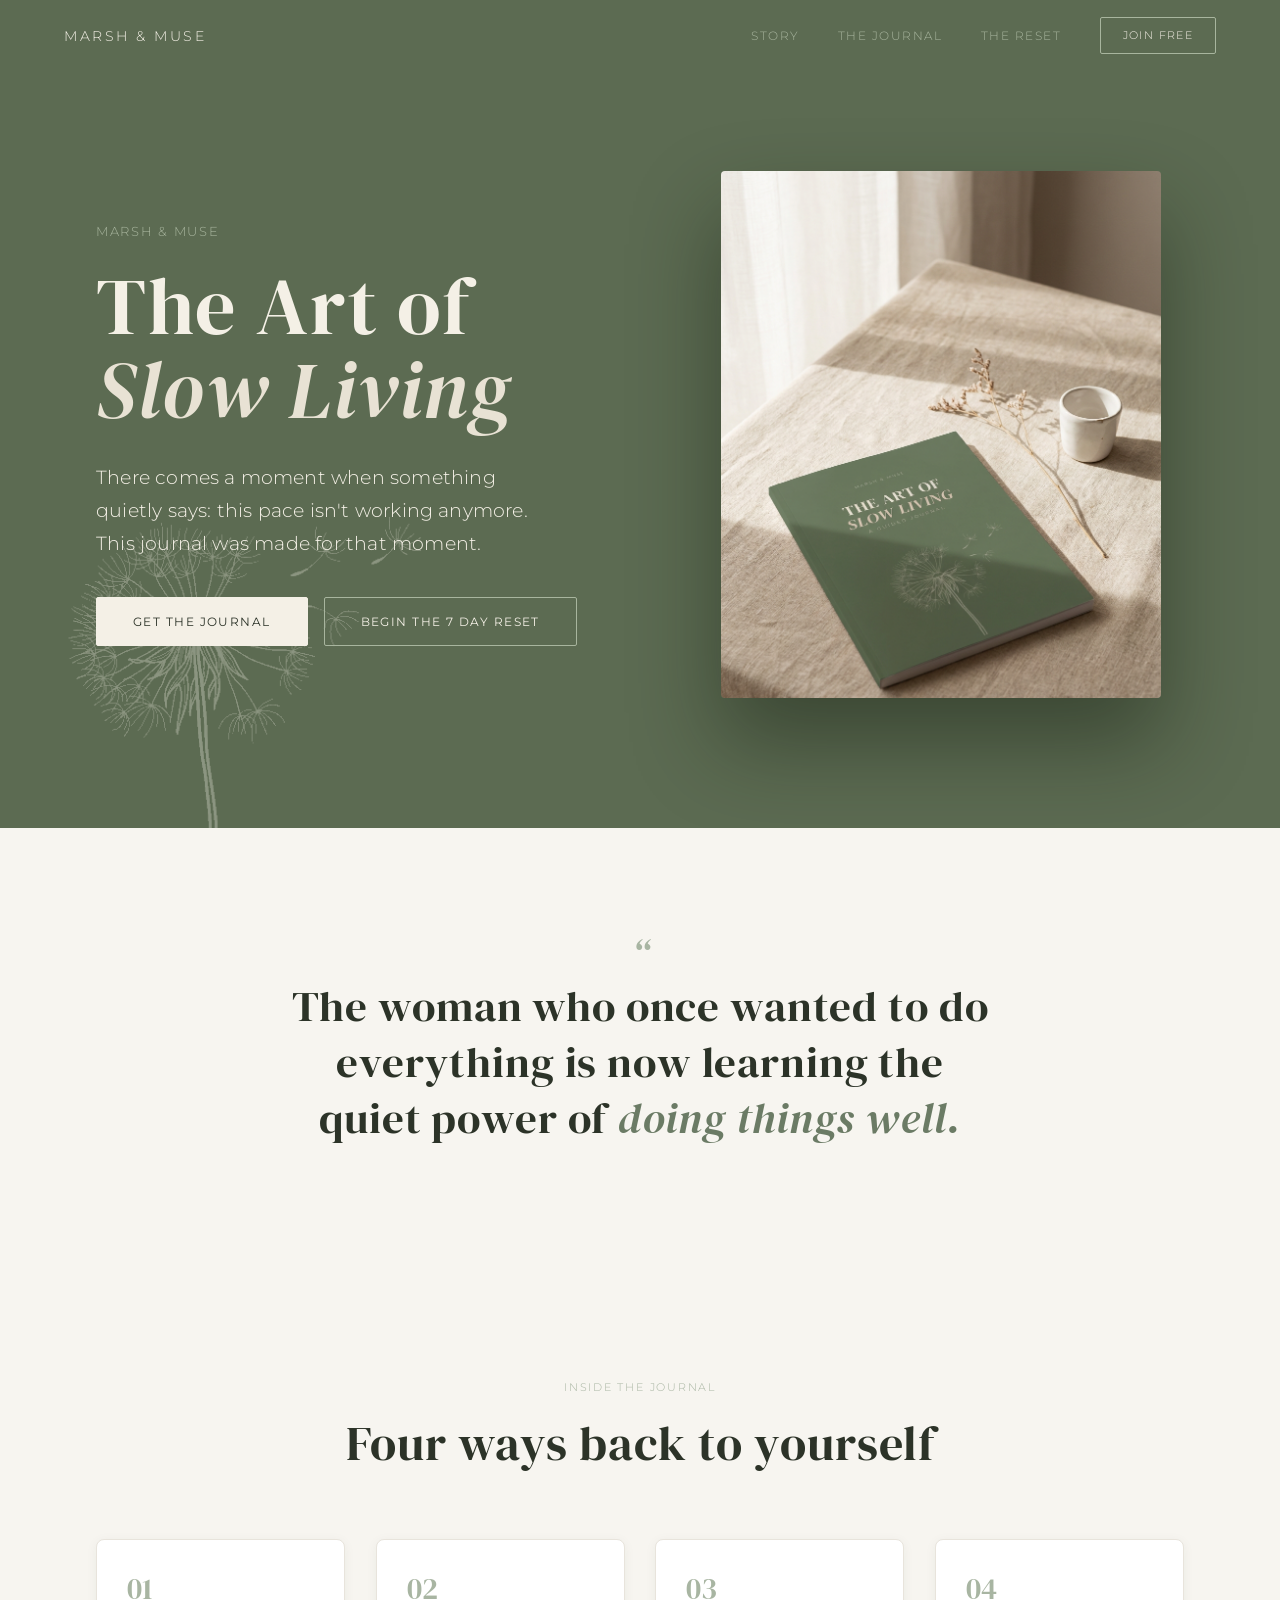
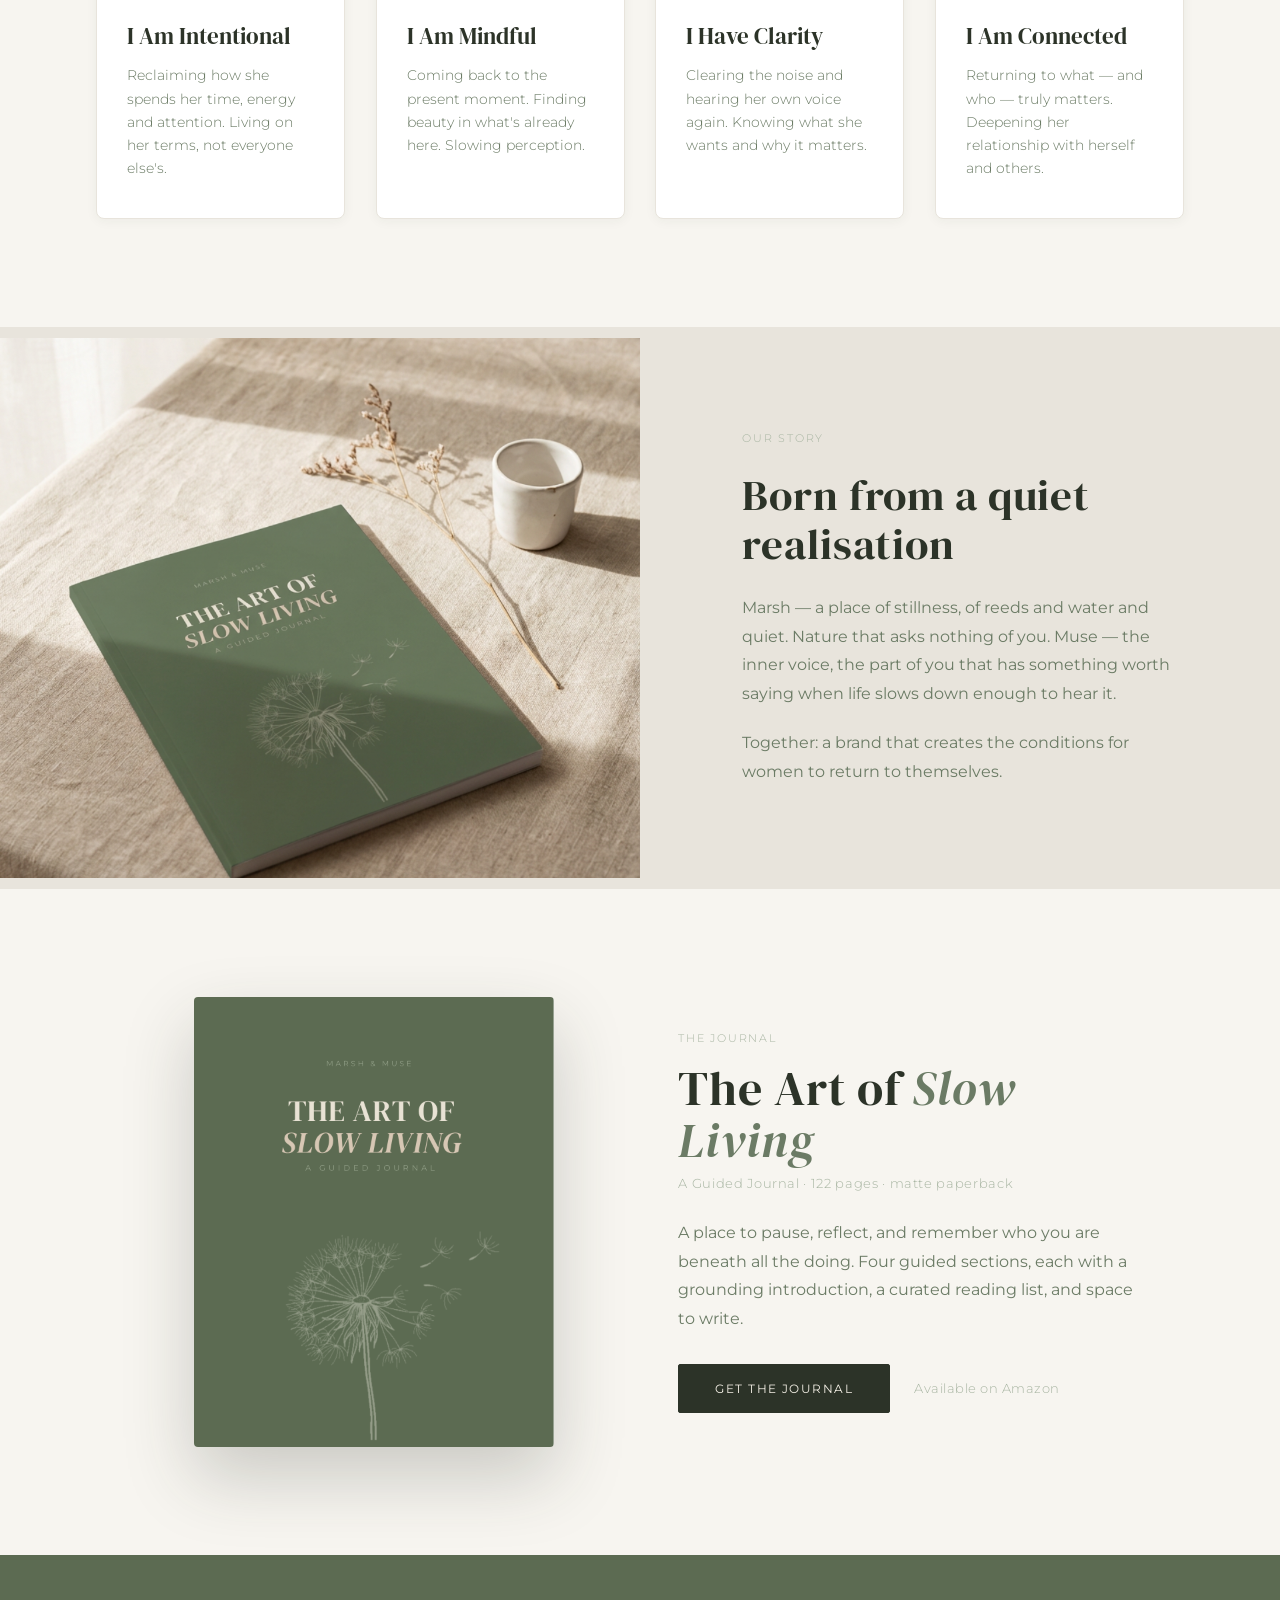
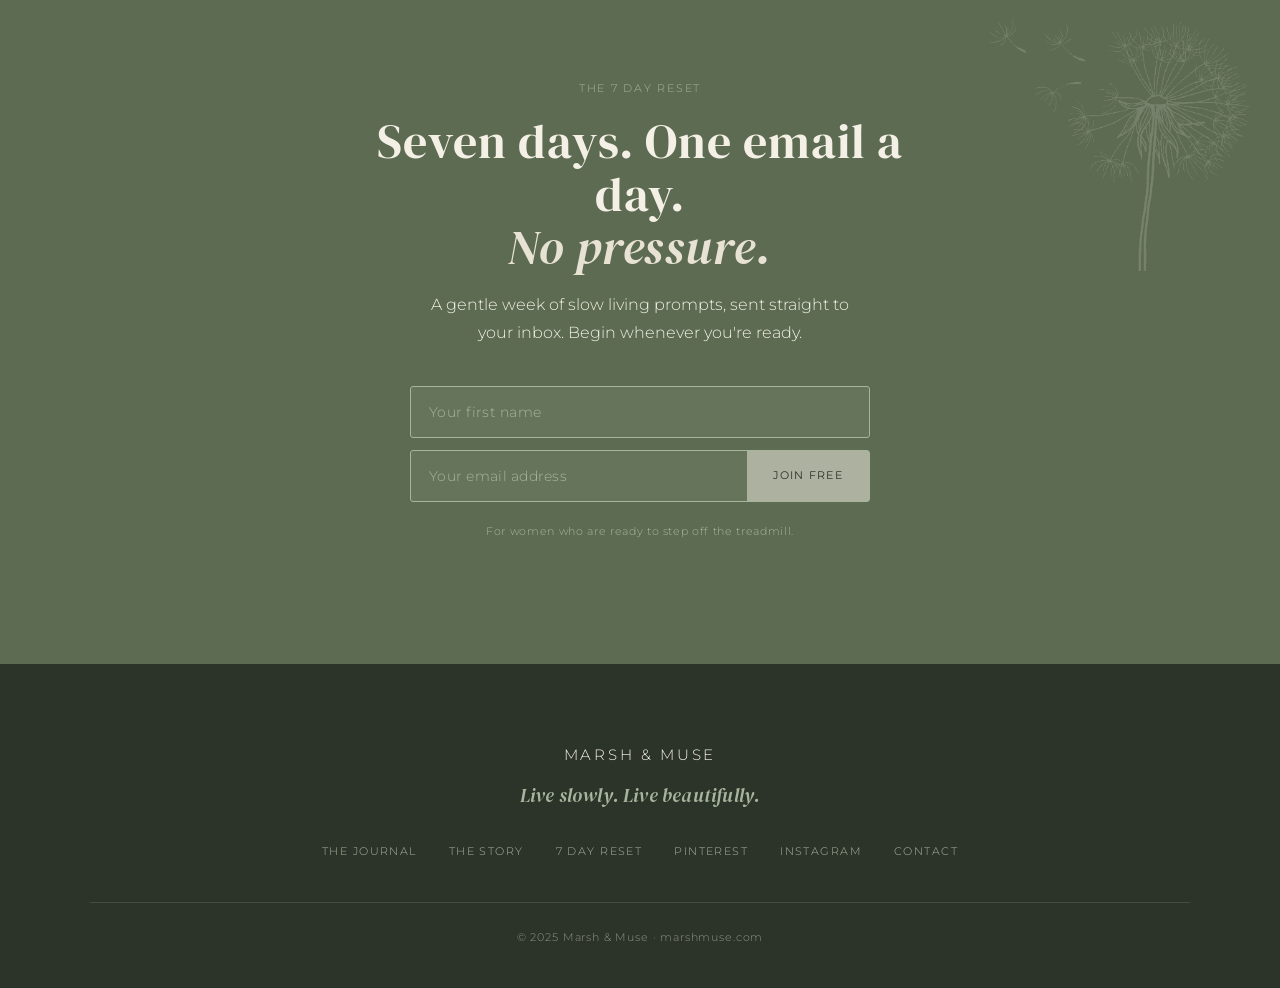
<file: index.html>
<!DOCTYPE html>
<html lang="en">
<head>
<meta charset="utf-8">
<meta name="viewport" content="width=device-width, initial-scale=1">
<title>Marsh &amp; Muse — The Art of Slow Living</title>
<meta name="description" content="The Art of Slow Living: A Guided Journal. A slow-living lifestyle brand for women ready to reclaim their time and live with quiet intention. Live slowly. Live beautifully.">
<meta name="theme-color" content="#5C6B52">
<meta property="og:title" content="Marsh &amp; Muse — The Art of Slow Living">
<meta property="og:description" content="Live slowly. Live beautifully. A guided journal for women ready to step off the treadmill.">
<meta property="og:type" content="website">
<meta property="og:image" content="assets/journal-cover.png">
<link rel="preload" href="fonts/DMSerifDisplay-Regular.ttf" as="font" type="font/ttf" crossorigin>
<link rel="preload" href="fonts/Montserrat-VariableFont_wght.ttf" as="font" type="font/ttf" crossorigin>
<link rel="stylesheet" href="styles.css">
</head>
<body>

<!-- ============================ HEADER ============================ -->
<header class="site-header" id="siteHeader">
  <a class="site-header__mark" href="#top">Marsh &amp; Muse</a>
  <nav class="site-nav">
    <a class="nav-link" href="#story">Story</a>
    <a class="nav-link" href="#journal">The Journal</a>
    <a class="nav-link" href="#reset">The Reset</a>
    <a class="mm-btn mm-btn--outline nav-cta" href="#reset">Join Free</a>
  </nav>
</header>

<main id="top">

  <!-- ============================ HERO ============================ -->
  <section class="hero on-moss">
    <img class="hero__dandelion" src="assets/dandelion-cream-transparent.png" alt="" aria-hidden="true">
    <div class="hero__grid">
      <div class="hero__inner">
        <p class="eyebrow">Marsh &amp; Muse</p>
        <h1>The Art of<br><em>Slow Living</em></h1>
        <p class="hero__lede">
          There comes a moment when something quietly says: this pace isn't working anymore.
          This journal was made for that moment.
        </p>
        <div class="hero__cta">
          <a class="mm-btn" href="#journal">Get the Journal</a>
          <a class="mm-btn mm-btn--outline" href="#reset">Begin the 7 Day Reset</a>
        </div>
      </div>
      <div class="hero__photo">
        <img src="assets/journal-hero-photo.png" alt="The Art of Slow Living journal resting on linen in soft morning light">
      </div>
    </div>
  </section>

  <!-- ============================ QUOTE ============================ -->
  <section class="quote">
    <div class="quote__inner reveal">
      <span class="quote__mark">&ldquo;</span>
      <p>
        The woman who once wanted to do everything is now learning the quiet power of
        <em> doing things well.</em>
      </p>
    </div>
  </section>

  <!-- ============================ PILLARS ============================ -->
  <section class="pillars">
    <div class="section-head reveal">
      <p class="label">Inside the journal</p>
      <h2>Four ways back to yourself</h2>
    </div>
    <div class="pillar-grid">
      <article class="pillar reveal">
        <div class="pillar__no">01</div>
        <h3>I Am Intentional</h3>
        <p>Reclaiming how she spends her time, energy and attention. Living on her terms, not everyone else's.</p>
      </article>
      <article class="pillar reveal">
        <div class="pillar__no">02</div>
        <h3>I Am Mindful</h3>
        <p>Coming back to the present moment. Finding beauty in what's already here. Slowing perception.</p>
      </article>
      <article class="pillar reveal">
        <div class="pillar__no">03</div>
        <h3>I Have Clarity</h3>
        <p>Clearing the noise and hearing her own voice again. Knowing what she wants and why it matters.</p>
      </article>
      <article class="pillar reveal">
        <div class="pillar__no">04</div>
        <h3>I Am Connected</h3>
        <p>Returning to what — and who — truly matters. Deepening her relationship with herself and others.</p>
      </article>
    </div>
  </section>

  <!-- ============================ STORY ============================ -->
  <section class="story" id="story">
    <div class="story__media">
      <img src="assets/journal-product-photo.png" alt="The journal styled with dried botanicals and a stoneware cup on linen">
    </div>
    <div class="story__body reveal">
      <p class="label">Our story</p>
      <h2>Born from a quiet realisation</h2>
      <p>
        Marsh — a place of stillness, of reeds and water and quiet. Nature that asks nothing of you.
        Muse — the inner voice, the part of you that has something worth saying when life slows
        down enough to hear it.
      </p>
      <p>Together: a brand that creates the conditions for women to return to themselves.</p>
    </div>
  </section>

  <!-- ============================ JOURNAL ============================ -->
  <section class="journal" id="journal">
    <div class="journal__cover reveal">
      <img src="assets/journal-cover-new.png" alt="The Art of Slow Living — A Guided Journal">
    </div>
    <div class="journal__body reveal">
      <p class="label">The Journal</p>
      <h2>The Art of <em>Slow Living</em></h2>
      <p class="journal__meta">A Guided Journal · 122 pages · matte paperback</p>
      <p class="desc">
        A place to pause, reflect, and remember who you are beneath all the doing. Four guided
        sections, each with a grounding introduction, a curated reading list, and space to write.
      </p>
      <div class="journal__buy">
        <a class="mm-btn" href="https://www.amazon.co.uk/dp/B0H3P3NLXG" target="_blank" rel="noopener" aria-label="Get the journal on Amazon">Get the Journal</a>
        <span>Available on Amazon</span>
      </div>
    </div>
  </section>

  <!-- ============================ RESET ============================ -->
  <section class="reset on-moss" id="reset">
    <img class="reset__dandelion" src="assets/dandelion-cream-transparent.png" alt="" aria-hidden="true">
    <div class="reset__inner">
      <p class="label">The 7 Day Reset</p>
      <h2>Seven days. One email a day.<br><em>No pressure.</em></h2>
      <p class="reset__lede">
        A gentle week of slow living prompts, sent straight to your inbox. Begin whenever you're ready.
      </p>
      <form class="reset__form" id="resetForm" novalidate>
        <label class="reset__field">
          <input type="text" id="resetName" placeholder="Your first name" autocomplete="given-name" aria-label="Your first name">
        </label>
        <label class="reset__field reset__field--row">
          <input type="email" id="resetEmail" placeholder="Your email address" autocomplete="email" aria-label="Your email address">
          <button type="submit">Join Free</button>
        </label>
      </form>
      <div class="reset__confirm">Welcome. Your first day is in your inbox now.</div>
      <p class="reset__fine">For women who are ready to step off the treadmill.</p>
    </div>
  </section>

</main>

<!-- ============================ FOOTER ============================ -->
<footer class="site-footer">
  <div class="site-footer__inner">
    <div class="site-footer__mark">Marsh &amp; Muse</div>
    <p class="site-footer__tagline">Live slowly. Live beautifully.</p>
    <nav>
      <a href="#journal">The Journal</a>
      <a href="#story">The Story</a>
      <a href="#reset">7 Day Reset</a>
      <a href="https://www.pinterest.com/YOUR_PINTEREST_HANDLE" target="_blank" rel="noopener noreferrer">Pinterest</a>
      <a href="https://www.instagram.com/YOUR_INSTAGRAM_HANDLE" target="_blank" rel="noopener noreferrer">Instagram</a>
      <a href="#">Contact</a>
    </nav>
    <div class="site-footer__legal">© 2025 Marsh &amp; Muse · marshmuse.com</div>
  </div>
</footer>

<script>
  // Sticky header: frost on scroll
  var header = document.getElementById('siteHeader');
  function onScroll() {
    if (window.scrollY > 40) header.classList.add('scrolled');
    else header.classList.remove('scrolled');
  }
  window.addEventListener('scroll', onScroll, { passive: true });
  onScroll();

  // Gentle reveal-on-scroll
  var reveals = document.querySelectorAll('.reveal');
  if ('IntersectionObserver' in window) {
    var io = new IntersectionObserver(function (entries) {
      entries.forEach(function (e) {
        if (e.isIntersecting) { e.target.classList.add('in'); io.unobserve(e.target); }
      });
    }, { threshold: 0.12 });
    reveals.forEach(function (el) { io.observe(el); });
    // Safety: never leave content stuck invisible
    setTimeout(function () { reveals.forEach(function (el) { el.classList.add('in'); }); }, 1800);
  } else {
    reveals.forEach(function (el) { el.classList.add('in'); });
  }

  // ── 7 Day Reset signup → MailerLite ──────────────────────────────
  // Posts to the branded form "The 7 Day Reset — Signup" (ID 189018871730013769),
  // which adds subscribers to the "7 Day Reset Freebie" group (ID 180381151988286588),
  // which triggers the "The 7 Day Reset" automation (one email a day for seven days).
  // Note: this form uses double opt-in — subscribers confirm via a first email,
  // then the daily sequence begins.
  var MAILERLITE_SUBSCRIBE_URL = 'https://assets.mailerlite.com/jsonp/2075724/forms/189018871730013769/subscribe';

  var form = document.getElementById('resetForm');
  var nameInput = document.getElementById('resetName');
  var input = document.getElementById('resetEmail');
  var reset = document.getElementById('reset');
  function syncValid() {
    var ok = /\S+@\S+\.\S+/.test(input.value) && nameInput.value.trim().length > 0;
    form.classList.toggle('valid', ok);
    return ok;
  }
  nameInput.addEventListener('input', syncValid);
  input.addEventListener('input', syncValid);
  form.addEventListener('submit', function (e) {
    e.preventDefault();
    if (!syncValid()) return;
    if (MAILERLITE_SUBSCRIBE_URL) {
      var body = 'fields[name]=' + encodeURIComponent(nameInput.value.trim()) +
                 '&fields[email]=' + encodeURIComponent(input.value) + '&ml-submit=1&anticsrf=true';
      // no-cors: MailerLite returns an opaque response; the subscribe still registers server-side.
      fetch(MAILERLITE_SUBSCRIBE_URL, {
        method: 'POST',
        mode: 'no-cors',
        headers: { 'Content-Type': 'application/x-www-form-urlencoded' },
        body: body
      }).catch(function () {});
    }
    reset.classList.add('done');
  });
</script>

</body>
</html>
</file>
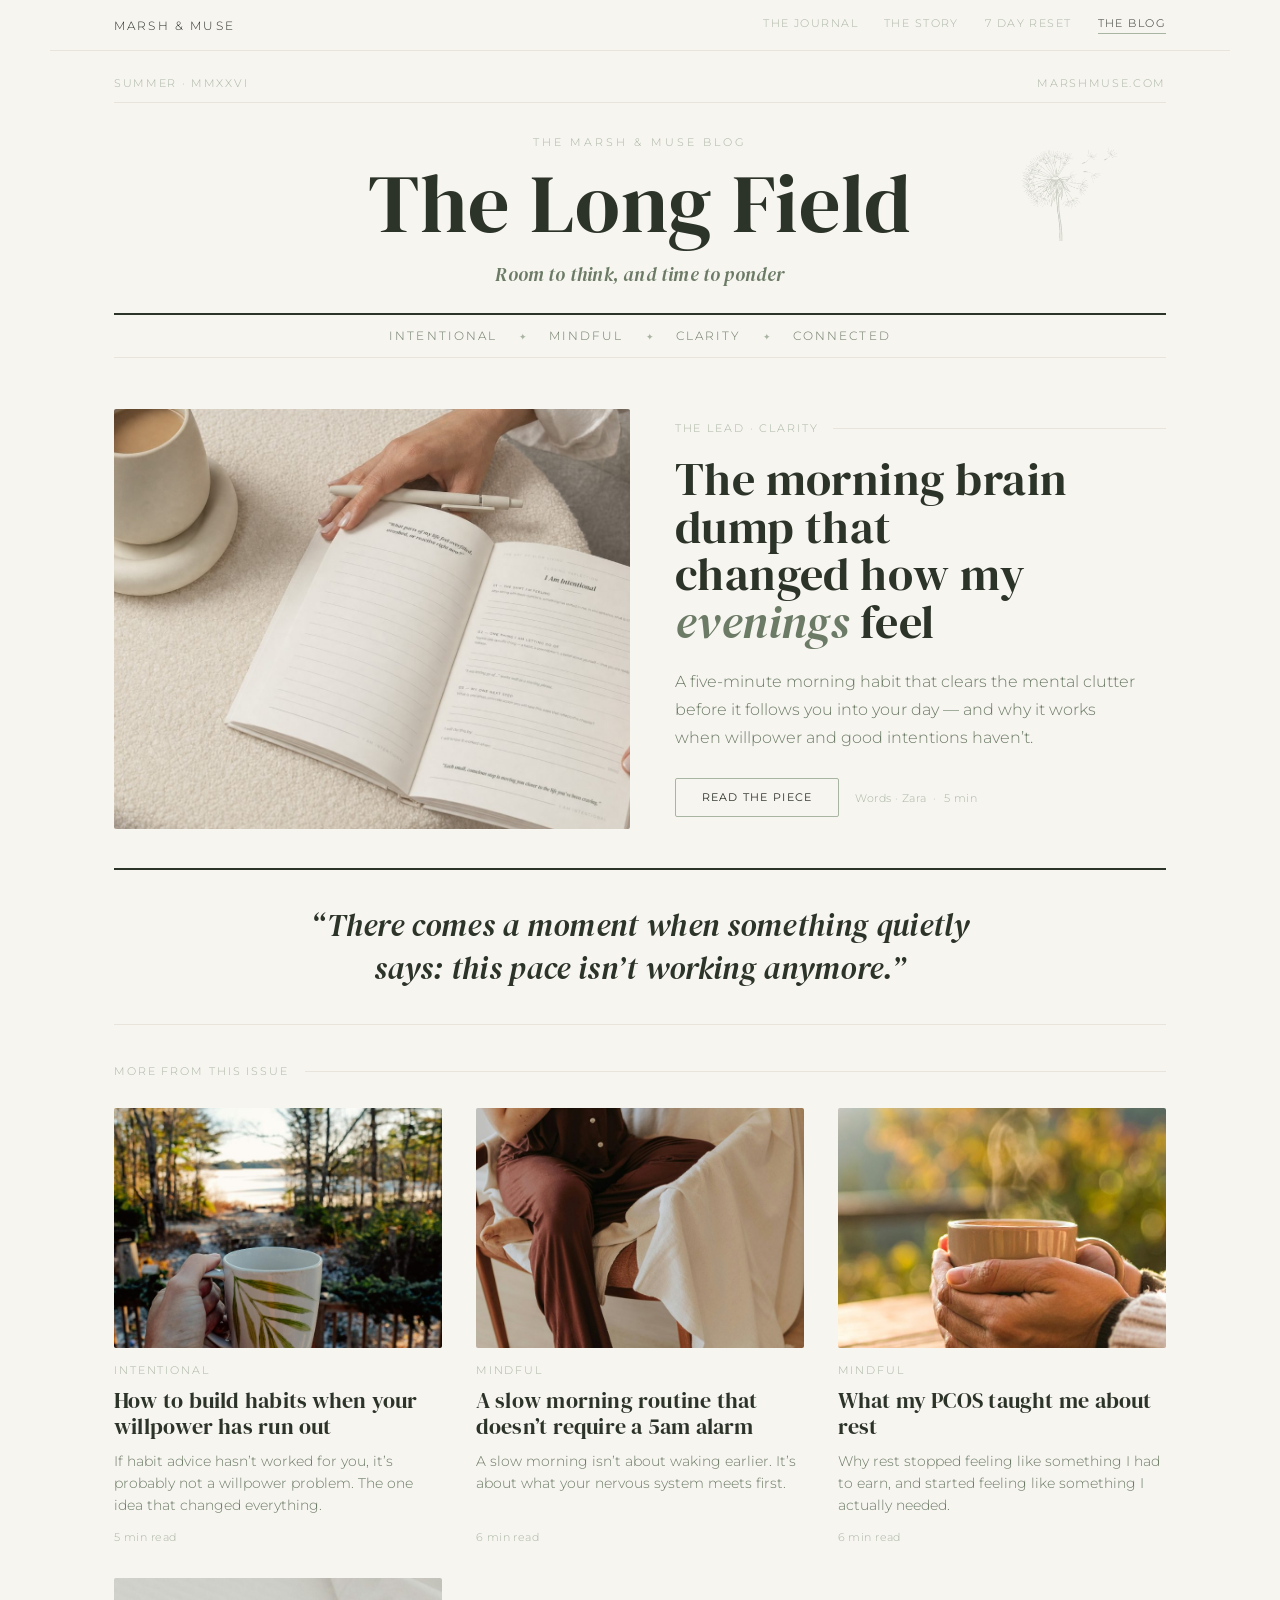
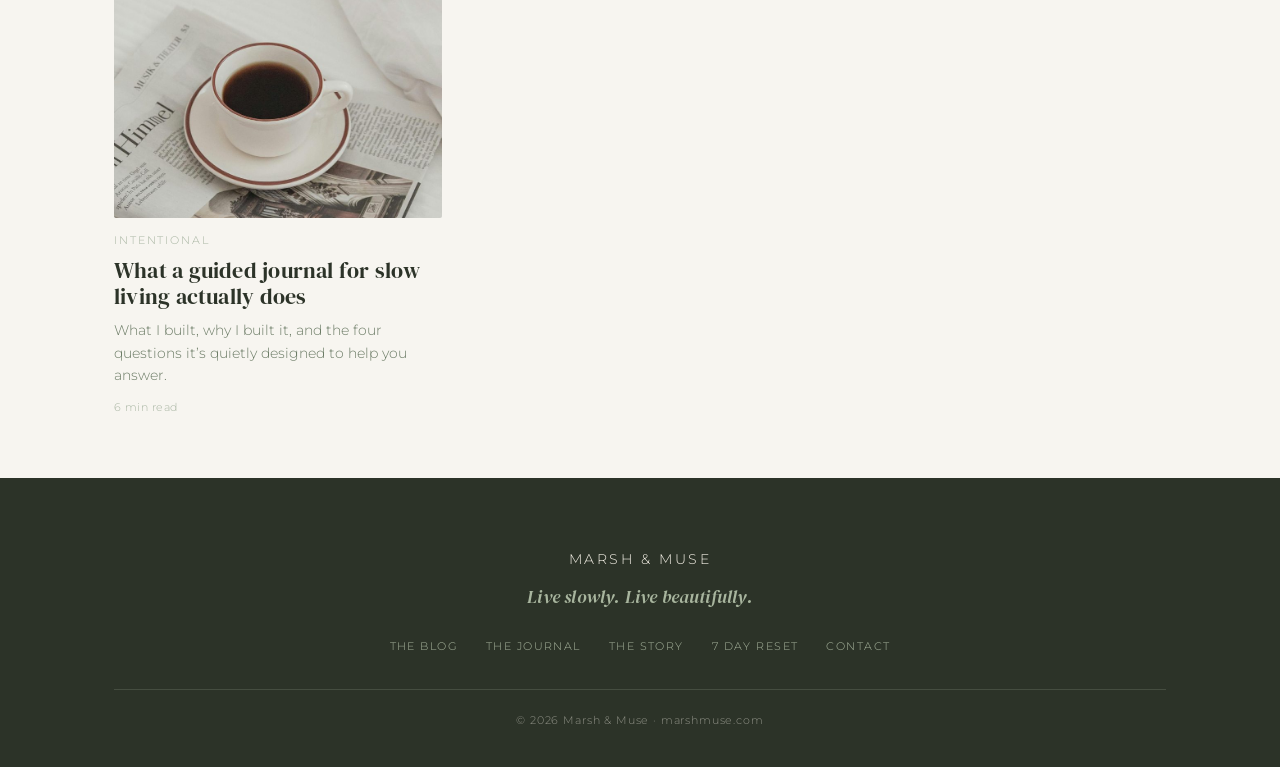
<file: blog/index.html>
<!DOCTYPE html>
<html lang="en">
<head>
<meta charset="utf-8">
<meta name="viewport" content="width=device-width, initial-scale=1">
<title>The Long Field &middot; Marsh &amp; Muse</title>
<meta name="description" content="The Long Field — the Marsh &amp; Muse blog. Room to think, and time to ponder.">
<link rel="preconnect" href="https://fonts.googleapis.com">
<link rel="preconnect" href="https://fonts.gstatic.com" crossorigin>
<link href="https://fonts.googleapis.com/css2?family=DM+Serif+Display:ital@0;1&family=Montserrat:ital,wght@0,300;0,400;1,400&display=swap" rel="stylesheet">
<link rel="stylesheet" href="blog.css">
</head>
<body>
  <header class="wrap pad sitenav" data-screen-label="Blog index">
    <a href="/" class="wordmark">Marsh &amp; Muse</a>
    <nav>
      <a href="/#journal">The Journal</a>
      <a href="/#story">The Story</a>
      <a href="/#reset">7 Day Reset</a>
      <a href="/blog/" class="active">The Blog</a>
    </nav>
  </header>

  <div class="wrap pad">
    <div class="meta-rule">
      <span>Summer &middot; MMXXVI</span>
      <span>marshmuse.com</span>
    </div>

    <div class="masthead">
      <img class="dandelion" src="images/dandelion-sage.png" alt="">
      <p class="eyebrow">The Marsh &amp; Muse Blog</p>
      <h1>The Long Field</h1>
      <p class="motto">Room to think, and time to ponder</p>
    </div>

    <nav class="desks">
      <a href="#">Intentional</a>
      <span class="desk-dot">&#10022;</span><a href="#">Mindful</a>
      <span class="desk-dot">&#10022;</span><a href="#">Clarity</a>
      <span class="desk-dot">&#10022;</span><a href="#">Connected</a>
    </nav>
  </div>

  <main class="wrap pad">
    <!-- LEAD STORY -->
    <section class="lead">
      <a href="posts/morning-brain-dump-routine.html" class="media" aria-label="Read: The morning brain dump that changed how my evenings feel">
        <img src="images/journal-open-pen.jpg" alt="An open journal on a soft surface with a pen resting across it and a cup of coffee nearby, in warm morning light.">
      </a>
      <div>
        <div class="lead-head"><span class="kicker">The Lead &middot; Clarity</span><span class="rule-line"></span></div>
        <h2>The morning brain dump that<br>changed how my <em>evenings</em> feel</h2>
        <p class="standfirst">A five-minute morning habit that clears the mental clutter before it follows you into your day — and why it works when willpower and good intentions haven&rsquo;t.</p>
        <div class="byline"><a href="posts/morning-brain-dump-routine.html" class="btn">Read the piece</a><span class="meta">Words &middot; Zara &nbsp;&middot;&nbsp; 5 min</span></div>
      </div>
    </section>

    <!-- PULL QUOTE -->
    <section class="pullquote">
      <p>&ldquo;There comes a moment when something quietly says: this pace isn&rsquo;t working anymore.&rdquo;</p>
    </section>

    <!-- MORE FROM THIS ISSUE -->
    <section>
      <div class="section-head"><span class="kicker">More from this issue</span><span class="rule-line"></span></div>
      <div class="grid">
        <a class="card" href="posts/how-to-build-habits-without-willpower.html">
          <span class="media media--card"><img src="images/leaf-mug-lake.jpg" alt="A hand holding a leaf-painted mug, looking out over a still lake fringed with trees."></span>
          <span class="kicker">Intentional</span>
          <h3>How to build habits when your willpower has run out</h3>
          <p class="dek">If habit advice hasn&rsquo;t worked for you, it&rsquo;s probably not a willpower problem. The one idea that changed everything.</p>
          <span class="meta meta--foot">5 min read</span>
        </a>

        <a class="card" href="posts/slow-morning-routine-for-women.html">
          <span class="media media--card"><img src="images/pajamas-mug-blanket.jpg" alt="A woman in soft loungewear sits with a warm mug and a cream throw over her lap."></span>
          <span class="kicker">Mindful</span>
          <h3>A slow morning routine that doesn&rsquo;t require a 5am alarm</h3>
          <p class="dek">A slow morning isn&rsquo;t about waking earlier. It&rsquo;s about what your nervous system meets first.</p>
          <span class="meta meta--foot">6 min read</span>
        </a>

        <a class="card" href="posts/pcos-and-stress-management.html">
          <span class="media media--card"><img src="images/hands-mug-garden.jpg" alt="A pair of hands wrapped around a warm mug outdoors, a soft garden blurred behind in golden light."></span>
          <span class="kicker">Mindful</span>
          <h3>What my PCOS taught me about rest</h3>
          <p class="dek">Why rest stopped feeling like something I had to earn, and started feeling like something I actually needed.</p>
          <span class="meta meta--foot">6 min read</span>
        </a>

        <a class="card" href="posts/guided-journal-slow-living.html">
          <span class="media media--card"><img src="images/coffee-magazine.jpg" alt="A cup of coffee on a saucer resting on an open magazine, on white bedlinen."></span>
          <span class="kicker">Intentional</span>
          <h3>What a guided journal for slow living actually does</h3>
          <p class="dek">What I built, why I built it, and the four questions it&rsquo;s quietly designed to help you answer.</p>
          <span class="meta meta--foot">6 min read</span>
        </a>
      </div>
    </section>
  </main>

  <footer>
    <div class="fwrap">
      <div class="fmark">Marsh &amp; Muse</div>
      <p class="ftag">Live slowly. Live beautifully.</p>
      <nav>
        <a href="/blog/">The Blog</a>
        <a href="/#journal">The Journal</a>
        <a href="/#story">The Story</a>
        <a href="/#reset">7 Day Reset</a>
        <a href="/#contact">Contact</a>
      </nav>
      <div class="legal">&copy; 2026 Marsh &amp; Muse &middot; marshmuse.com</div>
    </div>
  </footer>
</body>
</html>
</file>
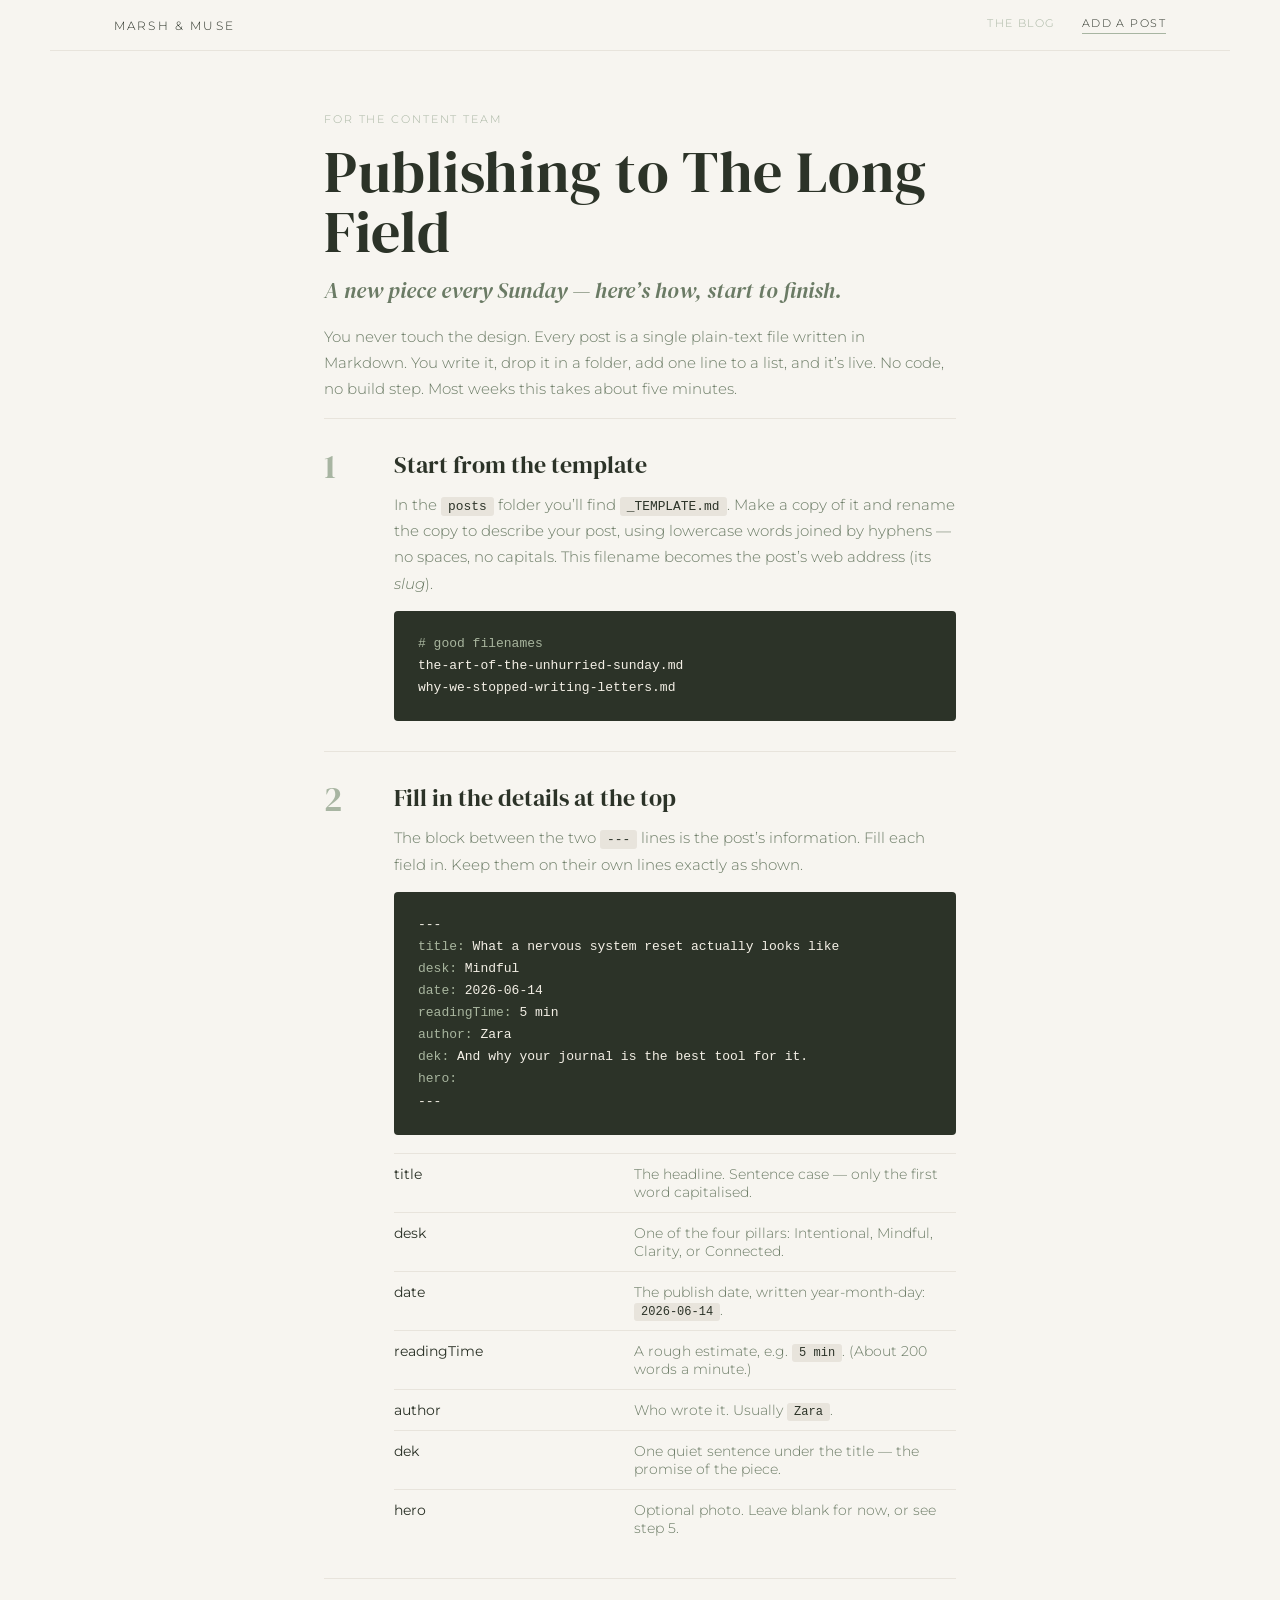
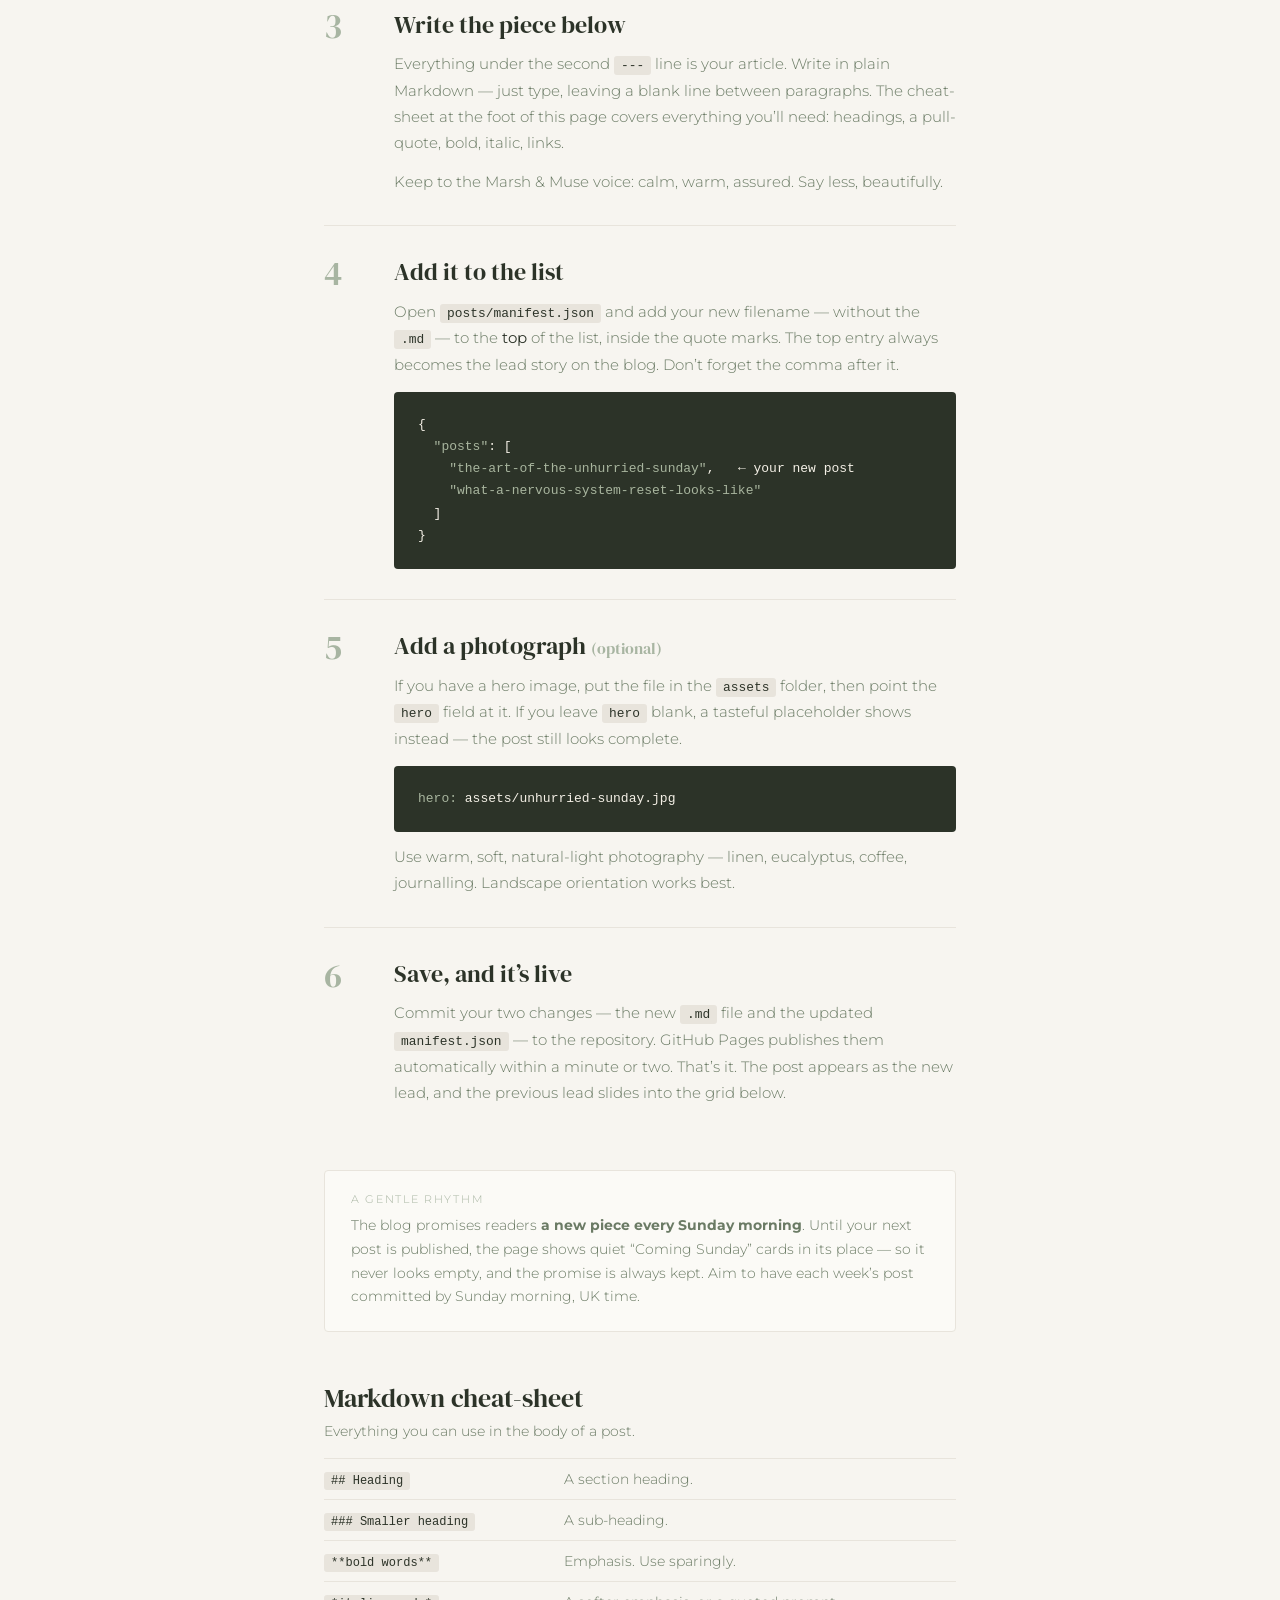
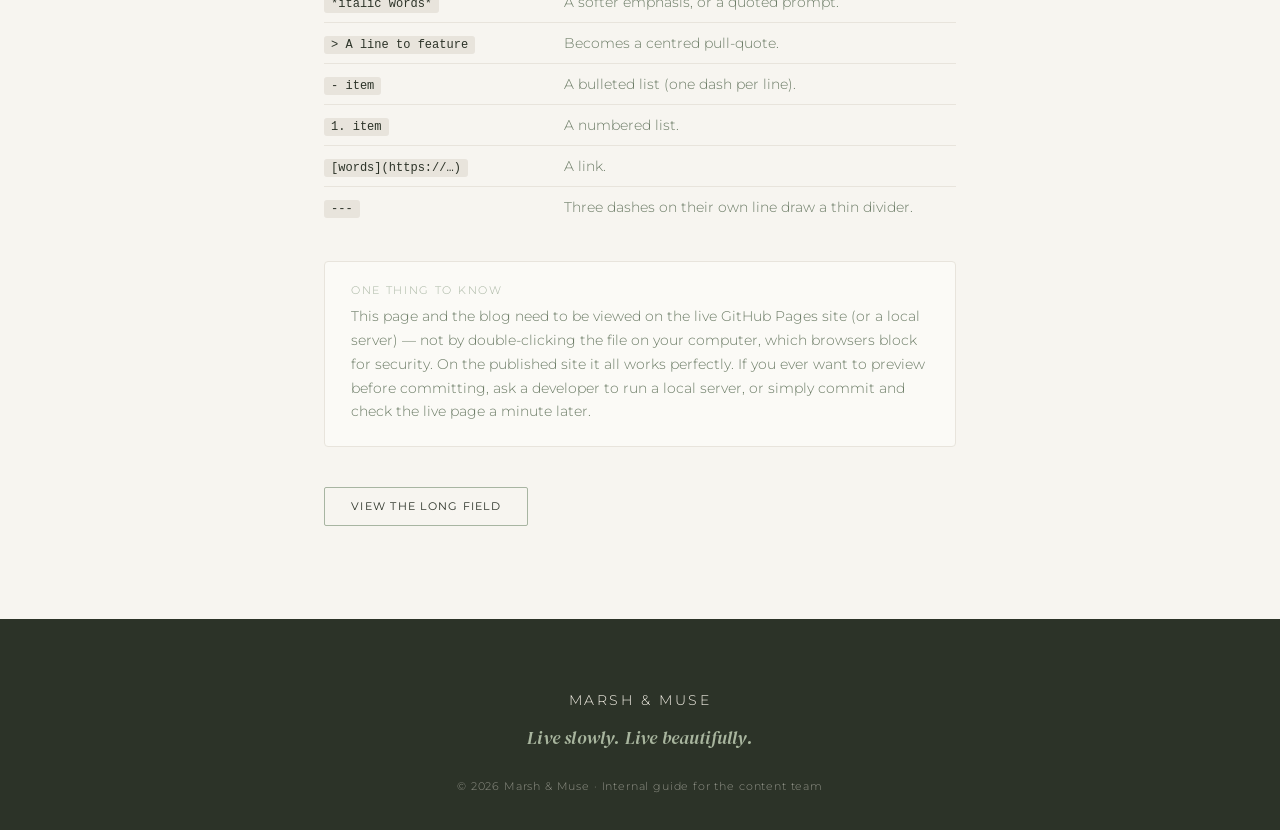
<file: blog/how-to-add-a-post.html>
<!DOCTYPE html>
<html lang="en">
<head>
<meta charset="utf-8">
<meta name="viewport" content="width=device-width, initial-scale=1">
<title>How to add a post &middot; The Long Field</title>
<link rel="preconnect" href="https://fonts.googleapis.com">
<link rel="preconnect" href="https://fonts.gstatic.com" crossorigin>
<link href="https://fonts.googleapis.com/css2?family=DM+Serif+Display:ital@0;1&family=Montserrat:ital,wght@0,300;0,400;1,400&display=swap" rel="stylesheet">
<link rel="stylesheet" href="brand.css">
<style>
  .guide { padding-top:clamp(32px,4vw,52px); padding-bottom:clamp(48px,6vw,80px); }
  .guide h1 {
    font-family:var(--font-display); font-weight:400; color:var(--forest);
    font-size:clamp(2.4rem,5vw,3.6rem); line-height:1.05; letter-spacing:.01em; margin:0 0 12px;
  }
  .guide .lede {
    font-family:var(--font-display); font-style:italic; color:var(--sage-deep);
    font-size:clamp(1.1rem,2vw,1.4rem); margin:0 0 8px; line-height:1.4;
  }
  .step {
    display:grid; grid-template-columns:auto 1fr; gap:22px;
    padding:30px 0; border-top:1px solid var(--warm-linen); align-items:start;
  }
  .step:last-of-type { border-bottom:1px solid var(--warm-linen); }
  .step .num {
    font-family:var(--font-display); font-size:34px; color:var(--sage-mid);
    line-height:1; min-width:48px;
  }
  .step h2 {
    font-family:var(--font-display); font-weight:400; color:var(--forest);
    font-size:1.5rem; line-height:1.2; margin:2px 0 12px;
  }
  .step p { font-weight:300; font-size:15px; line-height:1.75; color:var(--sage-deep); margin:0 0 12px; max-width:62ch; }
  .step p:last-child { margin-bottom:0; }
  .step strong { font-weight:400; color:var(--forest); }
  code, .code {
    font-family:'SFMono-Regular', Menlo, Consolas, monospace;
    font-size:.86em; background:var(--warm-linen); color:var(--forest);
    padding:2px 7px; border-radius:3px;
  }
  pre {
    background:var(--forest); color:var(--cream); border-radius:4px;
    padding:22px 24px; overflow:auto; margin:14px 0 0;
    font-family:'SFMono-Regular', Menlo, Consolas, monospace; font-size:13px; line-height:1.7;
  }
  pre .c { color:var(--sage-accent); }
  .callout {
    background:var(--warm-white); border:1px solid var(--warm-linen); border-radius:4px;
    padding:22px 26px; margin:34px 0 0;
  }
  .callout p { font-weight:300; font-size:14px; line-height:1.7; color:var(--sage-deep); margin:0; max-width:64ch; }
  .callout .label { display:block; font-weight:300; font-size:10.5px; letter-spacing:.16em; text-transform:uppercase; color:var(--sage-mid); margin-bottom:8px; }
  .cheats { margin-top:18px; border-collapse:collapse; width:100%; }
  .cheats td { border-top:1px solid var(--warm-linen); padding:11px 12px 11px 0; font-size:14px; color:var(--sage-deep); font-weight:300; vertical-align:top; }
  .cheats td:first-child { width:240px; }
</style>
</head>
<body>

  <header class="wrap pad sitenav">
    <a class="wordmark" href="../">Marsh &amp; Muse</a>
    <nav>
      <a href="index.html">The Blog</a>
      <a href="how-to-add-a-post.html" class="active">Add a post</a>
    </nav>
  </header>

  <main class="wrap--narrow pad guide">
    <p class="kicker" style="margin-bottom:16px">For the content team</p>
    <h1>Publishing to The Long Field</h1>
    <p class="lede">A new piece every Sunday — here&rsquo;s how, start to finish.</p>
    <p style="font-weight:300; font-size:15px; line-height:1.75; color:var(--sage-deep); max-width:62ch; margin-top:18px;">
      You never touch the design. Every post is a single plain-text file written in Markdown.
      You write it, drop it in a folder, add one line to a list, and it&rsquo;s live. No code, no build step.
      Most weeks this takes about five minutes.
    </p>

    <div class="step">
      <div class="num">1</div>
      <div>
        <h2>Start from the template</h2>
        <p>In the <code>posts</code> folder you&rsquo;ll find <code>_TEMPLATE.md</code>. Make a copy of it
        and rename the copy to describe your post, using lowercase words joined by hyphens — no spaces, no capitals.
        This filename becomes the post&rsquo;s web address (its <em>slug</em>).</p>
        <pre><span class="c"># good filenames</span>
the-art-of-the-unhurried-sunday.md
why-we-stopped-writing-letters.md</pre>
      </div>
    </div>

    <div class="step">
      <div class="num">2</div>
      <div>
        <h2>Fill in the details at the top</h2>
        <p>The block between the two <code>---</code> lines is the post&rsquo;s information. Fill each field in.
        Keep them on their own lines exactly as shown.</p>
        <pre>---
<span class="c">title:</span> What a nervous system reset actually looks like
<span class="c">desk:</span> Mindful
<span class="c">date:</span> 2026-06-14
<span class="c">readingTime:</span> 5 min
<span class="c">author:</span> Zara
<span class="c">dek:</span> And why your journal is the best tool for it.
<span class="c">hero:</span>
---</pre>
        <table class="cheats">
          <tr><td><strong>title</strong></td><td>The headline. Sentence case — only the first word capitalised.</td></tr>
          <tr><td><strong>desk</strong></td><td>One of the four pillars: Intentional, Mindful, Clarity, or Connected.</td></tr>
          <tr><td><strong>date</strong></td><td>The publish date, written year-month-day: <code>2026-06-14</code>.</td></tr>
          <tr><td><strong>readingTime</strong></td><td>A rough estimate, e.g. <code>5 min</code>. (About 200 words a minute.)</td></tr>
          <tr><td><strong>author</strong></td><td>Who wrote it. Usually <code>Zara</code>.</td></tr>
          <tr><td><strong>dek</strong></td><td>One quiet sentence under the title — the promise of the piece.</td></tr>
          <tr><td><strong>hero</strong></td><td>Optional photo. Leave blank for now, or see step 5.</td></tr>
        </table>
      </div>
    </div>

    <div class="step">
      <div class="num">3</div>
      <div>
        <h2>Write the piece below</h2>
        <p>Everything under the second <code>---</code> line is your article. Write in plain Markdown —
        just type, leaving a blank line between paragraphs. The cheat-sheet at the foot of this page
        covers everything you&rsquo;ll need: headings, a pull-quote, bold, italic, links.</p>
        <p>Keep to the Marsh &amp; Muse voice: calm, warm, assured. Say less, beautifully.</p>
      </div>
    </div>

    <div class="step">
      <div class="num">4</div>
      <div>
        <h2>Add it to the list</h2>
        <p>Open <code>posts/manifest.json</code> and add your new filename — without the <code>.md</code> —
        to the <strong>top</strong> of the list, inside the quote marks. The top entry always becomes the
        lead story on the blog. Don&rsquo;t forget the comma after it.</p>
        <pre>{
  <span class="c">"posts"</span>: [
    <span class="c">"the-art-of-the-unhurried-sunday"</span>,   &larr; your new post
    <span class="c">"what-a-nervous-system-reset-looks-like"</span>
  ]
}</pre>
      </div>
    </div>

    <div class="step">
      <div class="num">5</div>
      <div>
        <h2>Add a photograph <span style="color:var(--sage-mid); font-size:1rem;">(optional)</span></h2>
        <p>If you have a hero image, put the file in the <code>assets</code> folder, then point the
        <code>hero</code> field at it. If you leave <code>hero</code> blank, a tasteful placeholder shows instead —
        the post still looks complete.</p>
        <pre><span class="c">hero:</span> assets/unhurried-sunday.jpg</pre>
        <p style="margin-top:12px">Use warm, soft, natural-light photography — linen, eucalyptus, coffee, journalling.
        Landscape orientation works best.</p>
      </div>
    </div>

    <div class="step">
      <div class="num">6</div>
      <div>
        <h2>Save, and it&rsquo;s live</h2>
        <p>Commit your two changes — the new <code>.md</code> file and the updated <code>manifest.json</code> —
        to the repository. GitHub Pages publishes them automatically within a minute or two. That&rsquo;s it.
        The post appears as the new lead, and the previous lead slides into the grid below.</p>
      </div>
    </div>

    <div class="callout">
      <span class="label">A gentle rhythm</span>
      <p>The blog promises readers <strong>a new piece every Sunday morning</strong>. Until your next post is
      published, the page shows quiet &ldquo;Coming Sunday&rdquo; cards in its place — so it never looks empty,
      and the promise is always kept. Aim to have each week&rsquo;s post committed by Sunday morning, UK time.</p>
    </div>

    <h2 style="font-family:var(--font-display); font-weight:400; color:var(--forest); font-size:1.6rem; margin:48px 0 6px;">Markdown cheat-sheet</h2>
    <p style="font-weight:300; font-size:14px; color:var(--sage-deep); margin:0 0 4px;">Everything you can use in the body of a post.</p>
    <table class="cheats">
      <tr><td><span class="code">## Heading</span></td><td>A section heading.</td></tr>
      <tr><td><span class="code">### Smaller heading</span></td><td>A sub-heading.</td></tr>
      <tr><td><span class="code">**bold words**</span></td><td>Emphasis. Use sparingly.</td></tr>
      <tr><td><span class="code">*italic words*</span></td><td>A softer emphasis, or a quoted prompt.</td></tr>
      <tr><td><span class="code">&gt; A line to feature</span></td><td>Becomes a centred pull-quote.</td></tr>
      <tr><td><span class="code">- item</span></td><td>A bulleted list (one dash per line).</td></tr>
      <tr><td><span class="code">1. item</span></td><td>A numbered list.</td></tr>
      <tr><td><span class="code">[words](https://&hellip;)</span></td><td>A link.</td></tr>
      <tr><td><span class="code">---</span></td><td>Three dashes on their own line draw a thin divider.</td></tr>
    </table>

    <div class="callout">
      <span class="label">One thing to know</span>
      <p>This page and the blog need to be viewed on the live GitHub Pages site (or a local server) — not by
      double-clicking the file on your computer, which browsers block for security. On the published site it all
      works perfectly. If you ever want to preview before committing, ask a developer to run a local server, or
      simply commit and check the live page a minute later.</p>
    </div>

    <p style="margin-top:40px"><a class="btn" href="index.html">View The Long Field</a></p>
  </main>

  <footer class="foot">
    <div class="fwrap">
      <div class="fmark">Marsh &amp; Muse</div>
      <p class="ftag">Live slowly. Live beautifully.</p>
      <div class="legal" style="border:0; padding-top:0">&copy; 2026 Marsh &amp; Muse &middot; Internal guide for the content team</div>
    </div>
  </footer>

</body>
</html>
</file>
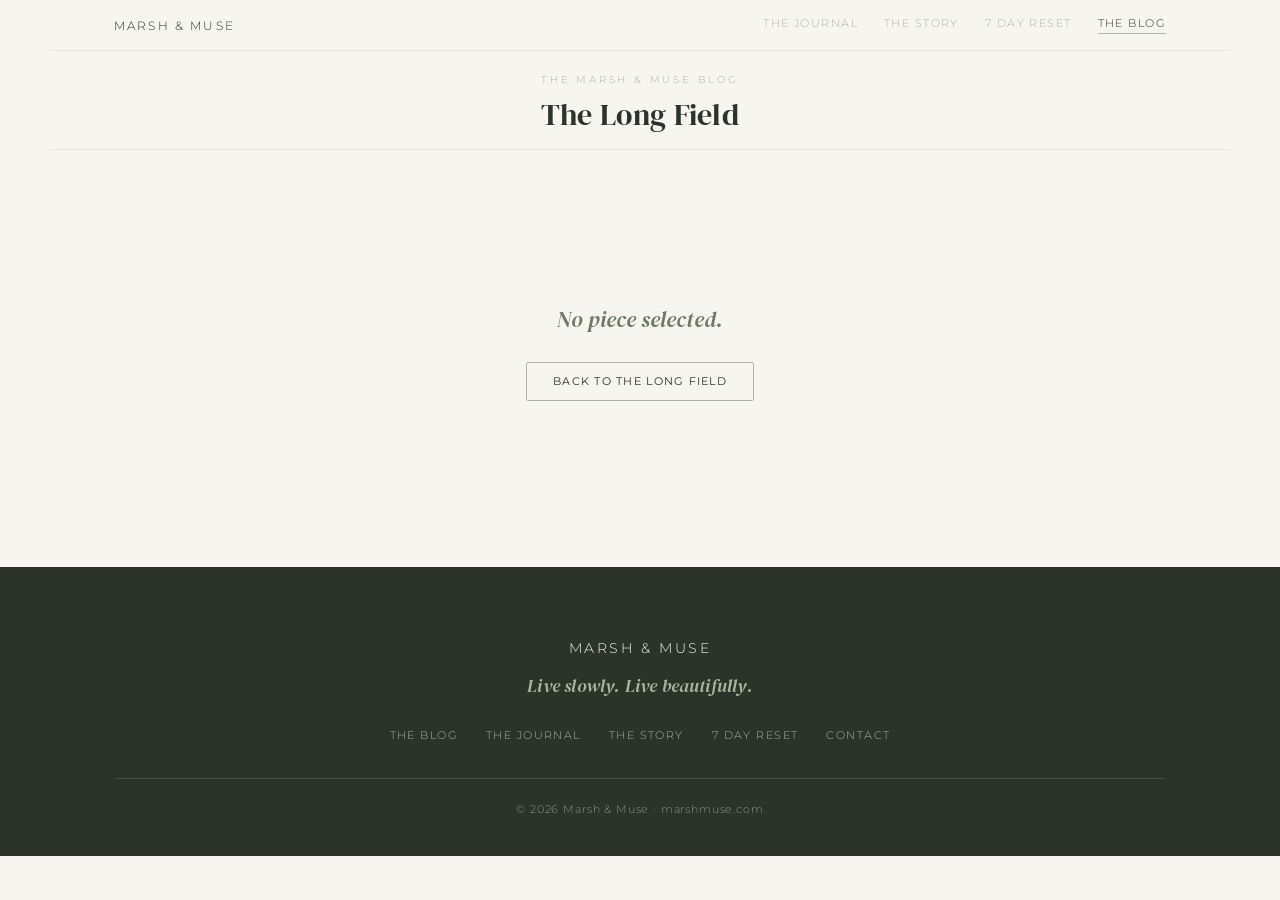
<file: blog/post.html>
<!DOCTYPE html>
<html lang="en">
<head>
<meta charset="utf-8">
<meta name="viewport" content="width=device-width, initial-scale=1">
<title>The Long Field &middot; Marsh &amp; Muse</title>
<link rel="preconnect" href="https://fonts.googleapis.com">
<link rel="preconnect" href="https://fonts.gstatic.com" crossorigin>
<link href="https://fonts.googleapis.com/css2?family=DM+Serif+Display:ital@0;1&family=Montserrat:ital,wght@0,300;0,400;1,400&display=swap" rel="stylesheet">
<link rel="stylesheet" href="brand.css">
</head>
<body>

  <!-- ============ SITE NAV ============ -->
  <header class="wrap pad sitenav">
    <a class="wordmark" href="../">Marsh &amp; Muse</a>
    <nav>
      <a href="#">The Journal</a>
      <a href="#">The Story</a>
      <a href="#">7 Day Reset</a>
      <a href="index.html" class="active">The Blog</a>
    </nav>
  </header>

  <!-- ============ SLIM MASTHEAD ============ -->
  <div class="wrap pad" style="text-align:center; padding-top:22px; padding-bottom:14px; border-bottom:1px solid var(--warm-linen);">
    <a href="index.html" style="text-decoration:none">
      <span style="display:block; font-weight:300; font-size:10px; letter-spacing:.28em; text-transform:uppercase; color:var(--sage-mid); margin-bottom:8px;">The Marsh &amp; Muse Blog</span>
      <span style="font-family:var(--font-display); font-size:30px; color:var(--forest); letter-spacing:.01em;">The Long Field</span>
    </a>
  </div>

  <!-- ============ ARTICLE (rendered by blog.js) ============ -->
  <main class="wrap--narrow pad article" id="article">
    <div class="state"><strong>Turning to the page…</strong>One moment.</div>
  </main>

  <!-- ============ FOOTER ============ -->
  <footer class="foot">
    <div class="fwrap">
      <div class="fmark">Marsh &amp; Muse</div>
      <p class="ftag">Live slowly. Live beautifully.</p>
      <nav>
        <a href="index.html">The Blog</a>
        <a href="#">The Journal</a>
        <a href="#">The Story</a>
        <a href="#">7 Day Reset</a>
        <a href="#">Contact</a>
      </nav>
      <div class="legal">&copy; 2026 Marsh &amp; Muse &middot; marshmuse.com</div>
    </div>
  </footer>

<script src="blog.js"></script>
<script>
(async function () {
  const root = document.getElementById('article');
  const slug = new URLSearchParams(location.search).get('p');

  if (!slug) {
    root.innerHTML = `<div class="state"><strong>No piece selected.</strong>
      <a class="btn" style="margin-top:18px" href="index.html">Back to The Long Field</a></div>`;
    return;
  }

  function hero(p) {
    if (p.hero) return `<div class="plate hero"><img src="${p.hero}" alt=""></div>`;
    return `<div class="plate hero"><span>Photograph</span></div>`;
  }

  try {
    const p = await LF.loadPost(slug);
    document.title = (p.title || 'The Long Field') + ' · Marsh & Muse';

    const byline = [p.author, LF.prettyDate(p.date), p.readingTime].filter(Boolean).join(' &middot; ');

    root.innerHTML = `
      <a class="backlink" href="index.html">&larr;&nbsp;&nbsp;The Long Field</a>
      <div class="article-head">
        <span class="kicker">${p.desk || 'Marsh &amp; Muse'}</span>
        <h1>${p.title || 'Untitled'}</h1>
        ${p.dek ? `<p class="dek">${p.dek}</p>` : ''}
        ${byline ? `<p class="meta byline">${byline}</p>` : ''}
      </div>
      ${hero(p)}
      <div class="prose">${p.bodyHtml}</div>
      <div class="endmark"><img src="assets/dandelion-sage.png" alt="" aria-hidden="true"></div>`;
  } catch (e) {
    console.error(e);
    root.innerHTML = `<div class="state">
      <strong>That piece couldn't be found.</strong>
      It may have moved, or the link may be incomplete.
      <div style="margin-top:18px"><a class="btn" href="index.html">Back to The Long Field</a></div>
    </div>`;
  }
})();
</script>
</body>
</html>
</file>
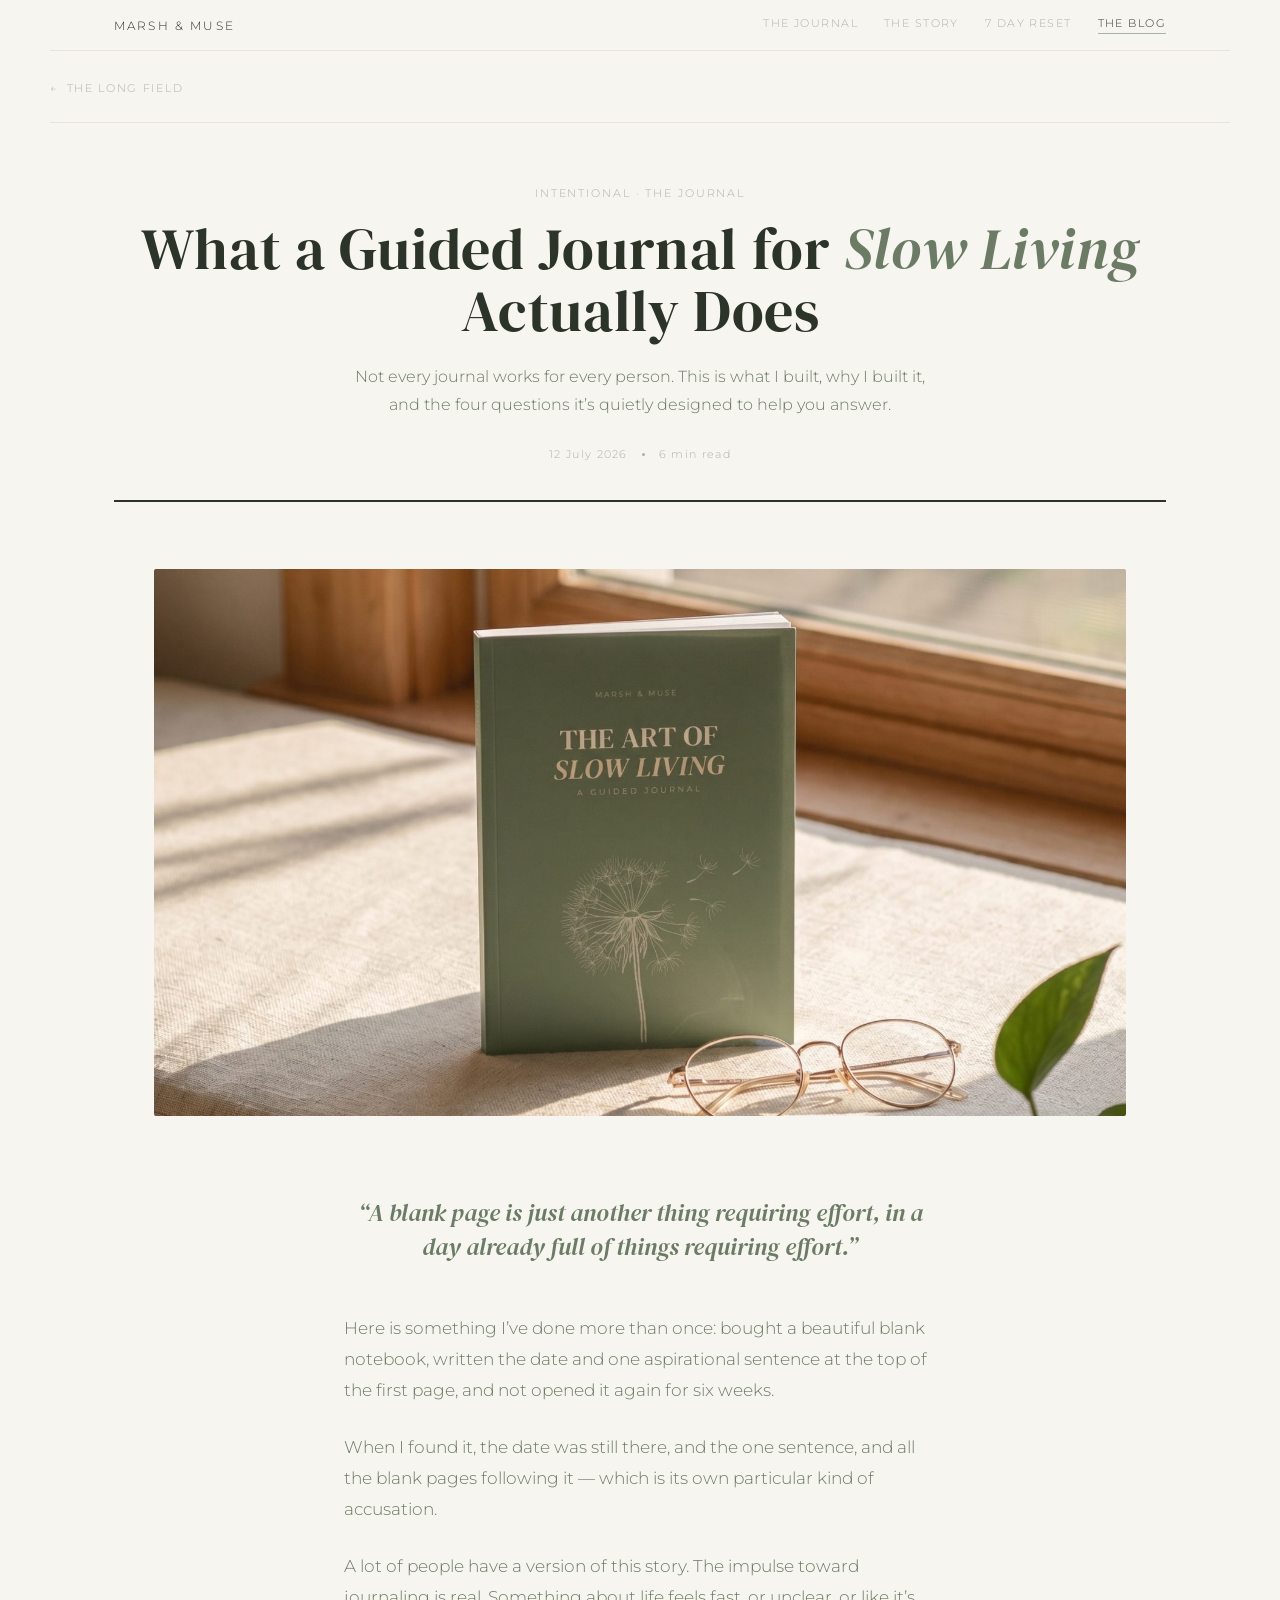
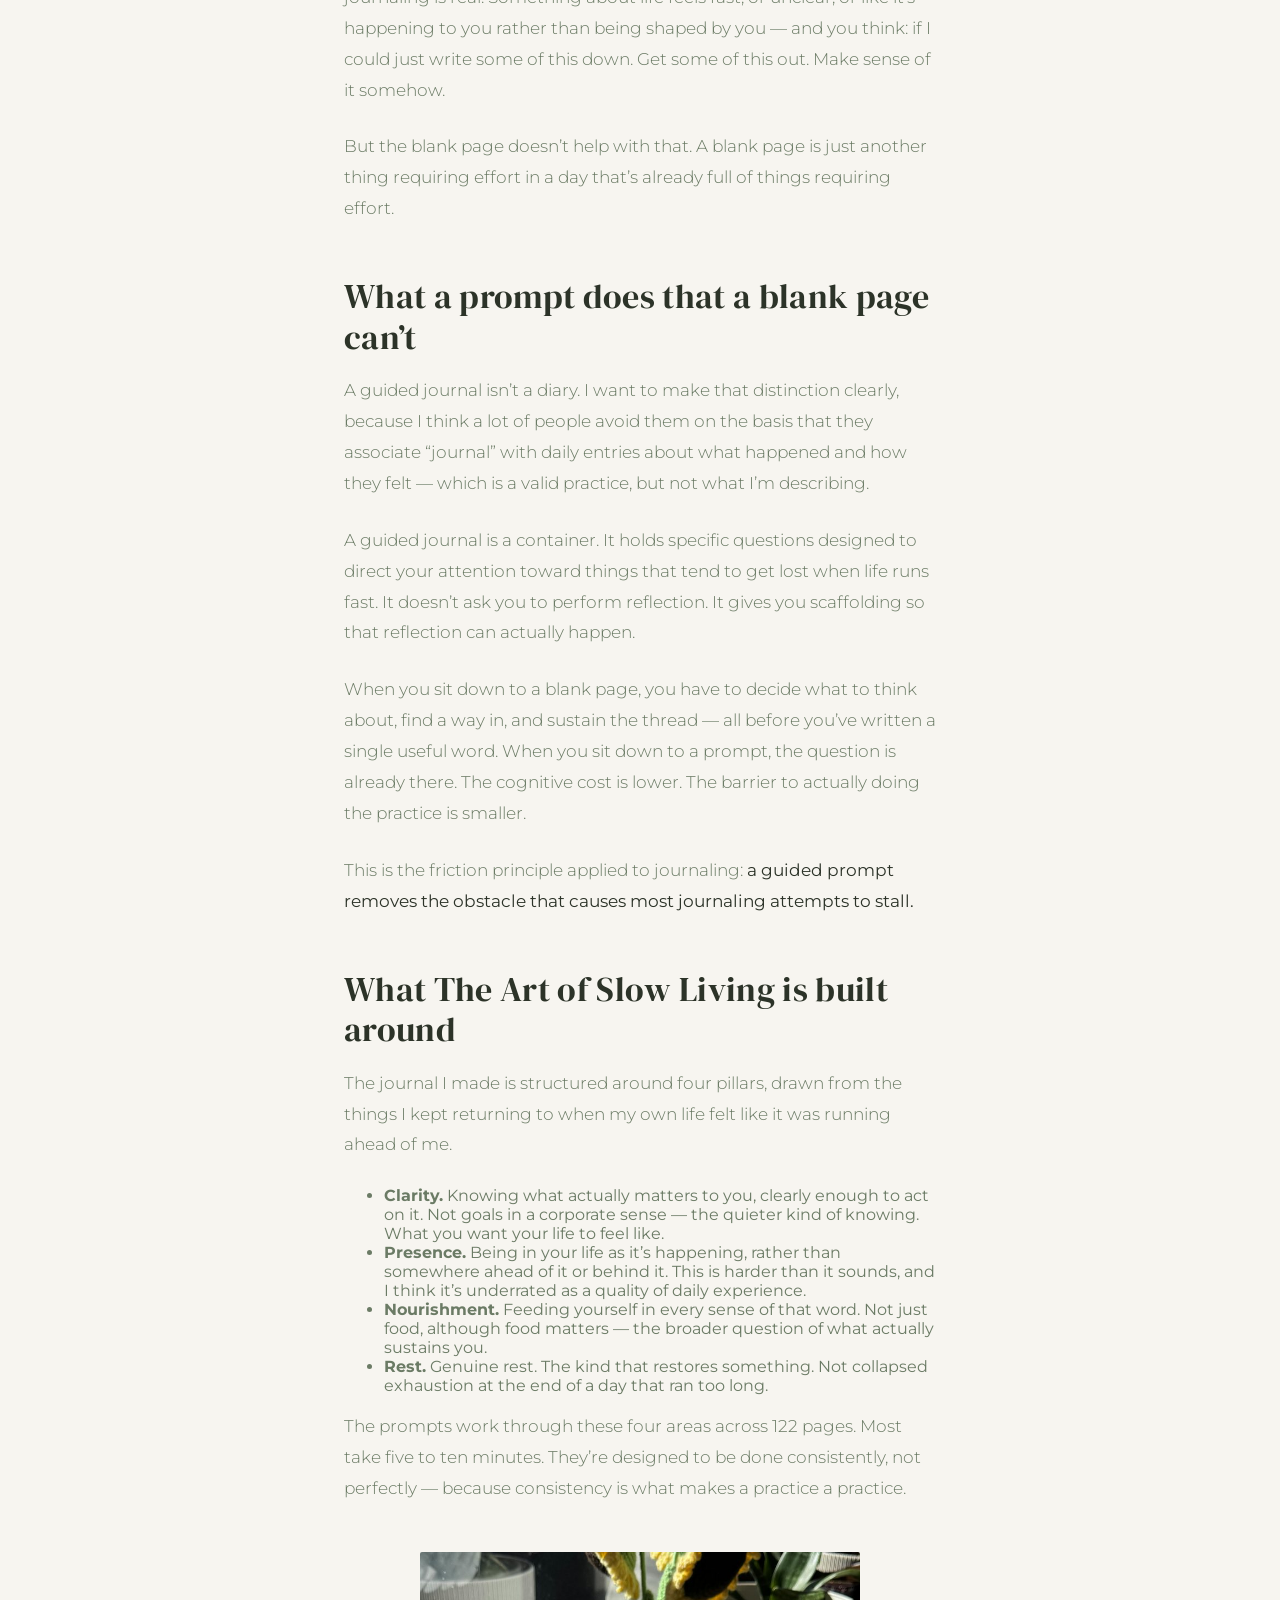
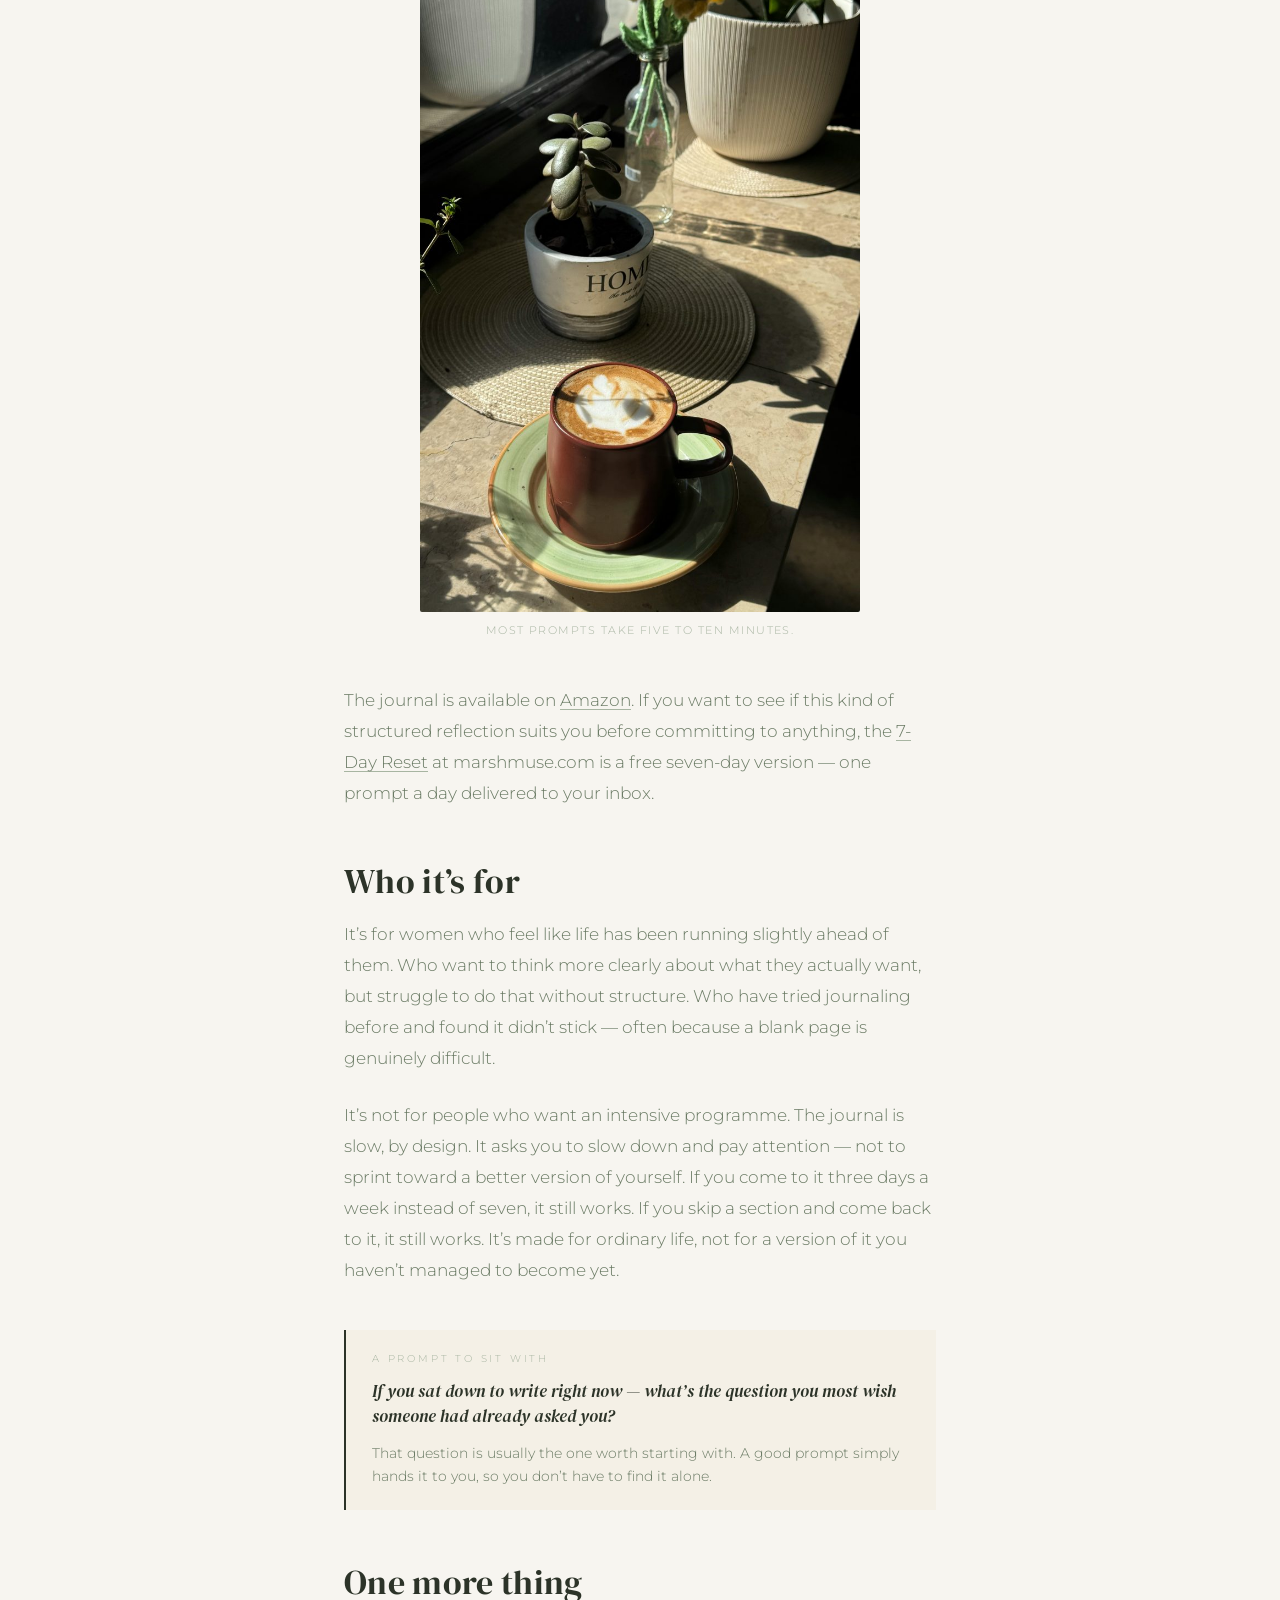
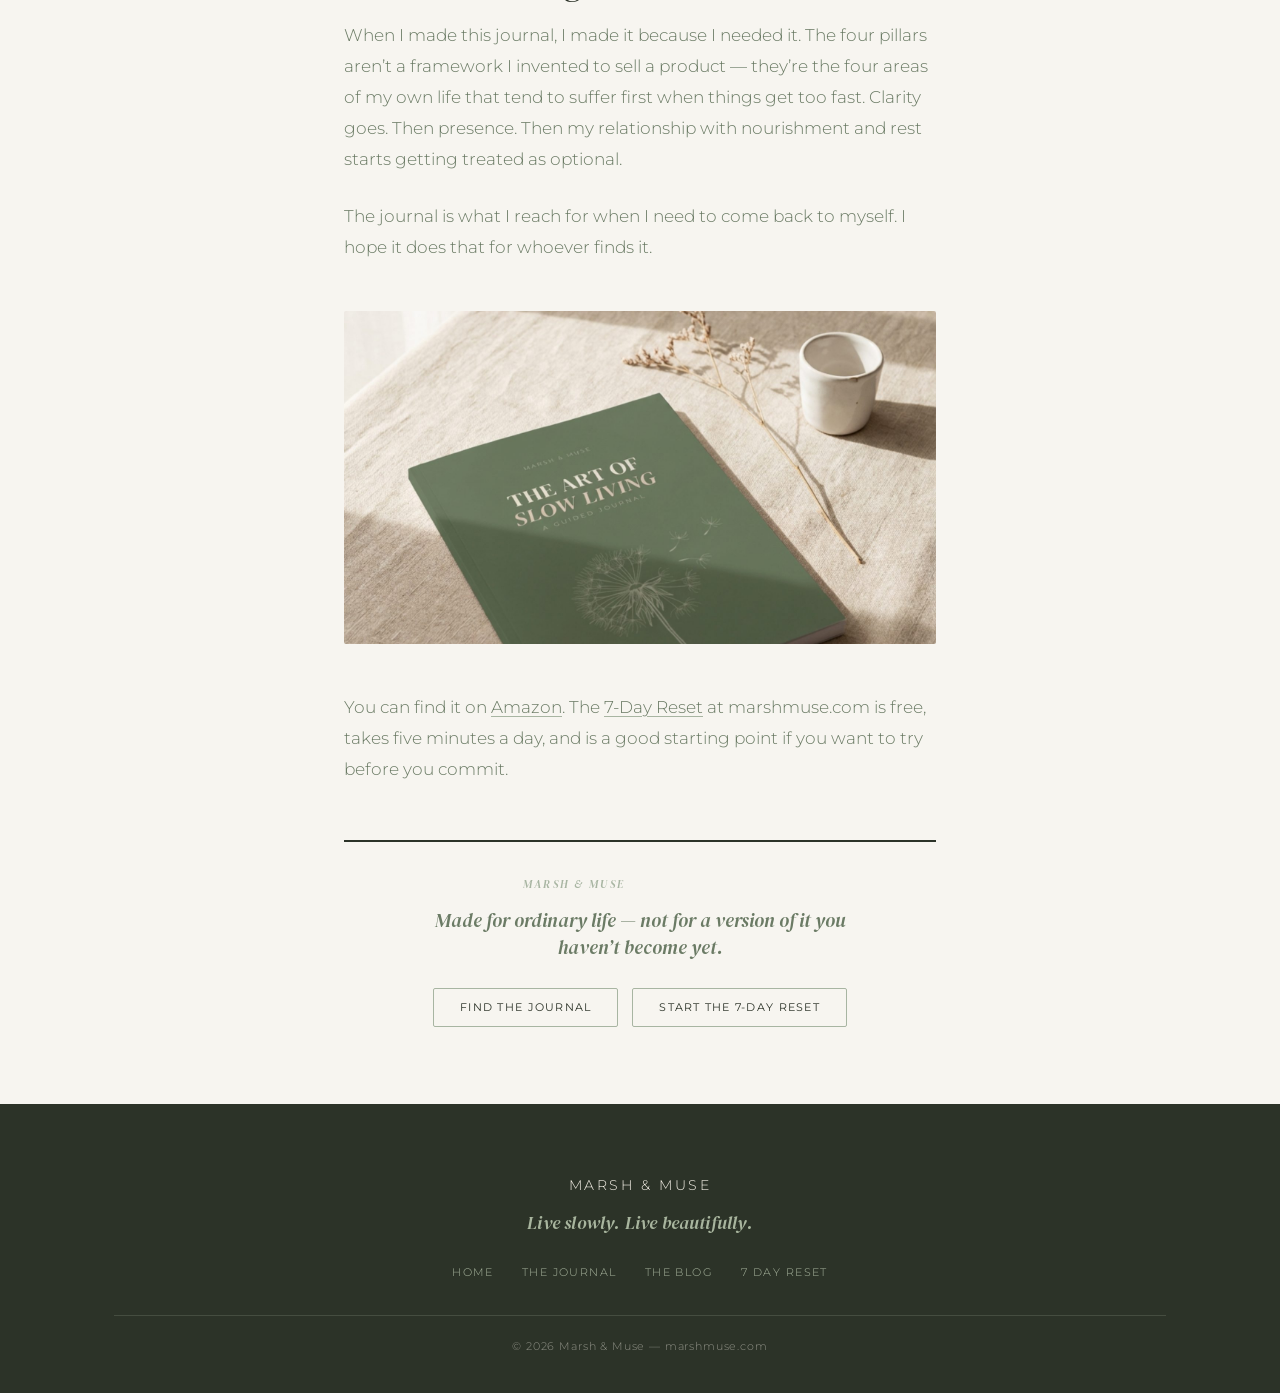
<file: blog/posts/guided-journal-slow-living.html>
<!DOCTYPE html>
<html lang="en">
<head>
<meta charset="utf-8">
<meta name="viewport" content="width=device-width, initial-scale=1">
<title>What a Guided Journal for Slow Living Actually Does &middot; The Long Field &middot; Marsh &amp; Muse</title>
<meta name="description" content="Not every journal works for every person. This is what I built, why I built it, and the four questions it's quietly designed to help you answer.">
<meta property="og:title" content="What a Guided Journal for Slow Living Actually Does — Marsh &amp; Muse">
<meta property="og:description" content="What I built, why I built it, and the four questions it's quietly designed to help you answer.">
<meta property="og:type" content="article">
<link rel="preconnect" href="https://fonts.googleapis.com">
<link rel="preconnect" href="https://fonts.gstatic.com" crossorigin>
<link href="https://fonts.googleapis.com/css2?family=DM+Serif+Display:ital@0;1&family=Montserrat:ital,wght@0,300;0,400;1,400&display=swap" rel="stylesheet">
<link rel="stylesheet" href="../blog.css">
</head>
<body>

<header class="wrap pad sitenav">
  <a href="/" class="wordmark">Marsh &amp; Muse</a>
  <nav>
    <a href="/#journal">The Journal</a>
    <a href="/#story">The Story</a>
    <a href="/#reset">7 Day Reset</a>
    <a href="/blog/" class="active">The Blog</a>
  </nav>
</header>

<div class="wrap pad back-link">
  <a href="../index.html">The Long Field</a>
</div>

<div class="wrap pad">
  <header class="article-header" data-screen-label="Post 5 — Guided Journal">
    <p class="kicker">Intentional &middot; The Journal</p>
    <h1>What a Guided Journal for <em>Slow Living</em> Actually Does</h1>
    <p class="standfirst">Not every journal works for every person. This is what I built, why I built it, and the four questions it&rsquo;s quietly designed to help you answer.</p>
    <div class="meta">
      <span>12 July 2026</span>
      <span class="dot"></span>
      <span>6 min read</span>
    </div>
  </header>

  <figure class="article-hero">
    <span class="media"><img src="../images/journal-glasses.jpg" alt="The Art of Slow Living guided journal standing on a linen surface in warm morning light, a pair of glasses resting beside it."></span>
  </figure>
</div>

<main class="article-body">
  <p class="opening-quote">&ldquo;A blank page is just another thing requiring effort, in a day already full of things requiring effort.&rdquo;</p>

  <p>Here is something I&rsquo;ve done more than once: bought a beautiful blank notebook, written the date and one aspirational sentence at the top of the first page, and not opened it again for six weeks.</p>

  <p>When I found it, the date was still there, and the one sentence, and all the blank pages following it — which is its own particular kind of accusation.</p>

  <p>A lot of people have a version of this story. The impulse toward journaling is real. Something about life feels fast, or unclear, or like it&rsquo;s happening to you rather than being shaped by you — and you think: if I could just write some of this down. Get some of this out. Make sense of it somehow.</p>

  <p>But the blank page doesn&rsquo;t help with that. A blank page is just another thing requiring effort in a day that&rsquo;s already full of things requiring effort.</p>

  <h2>What a prompt does that a blank page can&rsquo;t</h2>

  <p>A guided journal isn&rsquo;t a diary. I want to make that distinction clearly, because I think a lot of people avoid them on the basis that they associate &ldquo;journal&rdquo; with daily entries about what happened and how they felt — which is a valid practice, but not what I&rsquo;m describing.</p>

  <p>A guided journal is a container. It holds specific questions designed to direct your attention toward things that tend to get lost when life runs fast. It doesn&rsquo;t ask you to perform reflection. It gives you scaffolding so that reflection can actually happen.</p>

  <p>When you sit down to a blank page, you have to decide what to think about, find a way in, and sustain the thread — all before you&rsquo;ve written a single useful word. When you sit down to a prompt, the question is already there. The cognitive cost is lower. The barrier to actually doing the practice is smaller.</p>

  <p>This is the friction principle applied to journaling: <strong>a guided prompt removes the obstacle that causes most journaling attempts to stall.</strong></p>

  <h2>What The Art of Slow Living is built around</h2>

  <p>The journal I made is structured around four pillars, drawn from the things I kept returning to when my own life felt like it was running ahead of me.</p>

  <ul>
    <li><strong>Clarity.</strong> Knowing what actually matters to you, clearly enough to act on it. Not goals in a corporate sense — the quieter kind of knowing. What you want your life to feel like.</li>
    <li><strong>Presence.</strong> Being in your life as it&rsquo;s happening, rather than somewhere ahead of it or behind it. This is harder than it sounds, and I think it&rsquo;s underrated as a quality of daily experience.</li>
    <li><strong>Nourishment.</strong> Feeding yourself in every sense of that word. Not just food, although food matters — the broader question of what actually sustains you.</li>
    <li><strong>Rest.</strong> Genuine rest. The kind that restores something. Not collapsed exhaustion at the end of a day that ran too long.</li>
  </ul>

  <p>The prompts work through these four areas across 122 pages. Most take five to ten minutes. They&rsquo;re designed to be done consistently, not perfectly — because consistency is what makes a practice a practice.</p>

  <figure class="article-figure portrait">
    <span class="media"><img src="../images/latte-window-plant.jpg" alt="A latte in a dark mug on a saucer by a sunlit windowsill, small potted plants and a vase nearby."></span>
    <figcaption>Most prompts take five to ten minutes.</figcaption>
  </figure>

  <p>The journal is available on <a href="https://www.amazon.co.uk/dp/B0H3P3NLXG">Amazon</a>. If you want to see if this kind of structured reflection suits you before committing to anything, the <a href="/#reset">7-Day Reset</a> at marshmuse.com is a free seven-day version — one prompt a day delivered to your inbox.</p>

  <h2>Who it&rsquo;s for</h2>

  <p>It&rsquo;s for women who feel like life has been running slightly ahead of them. Who want to think more clearly about what they actually want, but struggle to do that without structure. Who have tried journaling before and found it didn&rsquo;t stick — often because a blank page is genuinely difficult.</p>

  <p>It&rsquo;s not for people who want an intensive programme. The journal is slow, by design. It asks you to slow down and pay attention — not to sprint toward a better version of yourself. If you come to it three days a week instead of seven, it still works. If you skip a section and come back to it, it still works. It&rsquo;s made for ordinary life, not for a version of it you haven&rsquo;t managed to become yet.</p>

  <div class="reflection-box">
    <span class="rb-label">A prompt to sit with</span>
    <p class="rb-prompt">If you sat down to write right now — what&rsquo;s the question you most wish someone had already asked you?</p>
    <p class="rb-sub">That question is usually the one worth starting with. A good prompt simply hands it to you, so you don&rsquo;t have to find it alone.</p>
  </div>

  <h2>One more thing</h2>

  <p>When I made this journal, I made it because I needed it. The four pillars aren&rsquo;t a framework I invented to sell a product — they&rsquo;re the four areas of my own life that tend to suffer first when things get too fast. Clarity goes. Then presence. Then my relationship with nourishment and rest starts getting treated as optional.</p>

  <p>The journal is what I reach for when I need to come back to myself. I hope it does that for whoever finds it.</p>

  <figure class="article-figure landscape">
    <span class="media"><img src="../images/journal-linen-flowers.jpg" alt="The Art of Slow Living journal resting on soft linen beside a ceramic cup and a sprig of dried flowers."></span>
  </figure>

  <p>You can find it on <a href="https://www.amazon.co.uk/dp/B0H3P3NLXG">Amazon</a>. The <a href="/#reset">7-Day Reset</a> at marshmuse.com is free, takes five minutes a day, and is a good starting point if you want to try before you commit.</p>

  <div class="sign-off">
    <p class="wordmark">Marsh &amp; Muse</p>
    <p>Made for ordinary life — not for a version of it you haven&rsquo;t become yet.</p>
    <div class="btn-row">
      <a href="https://www.amazon.co.uk/dp/B0H3P3NLXG" class="btn">Find the journal</a>
      <a href="/#reset" class="btn">Start the 7-Day Reset</a>
    </div>
  </div>
</main>

<footer>
  <div class="fwrap">
    <div class="fmark">Marsh &amp; Muse</div>
    <p class="ftag">Live slowly. Live beautifully.</p>
    <nav>
      <a href="/">Home</a>
      <a href="/#journal">The Journal</a>
      <a href="/blog/">The Blog</a>
      <a href="/#reset">7 Day Reset</a>
    </nav>
    <div class="legal">&copy; 2026 Marsh &amp; Muse &mdash; marshmuse.com</div>
  </div>
</footer>

</body>
</html>
</file>
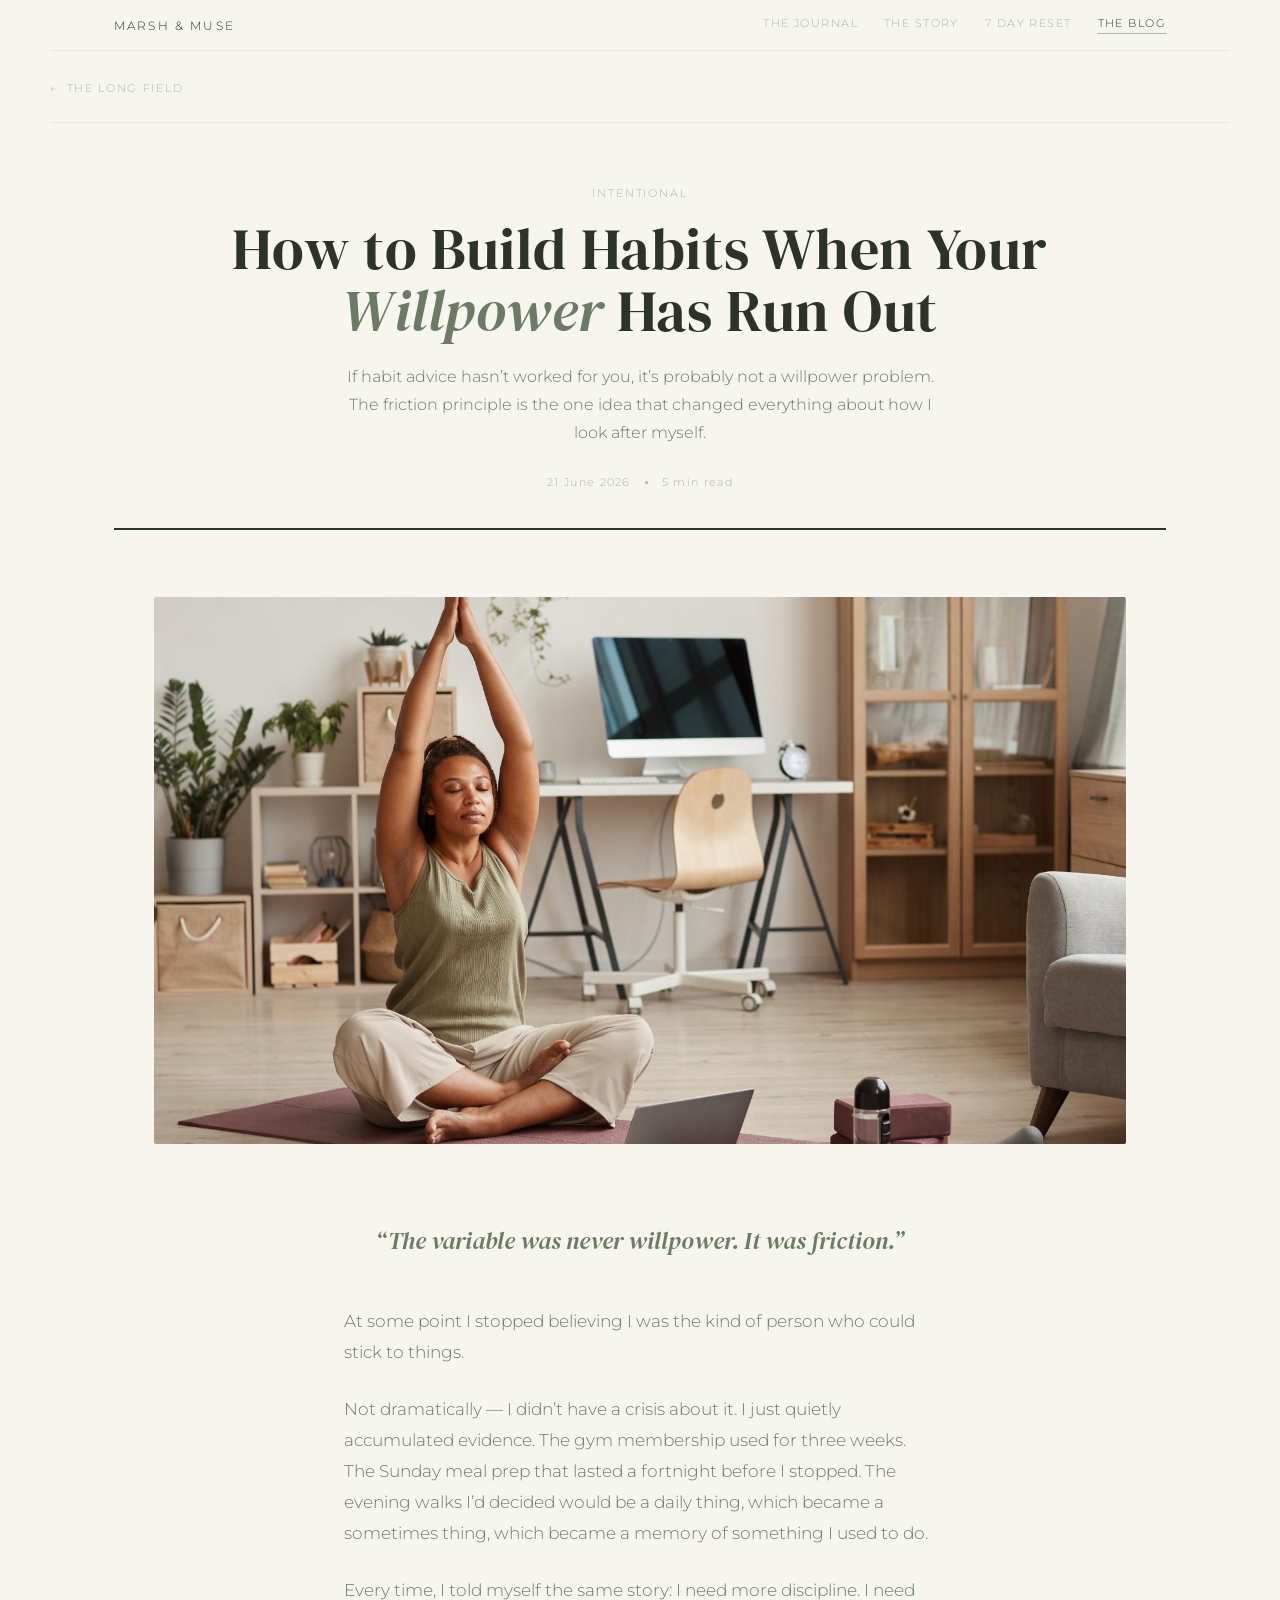
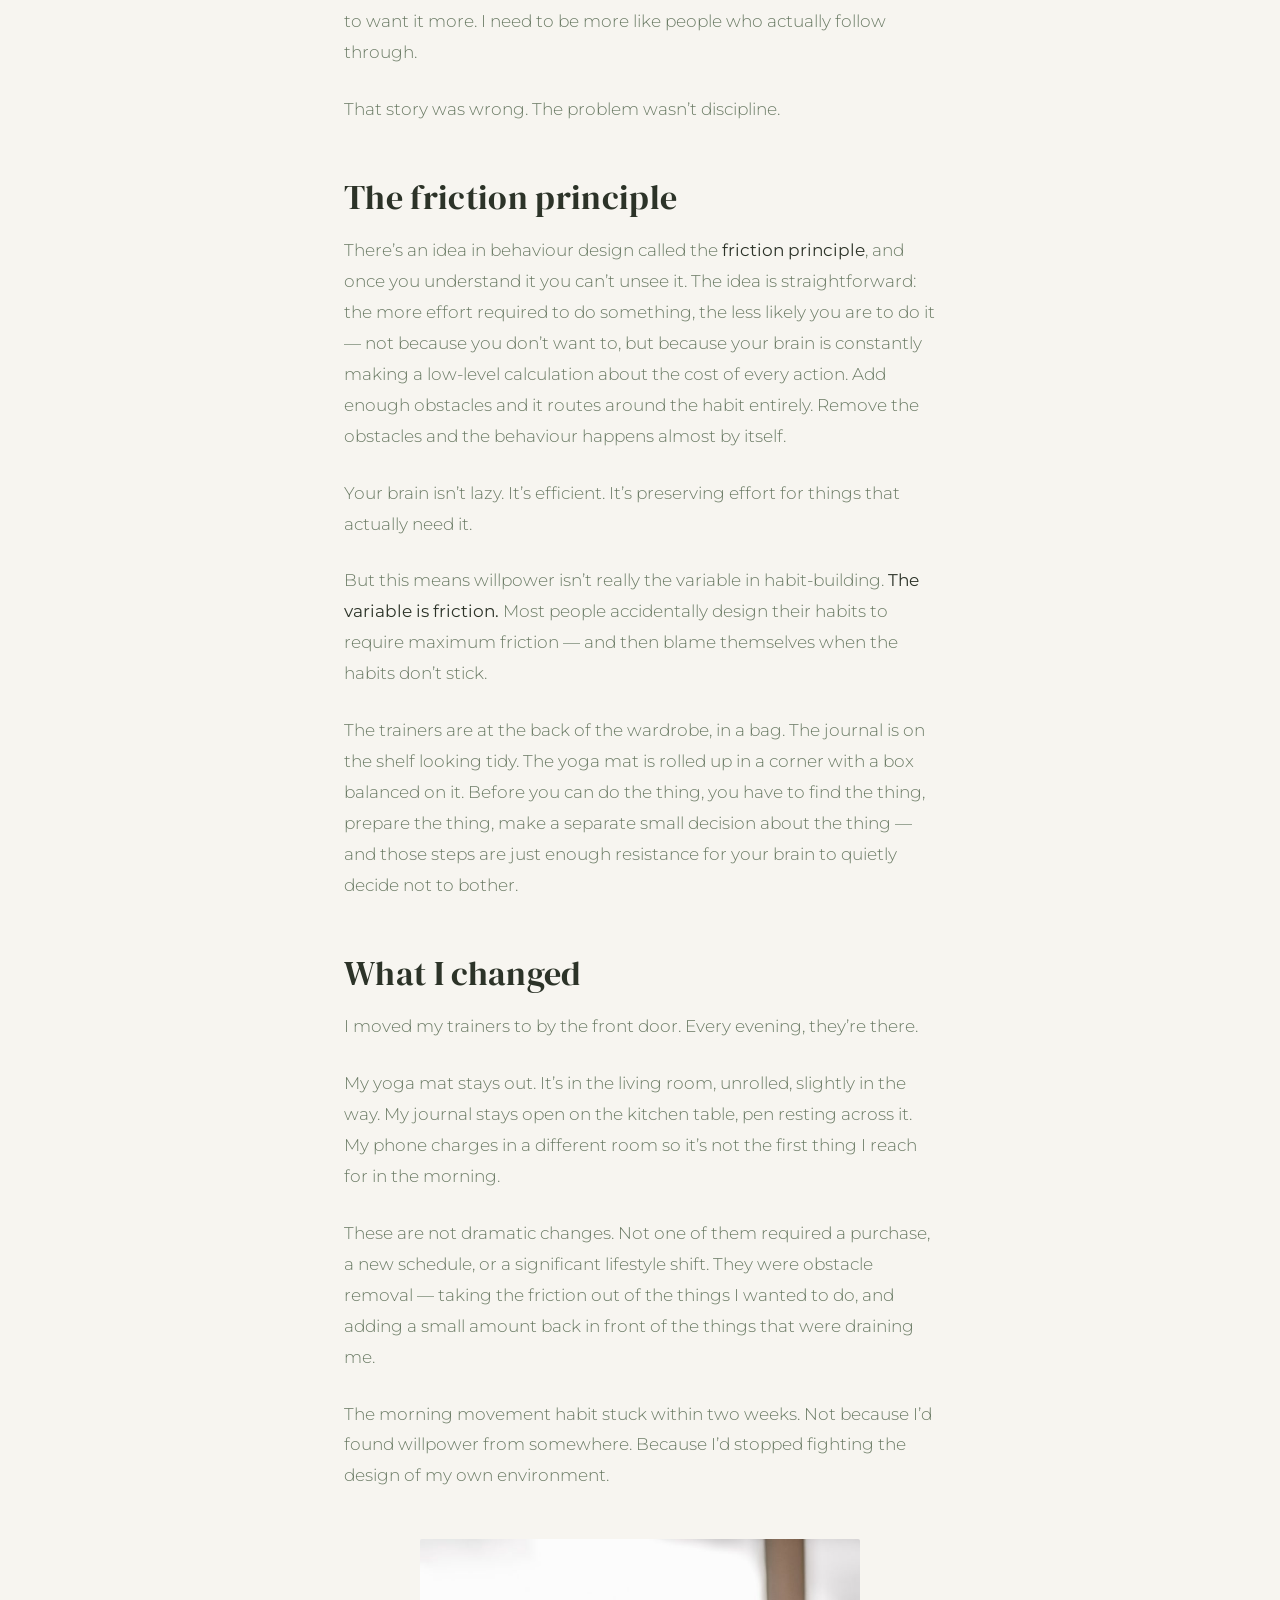
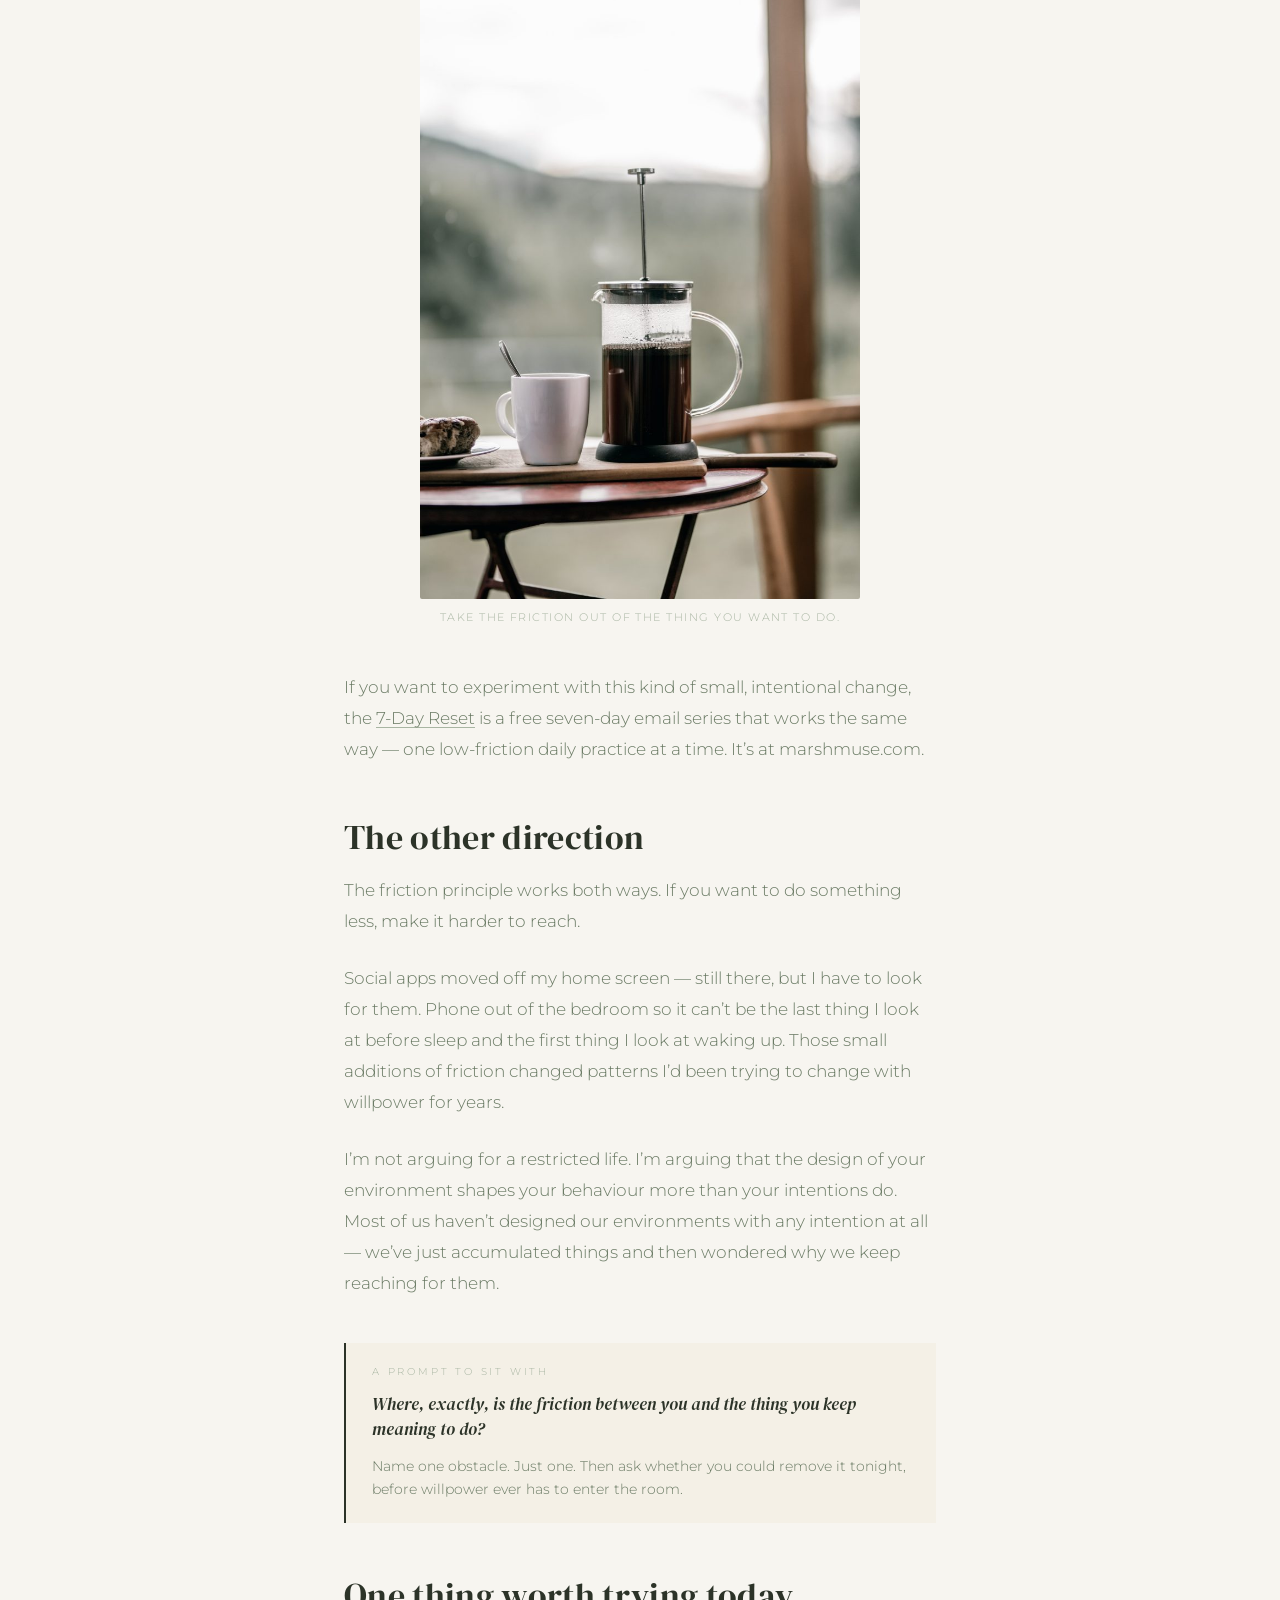
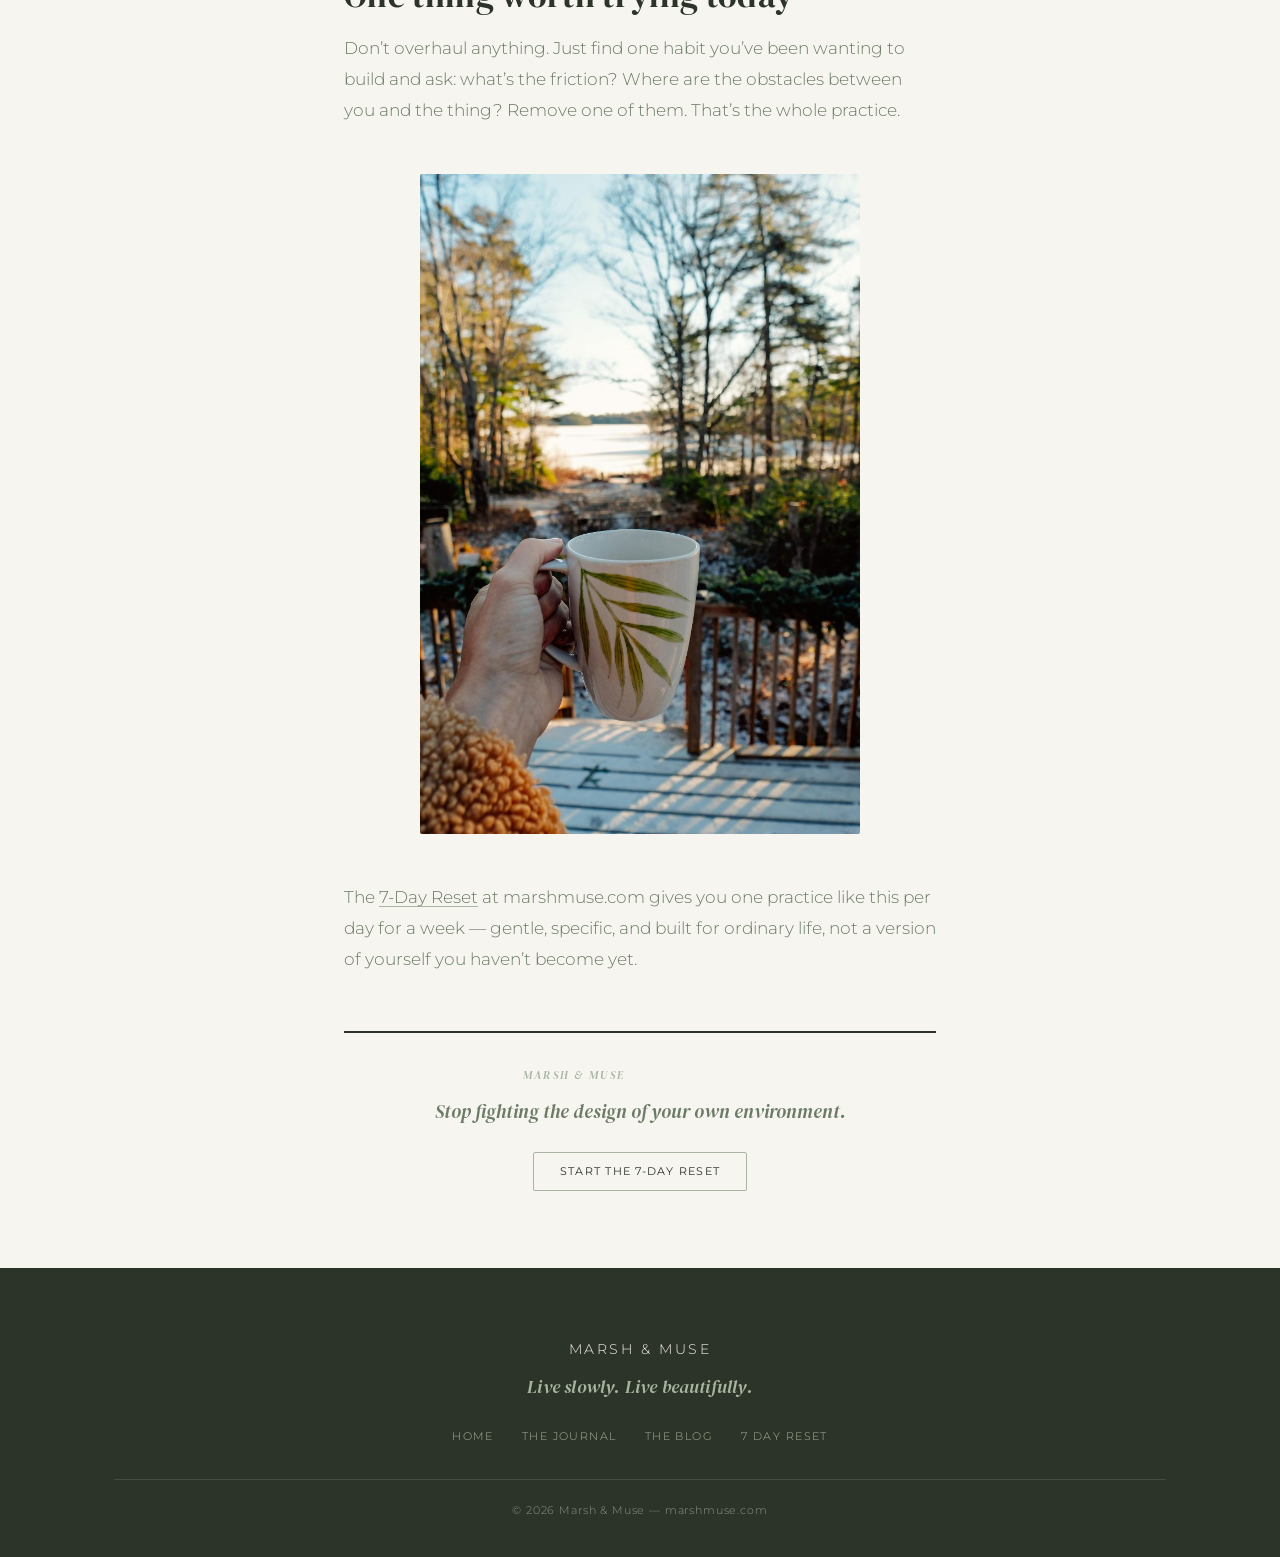
<file: blog/posts/how-to-build-habits-without-willpower.html>
<!DOCTYPE html>
<html lang="en">
<head>
<meta charset="utf-8">
<meta name="viewport" content="width=device-width, initial-scale=1">
<title>How to Build Habits When Your Willpower Has Run Out &middot; The Long Field &middot; Marsh &amp; Muse</title>
<meta name="description" content="If habit advice hasn't worked for you, it's probably not a willpower problem. The friction principle is the one idea that changed everything about how I look after myself.">
<meta property="og:title" content="How to Build Habits When Your Willpower Has Run Out — Marsh &amp; Muse">
<meta property="og:description" content="If habit advice hasn't worked for you, it's probably not a willpower problem. It's friction.">
<meta property="og:type" content="article">
<link rel="preconnect" href="https://fonts.googleapis.com">
<link rel="preconnect" href="https://fonts.gstatic.com" crossorigin>
<link href="https://fonts.googleapis.com/css2?family=DM+Serif+Display:ital@0;1&family=Montserrat:ital,wght@0,300;0,400;1,400&display=swap" rel="stylesheet">
<link rel="stylesheet" href="../blog.css">
</head>
<body>

<header class="wrap pad sitenav">
  <a href="/" class="wordmark">Marsh &amp; Muse</a>
  <nav>
    <a href="/#journal">The Journal</a>
    <a href="/#story">The Story</a>
    <a href="/#reset">7 Day Reset</a>
    <a href="/blog/" class="active">The Blog</a>
  </nav>
</header>

<div class="wrap pad back-link">
  <a href="../index.html">The Long Field</a>
</div>

<div class="wrap pad">
  <header class="article-header" data-screen-label="Post 2 — Habits Without Willpower">
    <p class="kicker">Intentional</p>
    <h1>How to Build Habits When Your <em>Willpower</em> Has Run Out</h1>
    <p class="standfirst">If habit advice hasn&rsquo;t worked for you, it&rsquo;s probably not a willpower problem. The friction principle is the one idea that changed everything about how I look after myself.</p>
    <div class="meta">
      <span>21 June 2026</span>
      <span class="dot"></span>
      <span>5 min read</span>
    </div>
  </header>

  <figure class="article-hero">
    <span class="media"><img src="../images/yoga-living-room.jpg" alt="A woman sits cross-legged on a mat in a calm living room, arms stretched overhead, eyes closed, in soft morning light."></span>
  </figure>
</div>

<main class="article-body">
  <p class="opening-quote">&ldquo;The variable was never willpower. It was friction.&rdquo;</p>

  <p>At some point I stopped believing I was the kind of person who could stick to things.</p>

  <p>Not dramatically — I didn&rsquo;t have a crisis about it. I just quietly accumulated evidence. The gym membership used for three weeks. The Sunday meal prep that lasted a fortnight before I stopped. The evening walks I&rsquo;d decided would be a daily thing, which became a sometimes thing, which became a memory of something I used to do.</p>

  <p>Every time, I told myself the same story: I need more discipline. I need to want it more. I need to be more like people who actually follow through.</p>

  <p>That story was wrong. The problem wasn&rsquo;t discipline.</p>

  <h2>The friction principle</h2>

  <p>There&rsquo;s an idea in behaviour design called the <strong>friction principle</strong>, and once you understand it you can&rsquo;t unsee it. The idea is straightforward: the more effort required to do something, the less likely you are to do it — not because you don&rsquo;t want to, but because your brain is constantly making a low-level calculation about the cost of every action. Add enough obstacles and it routes around the habit entirely. Remove the obstacles and the behaviour happens almost by itself.</p>

  <p>Your brain isn&rsquo;t lazy. It&rsquo;s efficient. It&rsquo;s preserving effort for things that actually need it.</p>

  <p>But this means willpower isn&rsquo;t really the variable in habit-building. <strong>The variable is friction.</strong> Most people accidentally design their habits to require maximum friction — and then blame themselves when the habits don&rsquo;t stick.</p>

  <p>The trainers are at the back of the wardrobe, in a bag. The journal is on the shelf looking tidy. The yoga mat is rolled up in a corner with a box balanced on it. Before you can do the thing, you have to find the thing, prepare the thing, make a separate small decision about the thing — and those steps are just enough resistance for your brain to quietly decide not to bother.</p>

  <h2>What I changed</h2>

  <p>I moved my trainers to by the front door. Every evening, they&rsquo;re there.</p>

  <p>My yoga mat stays out. It&rsquo;s in the living room, unrolled, slightly in the way. My journal stays open on the kitchen table, pen resting across it. My phone charges in a different room so it&rsquo;s not the first thing I reach for in the morning.</p>

  <p>These are not dramatic changes. Not one of them required a purchase, a new schedule, or a significant lifestyle shift. They were obstacle removal — taking the friction out of the things I wanted to do, and adding a small amount back in front of the things that were draining me.</p>

  <p>The morning movement habit stuck within two weeks. Not because I&rsquo;d found willpower from somewhere. Because I&rsquo;d stopped fighting the design of my own environment.</p>

  <figure class="article-figure portrait">
    <span class="media"><img src="../images/french-press-mountain.jpg" alt="A glass coffee press and a white mug on a small table by a window, hills softly blurred beyond."></span>
    <figcaption>Take the friction out of the thing you want to do.</figcaption>
  </figure>

  <p>If you want to experiment with this kind of small, intentional change, the <a href="/#reset">7-Day Reset</a> is a free seven-day email series that works the same way — one low-friction daily practice at a time. It&rsquo;s at marshmuse.com.</p>

  <h2>The other direction</h2>

  <p>The friction principle works both ways. If you want to do something less, make it harder to reach.</p>

  <p>Social apps moved off my home screen — still there, but I have to look for them. Phone out of the bedroom so it can&rsquo;t be the last thing I look at before sleep and the first thing I look at waking up. Those small additions of friction changed patterns I&rsquo;d been trying to change with willpower for years.</p>

  <p>I&rsquo;m not arguing for a restricted life. I&rsquo;m arguing that the design of your environment shapes your behaviour more than your intentions do. Most of us haven&rsquo;t designed our environments with any intention at all — we&rsquo;ve just accumulated things and then wondered why we keep reaching for them.</p>

  <div class="reflection-box">
    <span class="rb-label">A prompt to sit with</span>
    <p class="rb-prompt">Where, exactly, is the friction between you and the thing you keep meaning to do?</p>
    <p class="rb-sub">Name one obstacle. Just one. Then ask whether you could remove it tonight, before willpower ever has to enter the room.</p>
  </div>

  <h2>One thing worth trying today</h2>

  <p>Don&rsquo;t overhaul anything. Just find one habit you&rsquo;ve been wanting to build and ask: what&rsquo;s the friction? Where are the obstacles between you and the thing? Remove one of them. That&rsquo;s the whole practice.</p>

  <figure class="article-figure portrait">
    <span class="media"><img src="../images/leaf-mug-lake.jpg" alt="A hand holding a leaf-painted mug, looking out over a still lake fringed with bare trees."></span>
  </figure>

  <p>The <a href="/#reset">7-Day Reset</a> at marshmuse.com gives you one practice like this per day for a week — gentle, specific, and built for ordinary life, not a version of yourself you haven&rsquo;t become yet.</p>

  <div class="sign-off">
    <p class="wordmark">Marsh &amp; Muse</p>
    <p>Stop fighting the design of your own environment.</p>
    <div class="btn-row">
      <a href="/#reset" class="btn">Start the 7-Day Reset</a>
    </div>
  </div>
</main>

<footer>
  <div class="fwrap">
    <div class="fmark">Marsh &amp; Muse</div>
    <p class="ftag">Live slowly. Live beautifully.</p>
    <nav>
      <a href="/">Home</a>
      <a href="/#journal">The Journal</a>
      <a href="/blog/">The Blog</a>
      <a href="/#reset">7 Day Reset</a>
    </nav>
    <div class="legal">&copy; 2026 Marsh &amp; Muse &mdash; marshmuse.com</div>
  </div>
</footer>

</body>
</html>
</file>
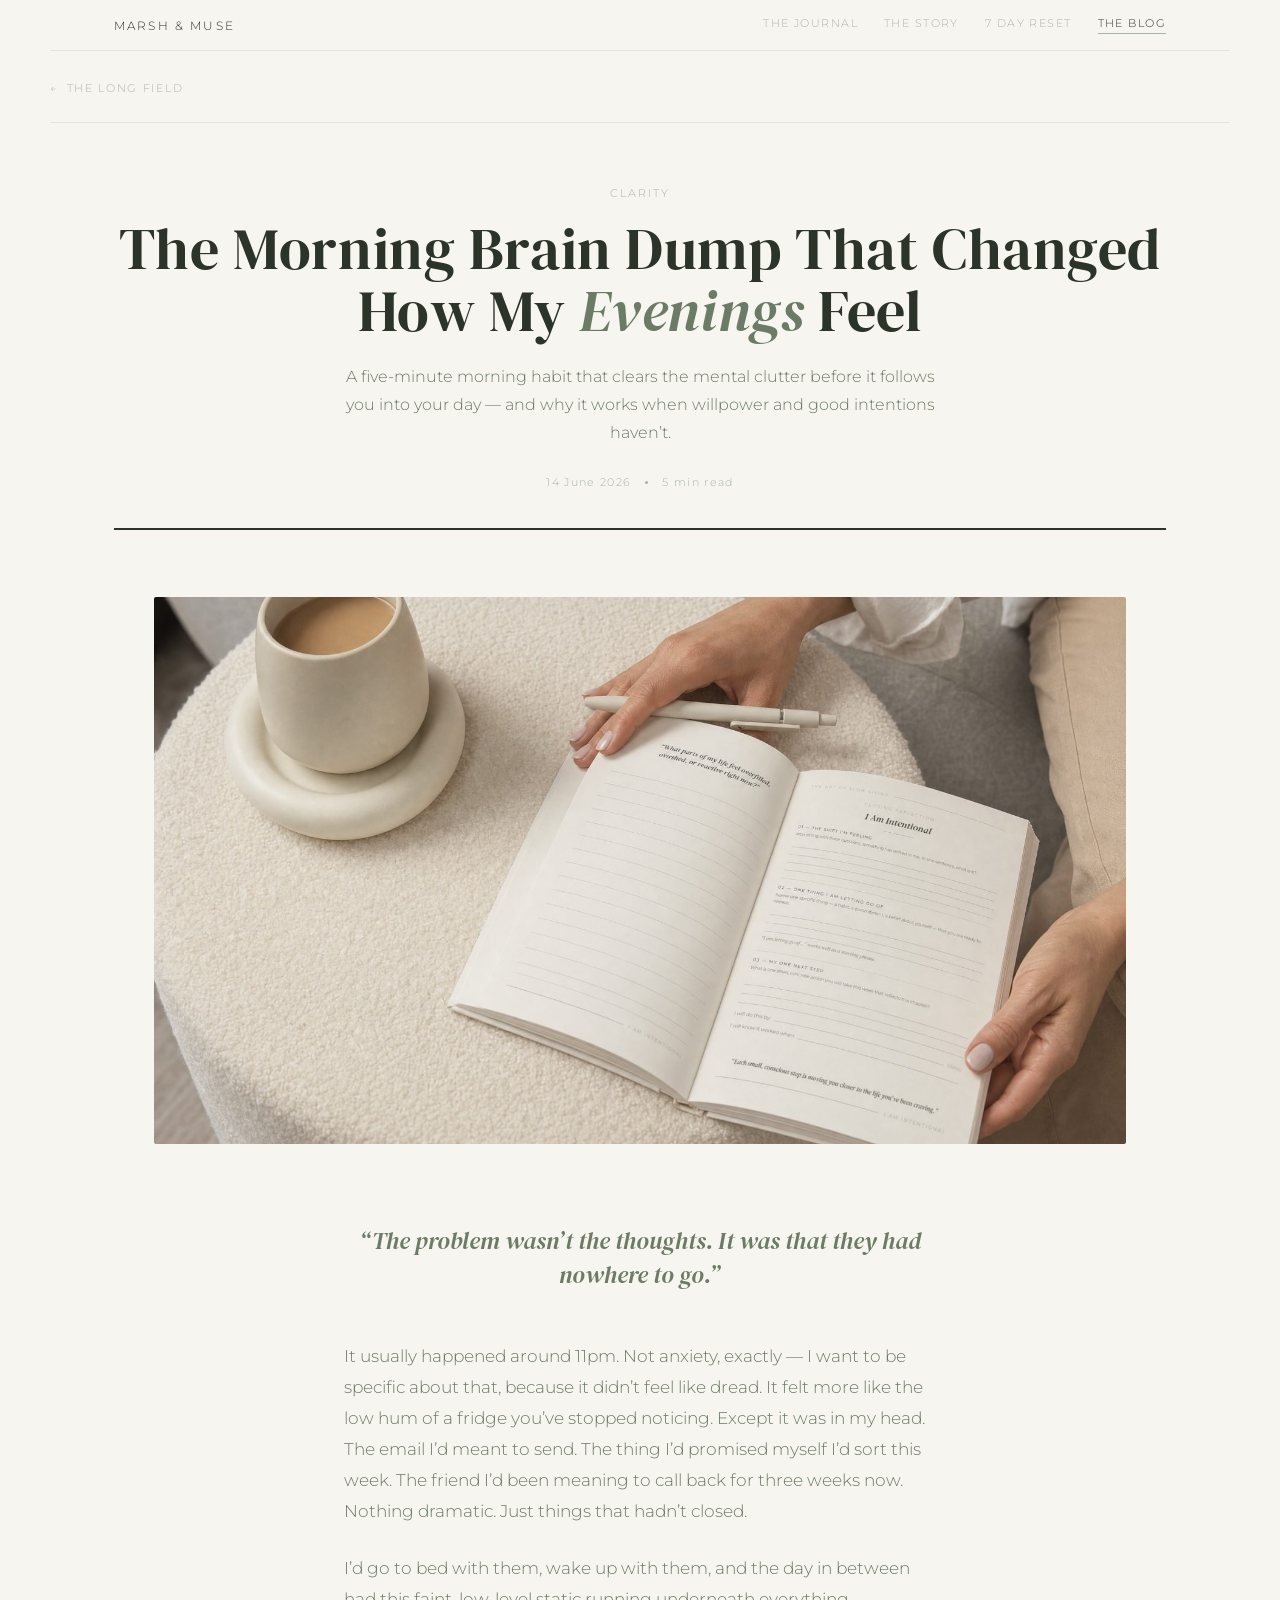
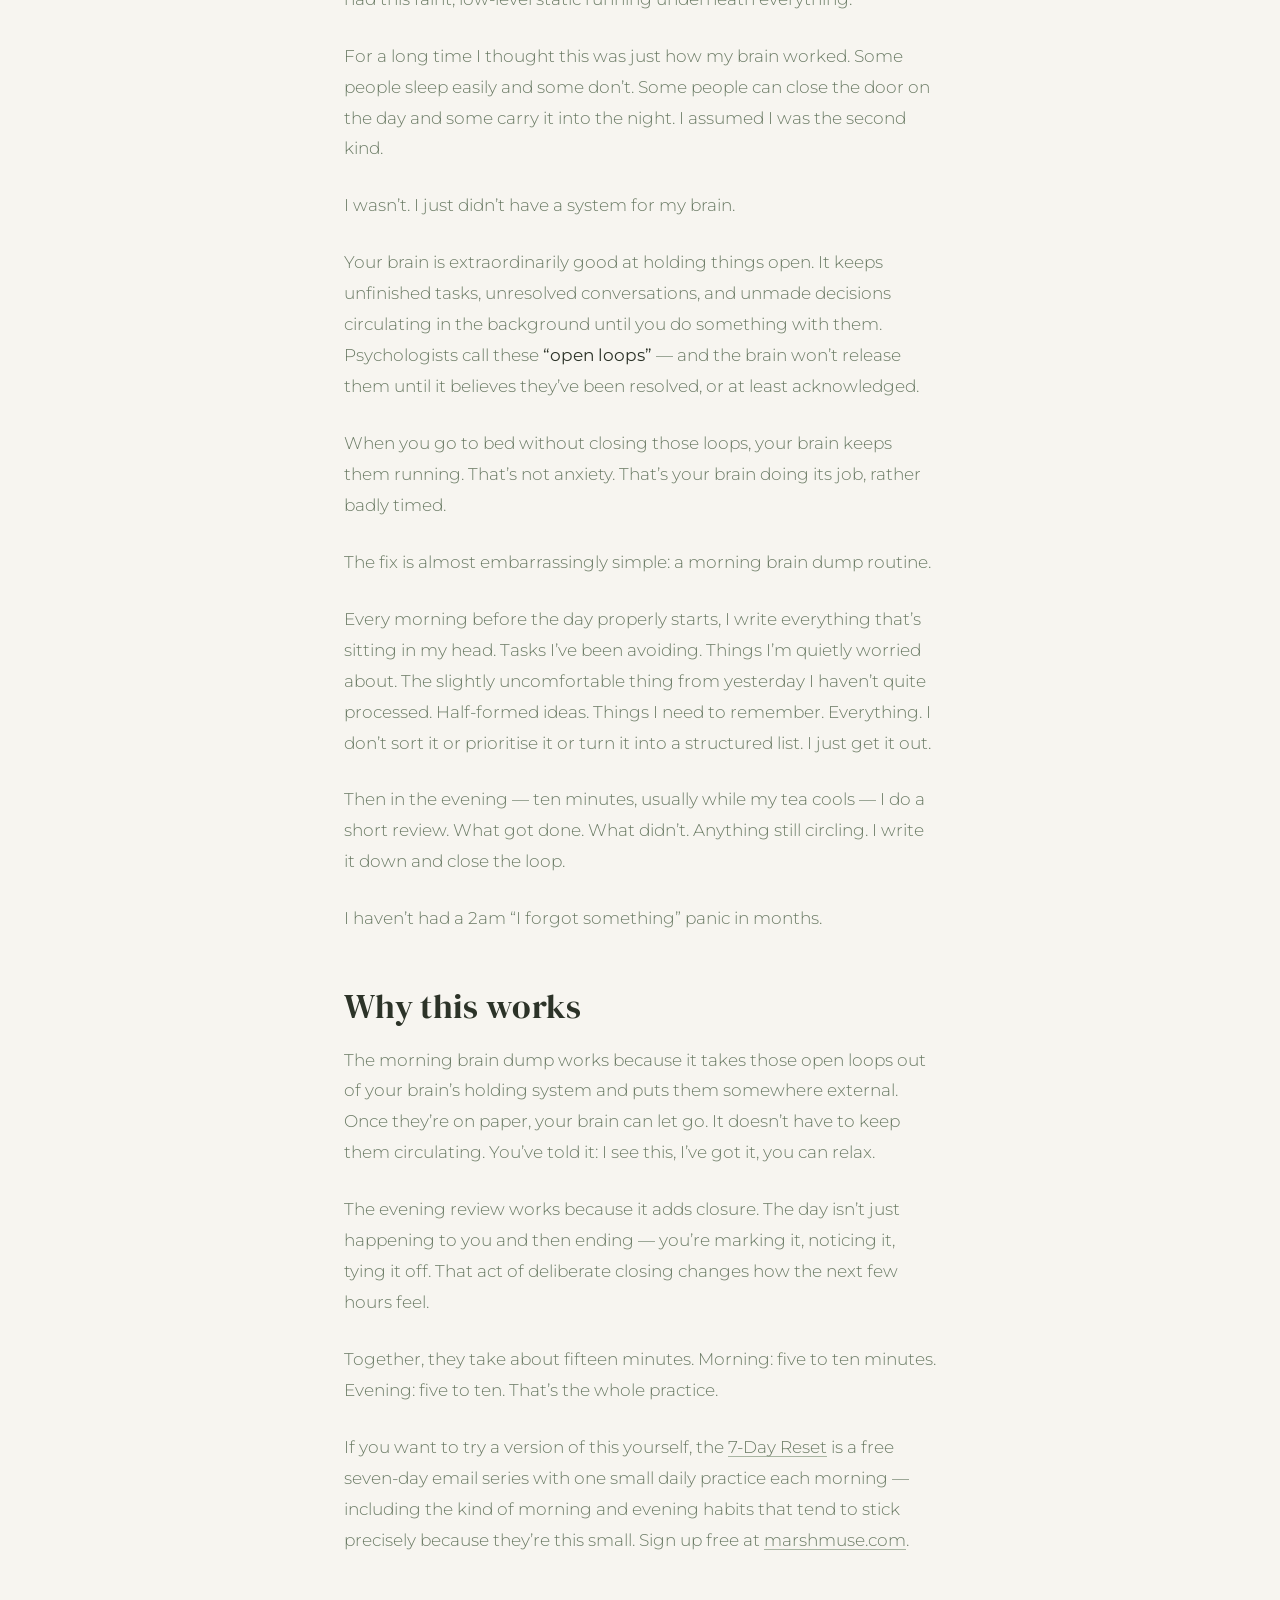
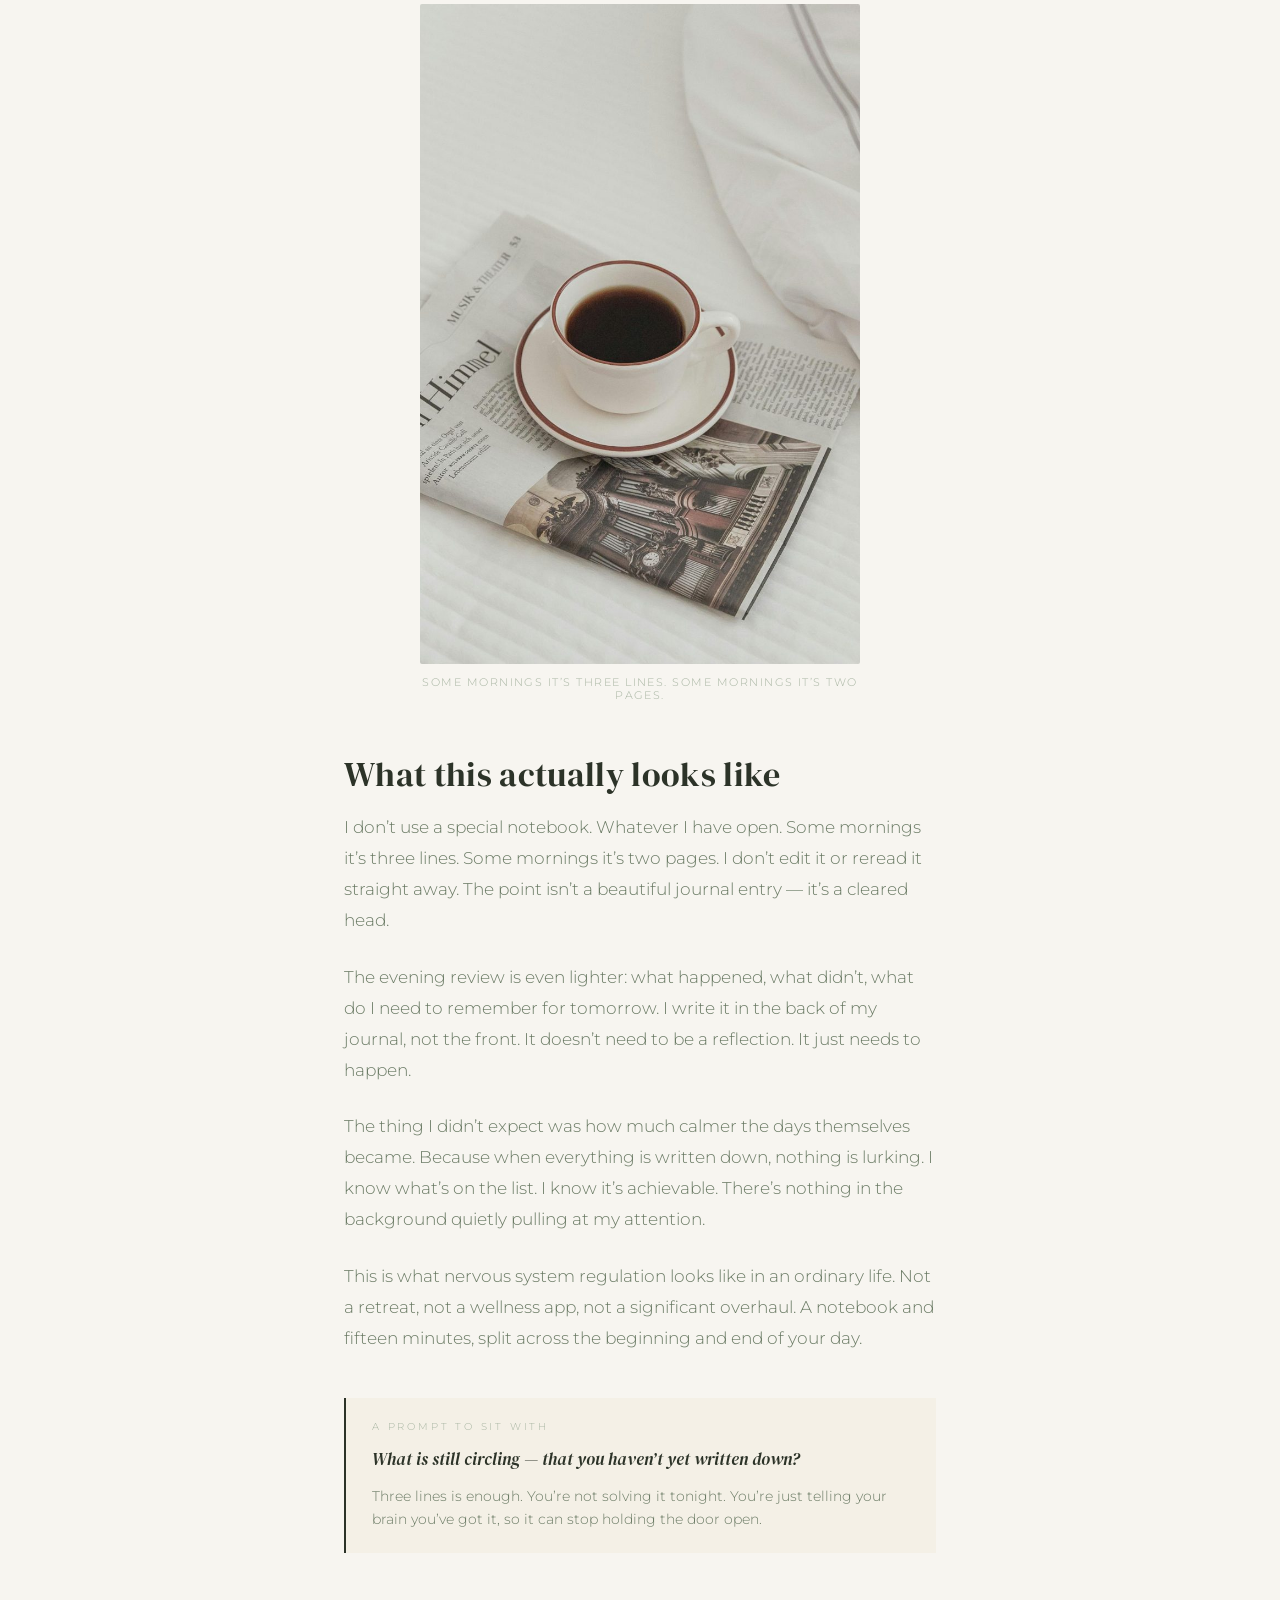
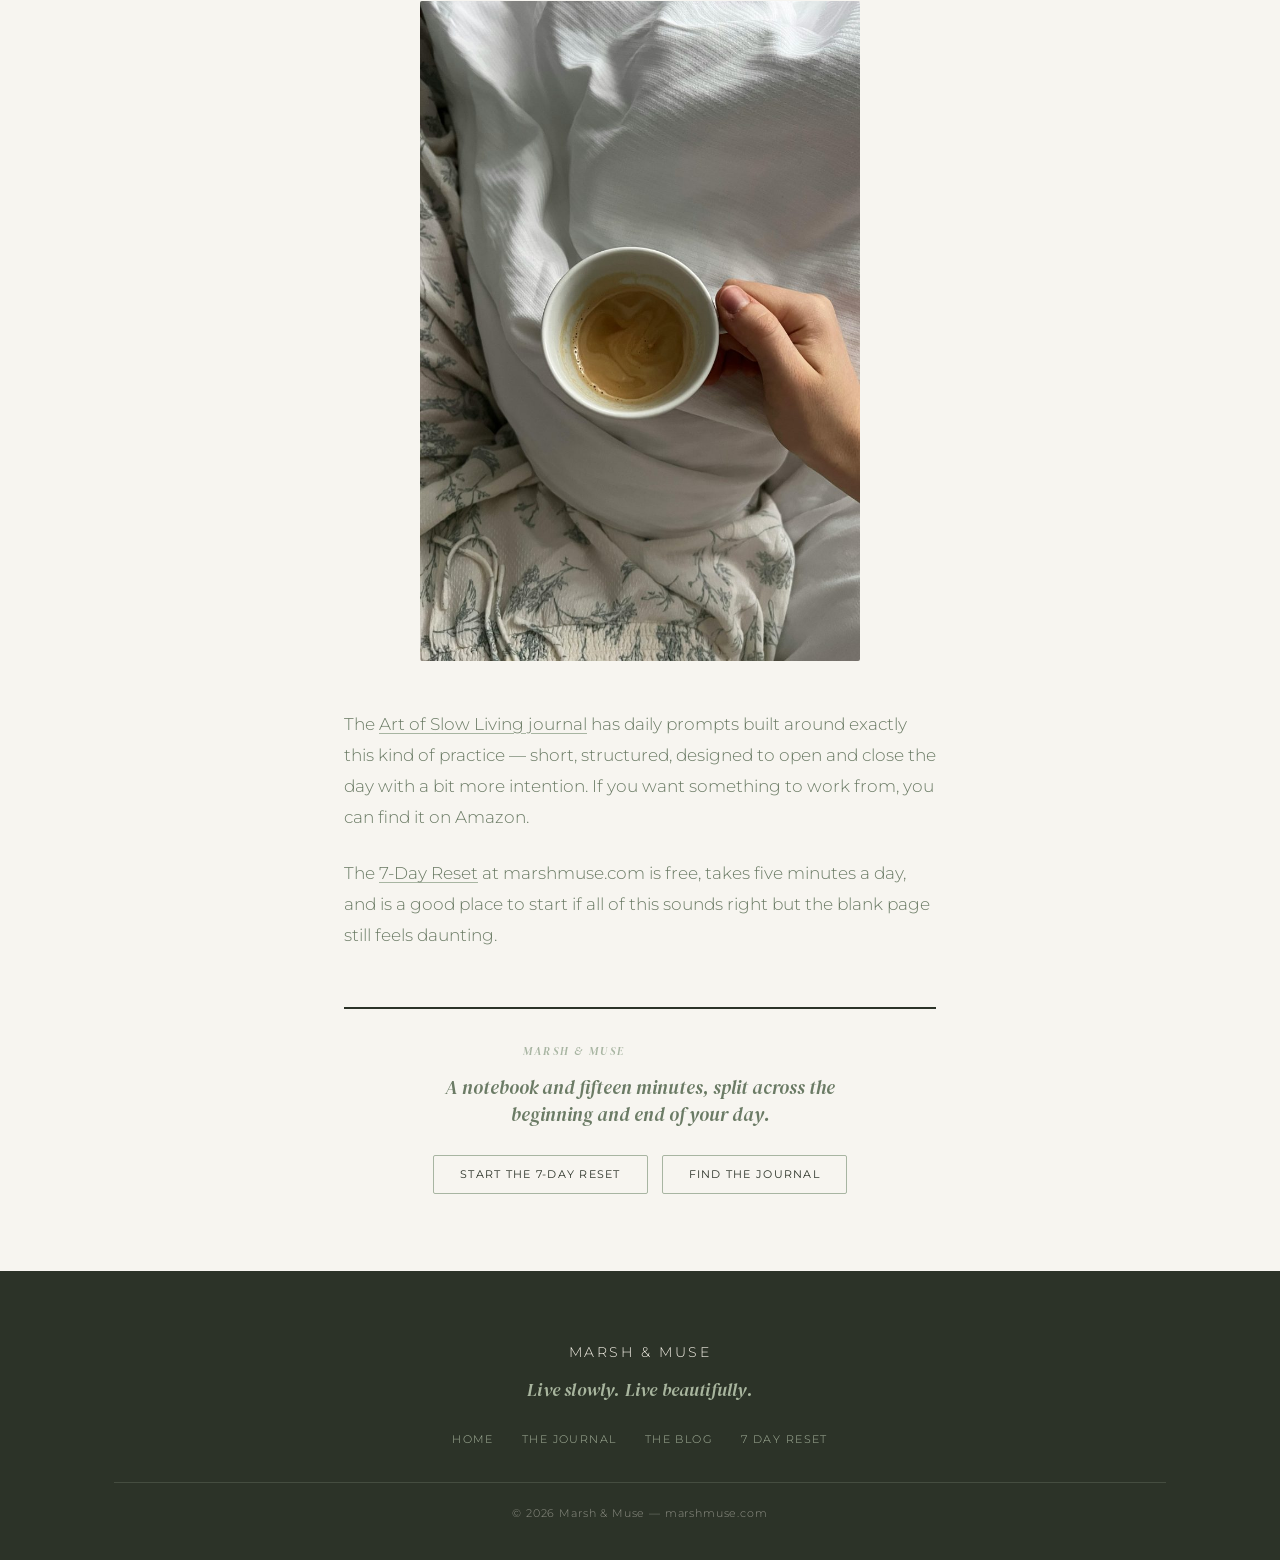
<file: blog/posts/morning-brain-dump-routine.html>
<!DOCTYPE html>
<html lang="en">
<head>
<meta charset="utf-8">
<meta name="viewport" content="width=device-width, initial-scale=1">
<title>The Morning Brain Dump That Changed How My Evenings Feel &middot; The Long Field &middot; Marsh &amp; Muse</title>
<meta name="description" content="A five-minute morning habit that clears the mental clutter before it follows you into your day — and why it works when willpower and good intentions haven't.">
<meta property="og:title" content="The Morning Brain Dump That Changed How My Evenings Feel — Marsh &amp; Muse">
<meta property="og:description" content="A five-minute morning habit that clears the mental clutter before it follows you into your day.">
<meta property="og:type" content="article">
<link rel="preconnect" href="https://fonts.googleapis.com">
<link rel="preconnect" href="https://fonts.gstatic.com" crossorigin>
<link href="https://fonts.googleapis.com/css2?family=DM+Serif+Display:ital@0;1&family=Montserrat:ital,wght@0,300;0,400;1,400&display=swap" rel="stylesheet">
<link rel="stylesheet" href="../blog.css">
</head>
<body>

<header class="wrap pad sitenav">
  <a href="/" class="wordmark">Marsh &amp; Muse</a>
  <nav>
    <a href="/#journal">The Journal</a>
    <a href="/#story">The Story</a>
    <a href="/#reset">7 Day Reset</a>
    <a href="/blog/" class="active">The Blog</a>
  </nav>
</header>

<div class="wrap pad back-link">
  <a href="../index.html">The Long Field</a>
</div>

<div class="wrap pad">
  <header class="article-header" data-screen-label="Post 1 — Morning Brain Dump">
    <p class="kicker">Clarity</p>
    <h1>The Morning Brain Dump That Changed How My <em>Evenings</em> Feel</h1>
    <p class="standfirst">A five-minute morning habit that clears the mental clutter before it follows you into your day — and why it works when willpower and good intentions haven&rsquo;t.</p>
    <div class="meta">
      <span>14 June 2026</span>
      <span class="dot"></span>
      <span>5 min read</span>
    </div>
  </header>

  <figure class="article-hero">
    <span class="media"><img src="../images/journal-open-pen.jpg" alt="An open journal on a soft surface with a pen resting across it and a cup of coffee nearby, in warm morning light."></span>
  </figure>
</div>

<main class="article-body">
  <p class="opening-quote">&ldquo;The problem wasn&rsquo;t the thoughts. It was that they had nowhere to go.&rdquo;</p>

  <p>It usually happened around 11pm. Not anxiety, exactly — I want to be specific about that, because it didn&rsquo;t feel like dread. It felt more like the low hum of a fridge you&rsquo;ve stopped noticing. Except it was in my head. The email I&rsquo;d meant to send. The thing I&rsquo;d promised myself I&rsquo;d sort this week. The friend I&rsquo;d been meaning to call back for three weeks now. Nothing dramatic. Just things that hadn&rsquo;t closed.</p>

  <p>I&rsquo;d go to bed with them, wake up with them, and the day in between had this faint, low-level static running underneath everything.</p>

  <p>For a long time I thought this was just how my brain worked. Some people sleep easily and some don&rsquo;t. Some people can close the door on the day and some carry it into the night. I assumed I was the second kind.</p>

  <p>I wasn&rsquo;t. I just didn&rsquo;t have a system for my brain.</p>

  <p>Your brain is extraordinarily good at holding things open. It keeps unfinished tasks, unresolved conversations, and unmade decisions circulating in the background until you do something with them. Psychologists call these <strong>&ldquo;open loops&rdquo;</strong> — and the brain won&rsquo;t release them until it believes they&rsquo;ve been resolved, or at least acknowledged.</p>

  <p>When you go to bed without closing those loops, your brain keeps them running. That&rsquo;s not anxiety. That&rsquo;s your brain doing its job, rather badly timed.</p>

  <p>The fix is almost embarrassingly simple: a morning brain dump routine.</p>

  <p>Every morning before the day properly starts, I write everything that&rsquo;s sitting in my head. Tasks I&rsquo;ve been avoiding. Things I&rsquo;m quietly worried about. The slightly uncomfortable thing from yesterday I haven&rsquo;t quite processed. Half-formed ideas. Things I need to remember. Everything. I don&rsquo;t sort it or prioritise it or turn it into a structured list. I just get it out.</p>

  <p>Then in the evening — ten minutes, usually while my tea cools — I do a short review. What got done. What didn&rsquo;t. Anything still circling. I write it down and close the loop.</p>

  <p>I haven&rsquo;t had a 2am &ldquo;I forgot something&rdquo; panic in months.</p>

  <h2>Why this works</h2>

  <p>The morning brain dump works because it takes those open loops out of your brain&rsquo;s holding system and puts them somewhere external. Once they&rsquo;re on paper, your brain can let go. It doesn&rsquo;t have to keep them circulating. You&rsquo;ve told it: I see this, I&rsquo;ve got it, you can relax.</p>

  <p>The evening review works because it adds closure. The day isn&rsquo;t just happening to you and then ending — you&rsquo;re marking it, noticing it, tying it off. That act of deliberate closing changes how the next few hours feel.</p>

  <p>Together, they take about fifteen minutes. Morning: five to ten minutes. Evening: five to ten. That&rsquo;s the whole practice.</p>

  <p>If you want to try a version of this yourself, the <a href="/#reset">7-Day Reset</a> is a free seven-day email series with one small daily practice each morning — including the kind of morning and evening habits that tend to stick precisely because they&rsquo;re this small. Sign up free at <a href="/#reset">marshmuse.com</a>.</p>

  <figure class="article-figure portrait">
    <span class="media"><img src="../images/coffee-magazine.jpg" alt="A cup of coffee on a saucer resting on an open magazine, on white bedlinen."></span>
    <figcaption>Some mornings it&rsquo;s three lines. Some mornings it&rsquo;s two pages.</figcaption>
  </figure>

  <h2>What this actually looks like</h2>

  <p>I don&rsquo;t use a special notebook. Whatever I have open. Some mornings it&rsquo;s three lines. Some mornings it&rsquo;s two pages. I don&rsquo;t edit it or reread it straight away. The point isn&rsquo;t a beautiful journal entry — it&rsquo;s a cleared head.</p>

  <p>The evening review is even lighter: what happened, what didn&rsquo;t, what do I need to remember for tomorrow. I write it in the back of my journal, not the front. It doesn&rsquo;t need to be a reflection. It just needs to happen.</p>

  <p>The thing I didn&rsquo;t expect was how much calmer the days themselves became. Because when everything is written down, nothing is lurking. I know what&rsquo;s on the list. I know it&rsquo;s achievable. There&rsquo;s nothing in the background quietly pulling at my attention.</p>

  <p>This is what nervous system regulation looks like in an ordinary life. Not a retreat, not a wellness app, not a significant overhaul. A notebook and fifteen minutes, split across the beginning and end of your day.</p>

  <div class="reflection-box">
    <span class="rb-label">A prompt to sit with</span>
    <p class="rb-prompt">What is still circling — that you haven&rsquo;t yet written down?</p>
    <p class="rb-sub">Three lines is enough. You&rsquo;re not solving it tonight. You&rsquo;re just telling your brain you&rsquo;ve got it, so it can stop holding the door open.</p>
  </div>

  <figure class="article-figure portrait">
    <span class="media"><img src="../images/coffee-in-bed.jpg" alt="A hand holding a small cup of coffee while resting in bed under soft white linen."></span>
  </figure>

  <p>The <a href="https://www.amazon.co.uk/dp/B0H3P3NLXG">Art of Slow Living journal</a> has daily prompts built around exactly this kind of practice — short, structured, designed to open and close the day with a bit more intention. If you want something to work from, you can find it on Amazon.</p>

  <p>The <a href="/#reset">7-Day Reset</a> at marshmuse.com is free, takes five minutes a day, and is a good place to start if all of this sounds right but the blank page still feels daunting.</p>

  <div class="sign-off">
    <p class="wordmark">Marsh &amp; Muse</p>
    <p>A notebook and fifteen minutes, split across the beginning and end of your day.</p>
    <div class="btn-row">
      <a href="/#reset" class="btn">Start the 7-Day Reset</a>
      <a href="https://www.amazon.co.uk/dp/B0H3P3NLXG" class="btn">Find the journal</a>
    </div>
  </div>
</main>

<footer>
  <div class="fwrap">
    <div class="fmark">Marsh &amp; Muse</div>
    <p class="ftag">Live slowly. Live beautifully.</p>
    <nav>
      <a href="/">Home</a>
      <a href="/#journal">The Journal</a>
      <a href="/blog/">The Blog</a>
      <a href="/#reset">7 Day Reset</a>
    </nav>
    <div class="legal">&copy; 2026 Marsh &amp; Muse &mdash; marshmuse.com</div>
  </div>
</footer>

</body>
</html>
</file>
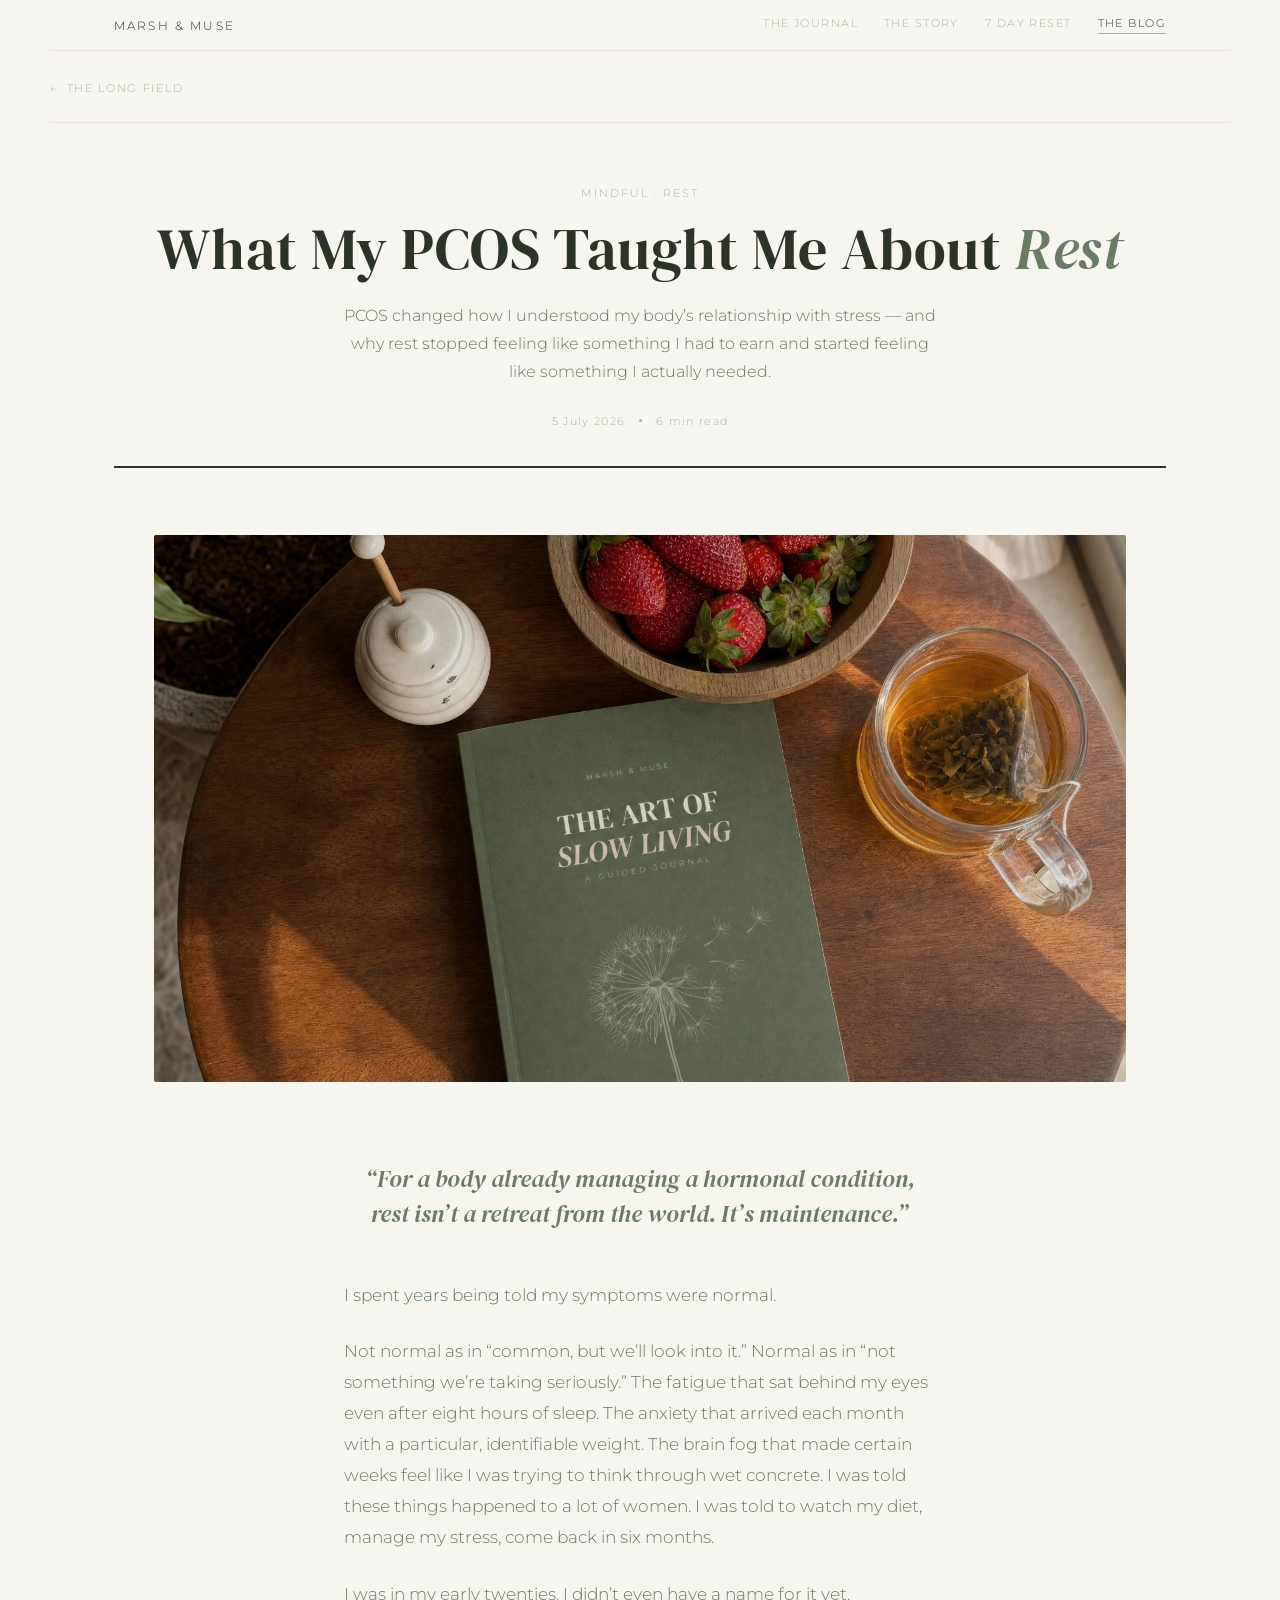
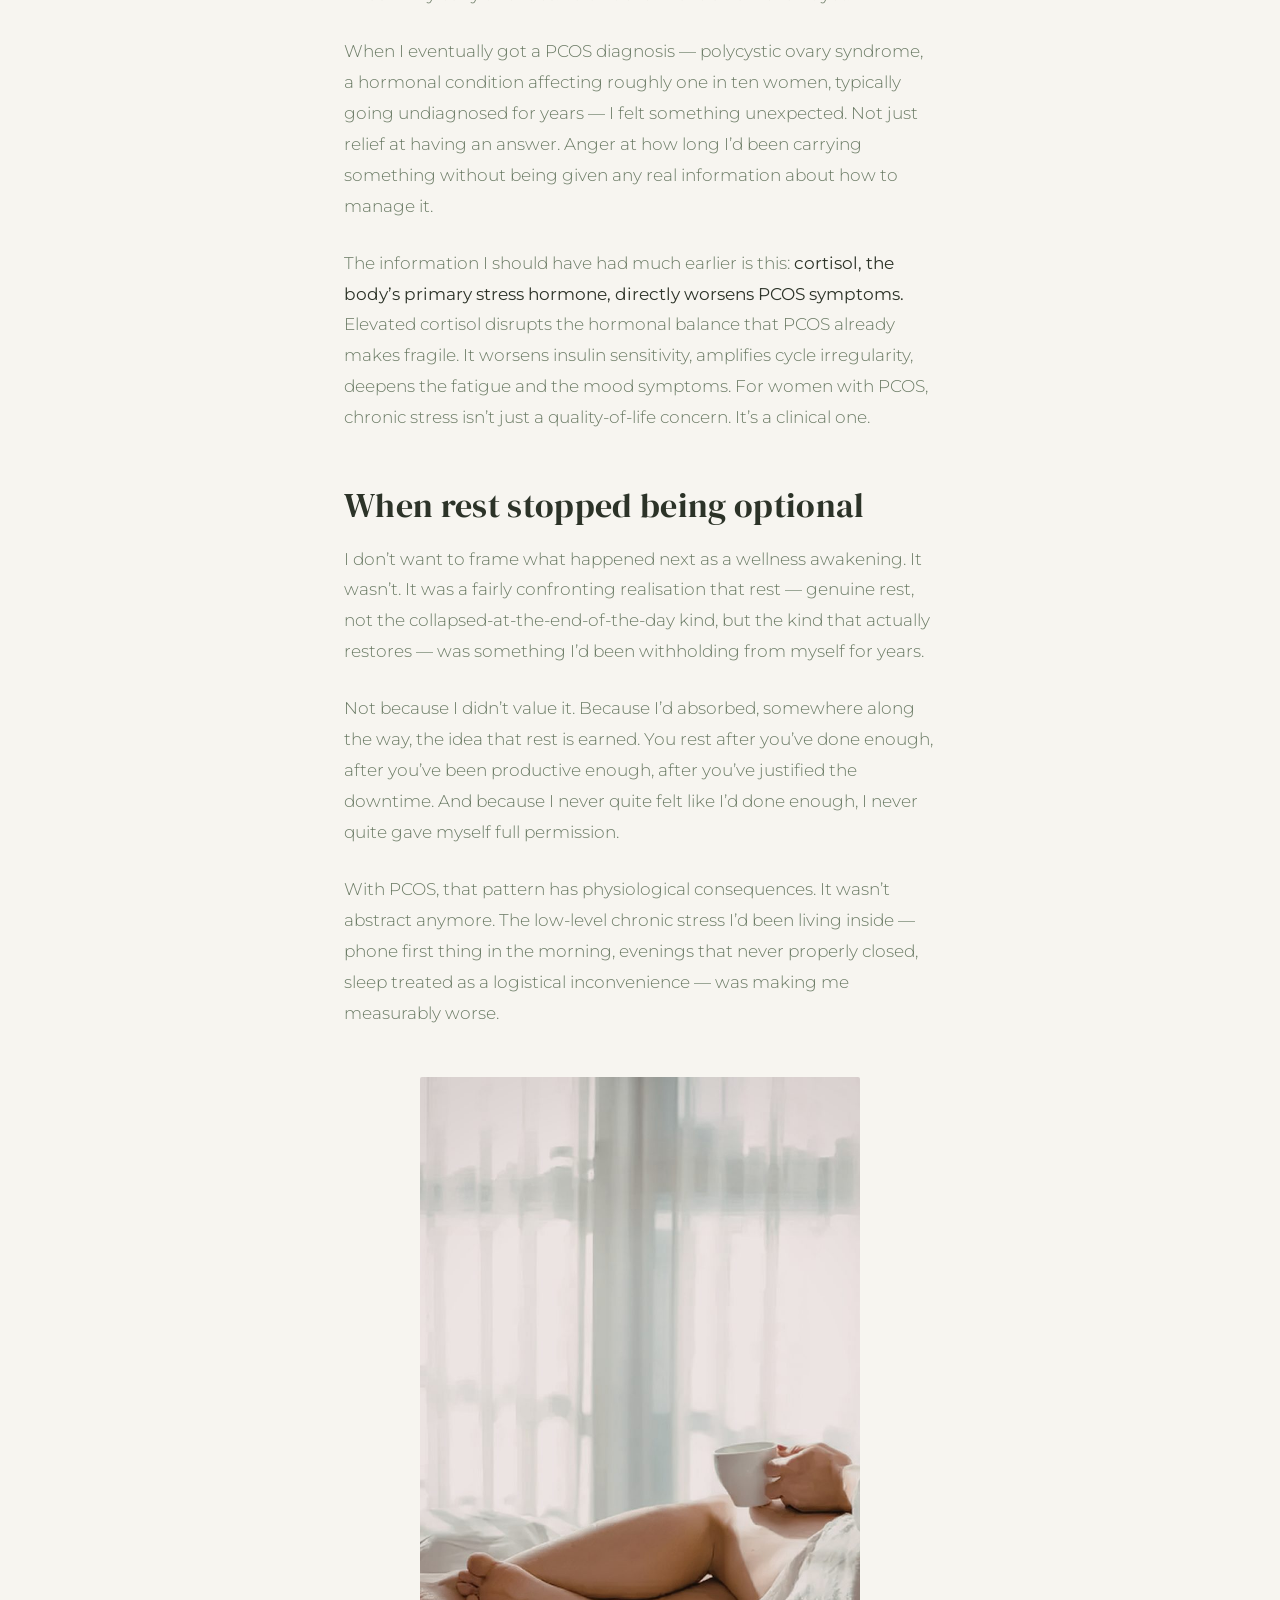
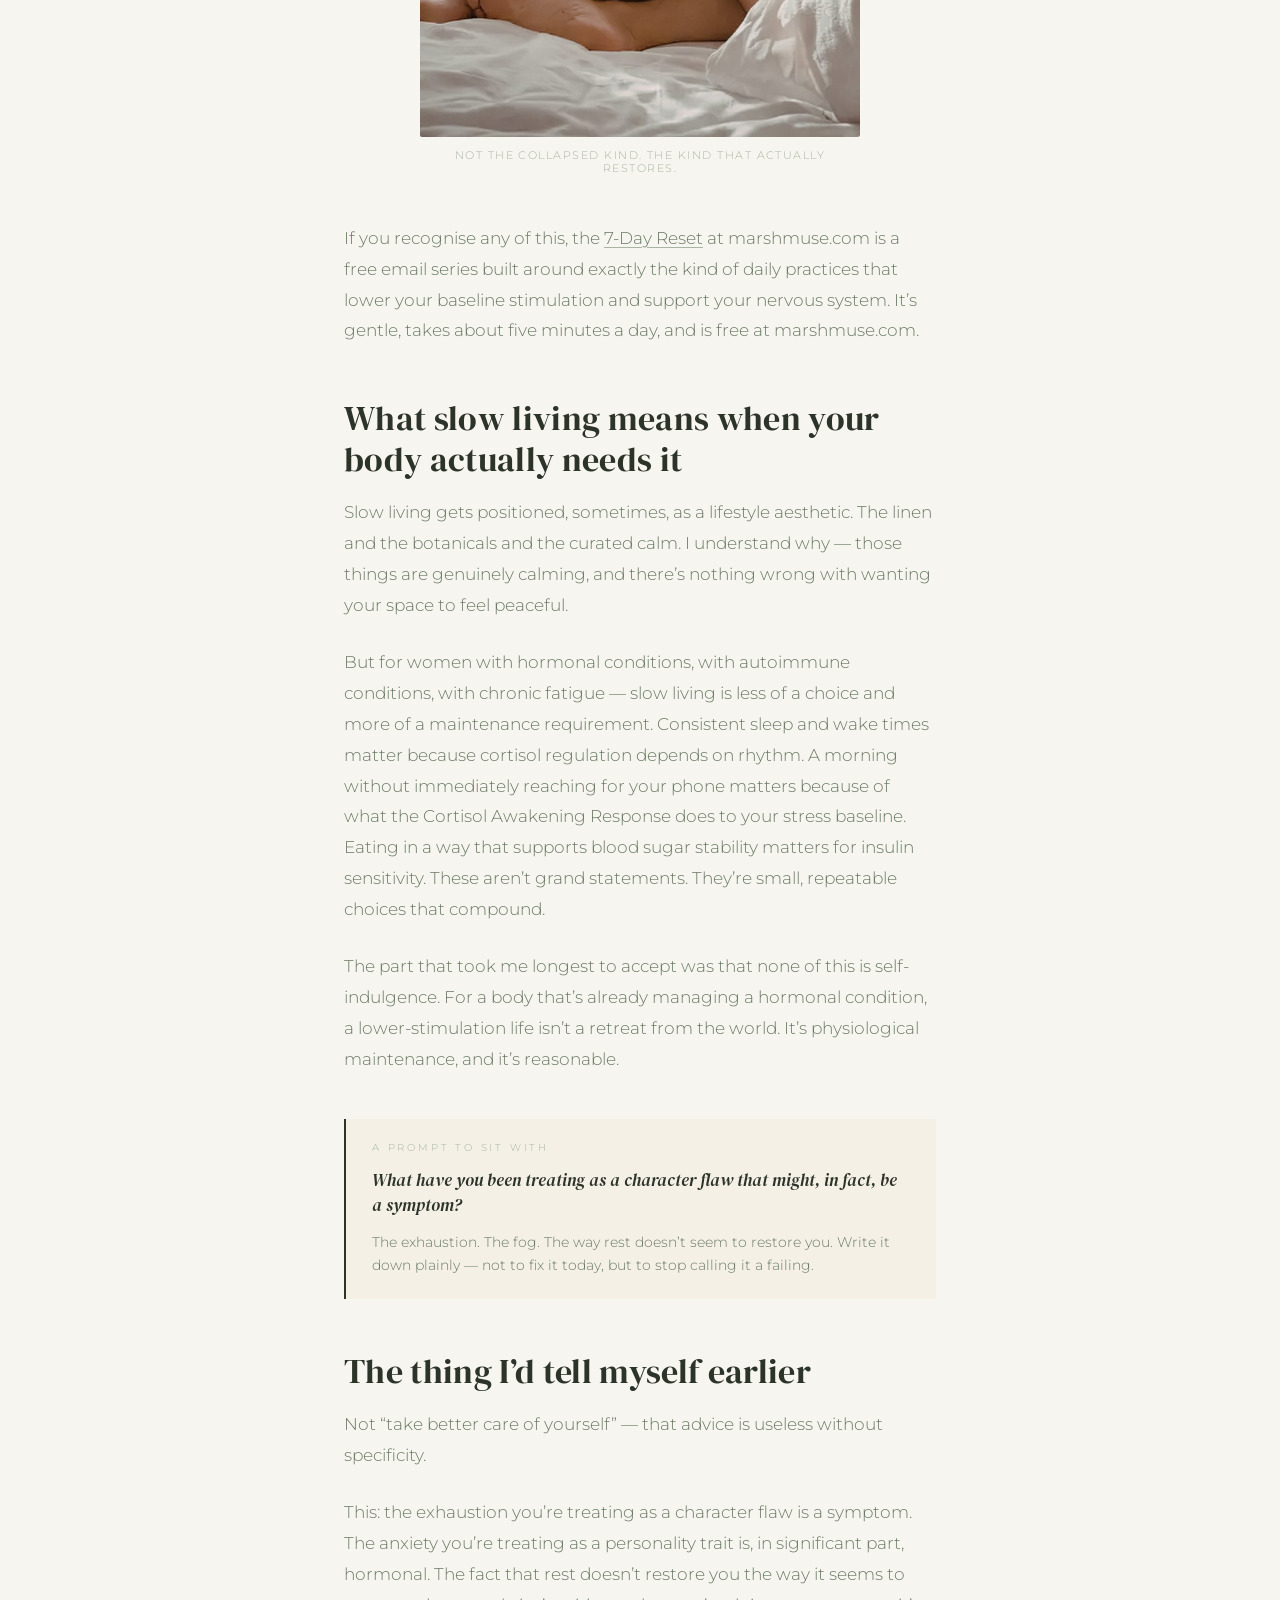
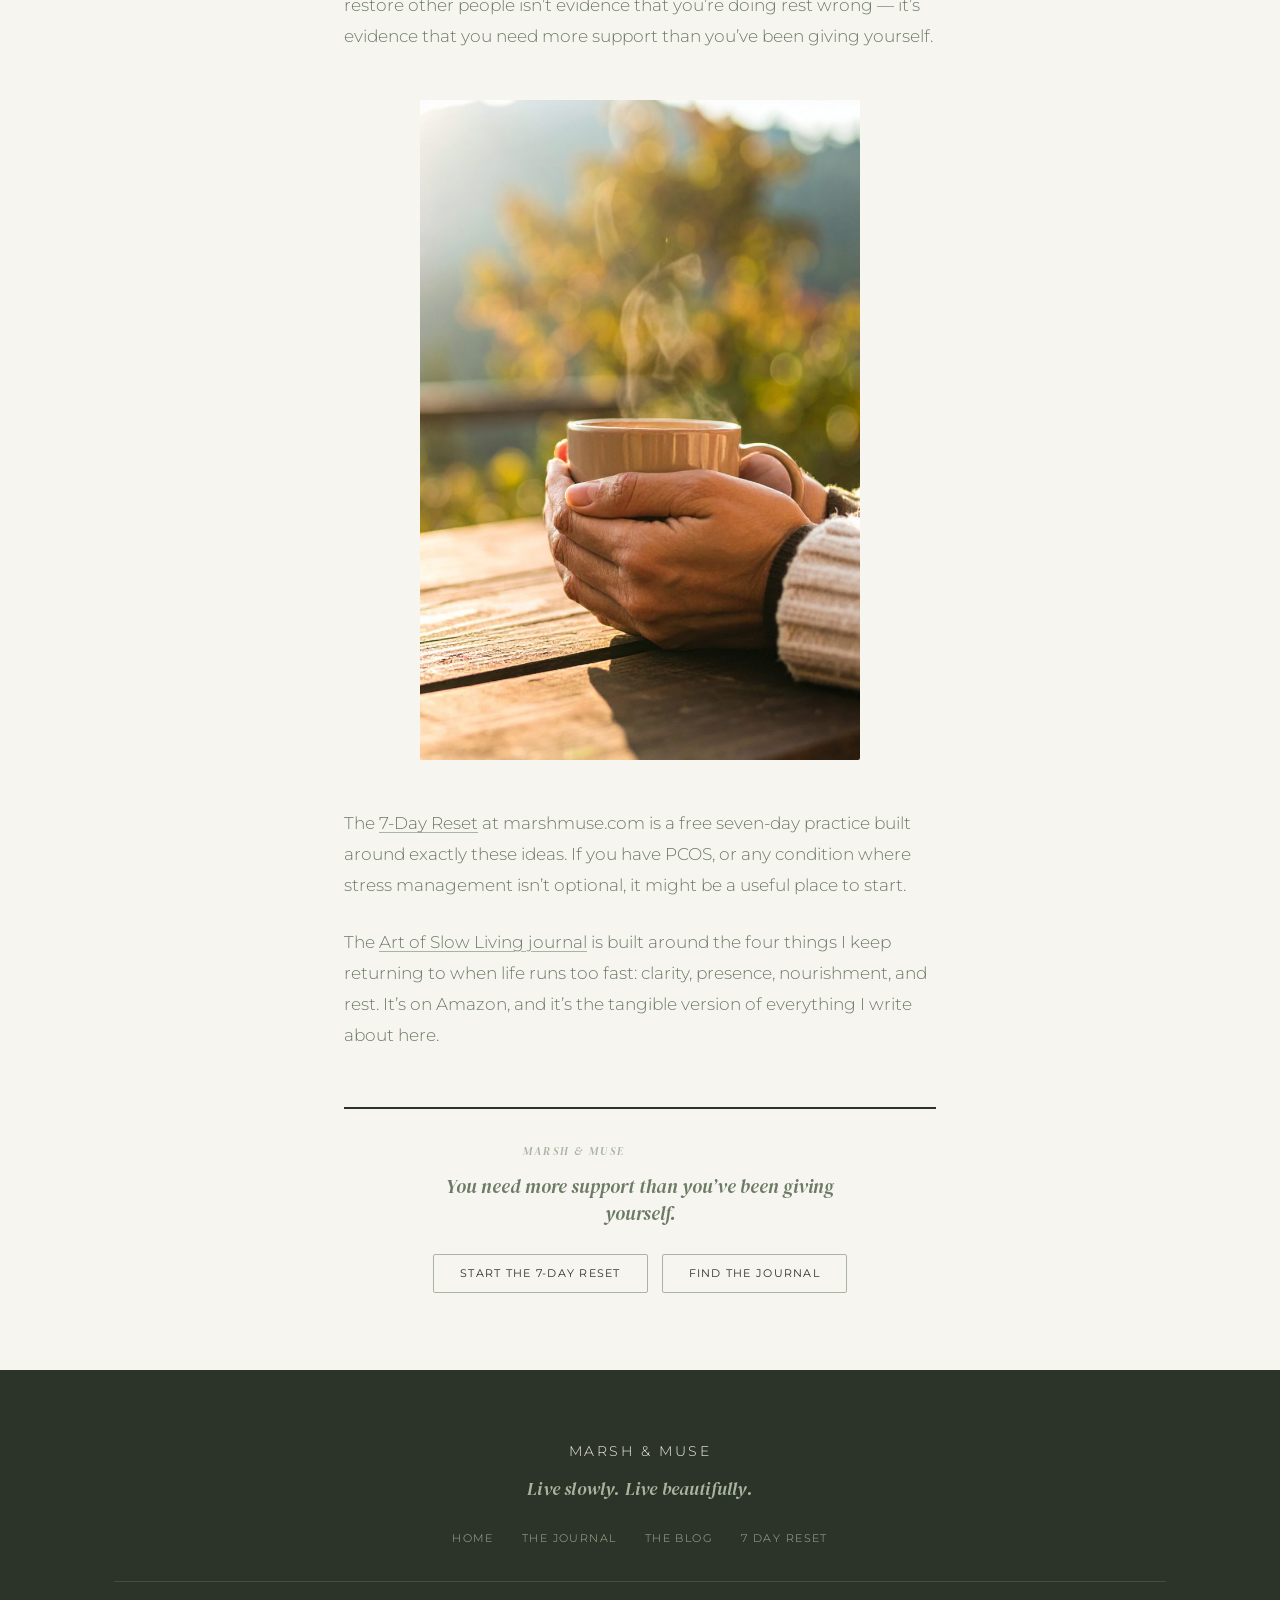
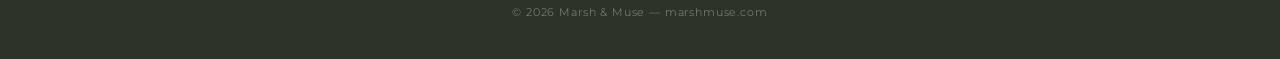
<file: blog/posts/pcos-and-stress-management.html>
<!DOCTYPE html>
<html lang="en">
<head>
<meta charset="utf-8">
<meta name="viewport" content="width=device-width, initial-scale=1">
<title>What My PCOS Taught Me About Rest &middot; The Long Field &middot; Marsh &amp; Muse</title>
<meta name="description" content="PCOS changed how I understood my body's relationship with stress — and why rest stopped feeling like something I had to earn and started feeling like something I actually needed.">
<meta property="og:title" content="What My PCOS Taught Me About Rest — Marsh &amp; Muse">
<meta property="og:description" content="PCOS changed how I understood my body's relationship with stress — and why rest stopped feeling like a luxury.">
<meta property="og:type" content="article">
<link rel="preconnect" href="https://fonts.googleapis.com">
<link rel="preconnect" href="https://fonts.gstatic.com" crossorigin>
<link href="https://fonts.googleapis.com/css2?family=DM+Serif+Display:ital@0;1&family=Montserrat:ital,wght@0,300;0,400;1,400&display=swap" rel="stylesheet">
<link rel="stylesheet" href="../blog.css">
</head>
<body>

<header class="wrap pad sitenav">
  <a href="/" class="wordmark">Marsh &amp; Muse</a>
  <nav>
    <a href="/#journal">The Journal</a>
    <a href="/#story">The Story</a>
    <a href="/#reset">7 Day Reset</a>
    <a href="/blog/" class="active">The Blog</a>
  </nav>
</header>

<div class="wrap pad back-link">
  <a href="../index.html">The Long Field</a>
</div>

<div class="wrap pad">
  <header class="article-header" data-screen-label="Post 4 — PCOS and Rest">
    <p class="kicker">Mindful &middot; Rest</p>
    <h1>What My PCOS Taught Me About <em>Rest</em></h1>
    <p class="standfirst">PCOS changed how I understood my body&rsquo;s relationship with stress — and why rest stopped feeling like something I had to earn and started feeling like something I actually needed.</p>
    <div class="meta">
      <span>5 July 2026</span>
      <span class="dot"></span>
      <span>6 min read</span>
    </div>
  </header>

  <figure class="article-hero">
    <span class="media"><img src="../images/journal-strawberries-tea.jpg" alt="The Art of Slow Living journal on a wooden table beside a bowl of strawberries and a glass cup of herbal tea, warm light."></span>
  </figure>
</div>

<main class="article-body">
  <p class="opening-quote">&ldquo;For a body already managing a hormonal condition, rest isn&rsquo;t a retreat from the world. It&rsquo;s maintenance.&rdquo;</p>

  <p>I spent years being told my symptoms were normal.</p>

  <p>Not normal as in &ldquo;common, but we&rsquo;ll look into it.&rdquo; Normal as in &ldquo;not something we&rsquo;re taking seriously.&rdquo; The fatigue that sat behind my eyes even after eight hours of sleep. The anxiety that arrived each month with a particular, identifiable weight. The brain fog that made certain weeks feel like I was trying to think through wet concrete. I was told these things happened to a lot of women. I was told to watch my diet, manage my stress, come back in six months.</p>

  <p>I was in my early twenties. I didn&rsquo;t even have a name for it yet.</p>

  <p>When I eventually got a PCOS diagnosis — polycystic ovary syndrome, a hormonal condition affecting roughly one in ten women, typically going undiagnosed for years — I felt something unexpected. Not just relief at having an answer. Anger at how long I&rsquo;d been carrying something without being given any real information about how to manage it.</p>

  <p>The information I should have had much earlier is this: <strong>cortisol, the body&rsquo;s primary stress hormone, directly worsens PCOS symptoms.</strong> Elevated cortisol disrupts the hormonal balance that PCOS already makes fragile. It worsens insulin sensitivity, amplifies cycle irregularity, deepens the fatigue and the mood symptoms. For women with PCOS, chronic stress isn&rsquo;t just a quality-of-life concern. It&rsquo;s a clinical one.</p>

  <h2>When rest stopped being optional</h2>

  <p>I don&rsquo;t want to frame what happened next as a wellness awakening. It wasn&rsquo;t. It was a fairly confronting realisation that rest — genuine rest, not the collapsed-at-the-end-of-the-day kind, but the kind that actually restores — was something I&rsquo;d been withholding from myself for years.</p>

  <p>Not because I didn&rsquo;t value it. Because I&rsquo;d absorbed, somewhere along the way, the idea that rest is earned. You rest after you&rsquo;ve done enough, after you&rsquo;ve been productive enough, after you&rsquo;ve justified the downtime. And because I never quite felt like I&rsquo;d done enough, I never quite gave myself full permission.</p>

  <p>With PCOS, that pattern has physiological consequences. It wasn&rsquo;t abstract anymore. The low-level chronic stress I&rsquo;d been living inside — phone first thing in the morning, evenings that never properly closed, sleep treated as a logistical inconvenience — was making me measurably worse.</p>

  <figure class="article-figure portrait">
    <span class="media"><img src="../images/bed-cup.jpg" alt="A person resting under soft white bedlinen, holding a small cup of coffee, late morning light."></span>
    <figcaption>Not the collapsed kind. The kind that actually restores.</figcaption>
  </figure>

  <p>If you recognise any of this, the <a href="/#reset">7-Day Reset</a> at marshmuse.com is a free email series built around exactly the kind of daily practices that lower your baseline stimulation and support your nervous system. It&rsquo;s gentle, takes about five minutes a day, and is free at marshmuse.com.</p>

  <h2>What slow living means when your body actually needs it</h2>

  <p>Slow living gets positioned, sometimes, as a lifestyle aesthetic. The linen and the botanicals and the curated calm. I understand why — those things are genuinely calming, and there&rsquo;s nothing wrong with wanting your space to feel peaceful.</p>

  <p>But for women with hormonal conditions, with autoimmune conditions, with chronic fatigue — slow living is less of a choice and more of a maintenance requirement. Consistent sleep and wake times matter because cortisol regulation depends on rhythm. A morning without immediately reaching for your phone matters because of what the Cortisol Awakening Response does to your stress baseline. Eating in a way that supports blood sugar stability matters for insulin sensitivity. These aren&rsquo;t grand statements. They&rsquo;re small, repeatable choices that compound.</p>

  <p>The part that took me longest to accept was that none of this is self-indulgence. For a body that&rsquo;s already managing a hormonal condition, a lower-stimulation life isn&rsquo;t a retreat from the world. It&rsquo;s physiological maintenance, and it&rsquo;s reasonable.</p>

  <div class="reflection-box">
    <span class="rb-label">A prompt to sit with</span>
    <p class="rb-prompt">What have you been treating as a character flaw that might, in fact, be a symptom?</p>
    <p class="rb-sub">The exhaustion. The fog. The way rest doesn&rsquo;t seem to restore you. Write it down plainly — not to fix it today, but to stop calling it a failing.</p>
  </div>

  <h2>The thing I&rsquo;d tell myself earlier</h2>

  <p>Not &ldquo;take better care of yourself&rdquo; — that advice is useless without specificity.</p>

  <p>This: the exhaustion you&rsquo;re treating as a character flaw is a symptom. The anxiety you&rsquo;re treating as a personality trait is, in significant part, hormonal. The fact that rest doesn&rsquo;t restore you the way it seems to restore other people isn&rsquo;t evidence that you&rsquo;re doing rest wrong — it&rsquo;s evidence that you need more support than you&rsquo;ve been giving yourself.</p>

  <figure class="article-figure portrait">
    <span class="media"><img src="../images/hands-mug-garden.jpg" alt="A pair of hands wrapped around a warm mug outdoors, a soft autumn garden blurred behind in golden light."></span>
  </figure>

  <p>The <a href="/#reset">7-Day Reset</a> at marshmuse.com is a free seven-day practice built around exactly these ideas. If you have PCOS, or any condition where stress management isn&rsquo;t optional, it might be a useful place to start.</p>

  <p>The <a href="https://www.amazon.co.uk/dp/B0H3P3NLXG">Art of Slow Living journal</a> is built around the four things I keep returning to when life runs too fast: clarity, presence, nourishment, and rest. It&rsquo;s on Amazon, and it&rsquo;s the tangible version of everything I write about here.</p>

  <div class="sign-off">
    <p class="wordmark">Marsh &amp; Muse</p>
    <p>You need more support than you&rsquo;ve been giving yourself.</p>
    <div class="btn-row">
      <a href="/#reset" class="btn">Start the 7-Day Reset</a>
      <a href="https://www.amazon.co.uk/dp/B0H3P3NLXG" class="btn">Find the journal</a>
    </div>
  </div>
</main>

<footer>
  <div class="fwrap">
    <div class="fmark">Marsh &amp; Muse</div>
    <p class="ftag">Live slowly. Live beautifully.</p>
    <nav>
      <a href="/">Home</a>
      <a href="/#journal">The Journal</a>
      <a href="/blog/">The Blog</a>
      <a href="/#reset">7 Day Reset</a>
    </nav>
    <div class="legal">&copy; 2026 Marsh &amp; Muse &mdash; marshmuse.com</div>
  </div>
</footer>

</body>
</html>
</file>
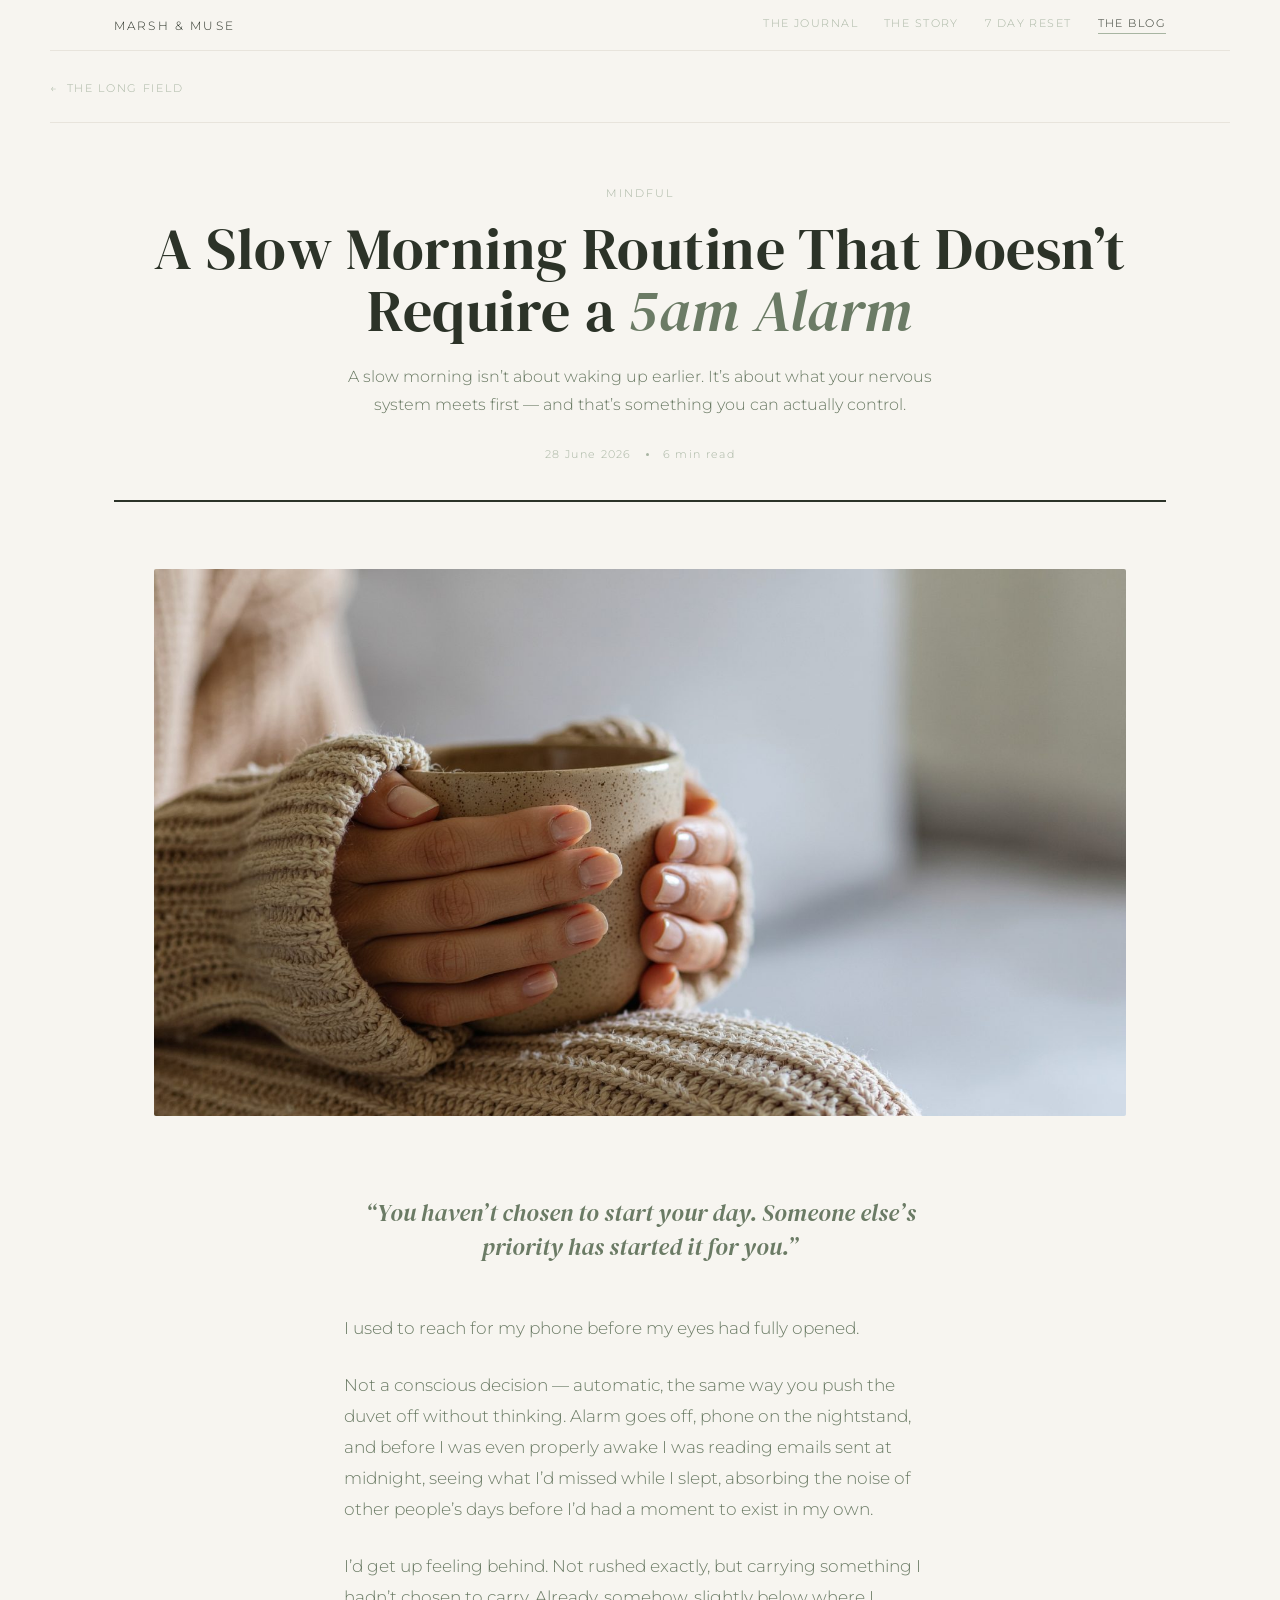
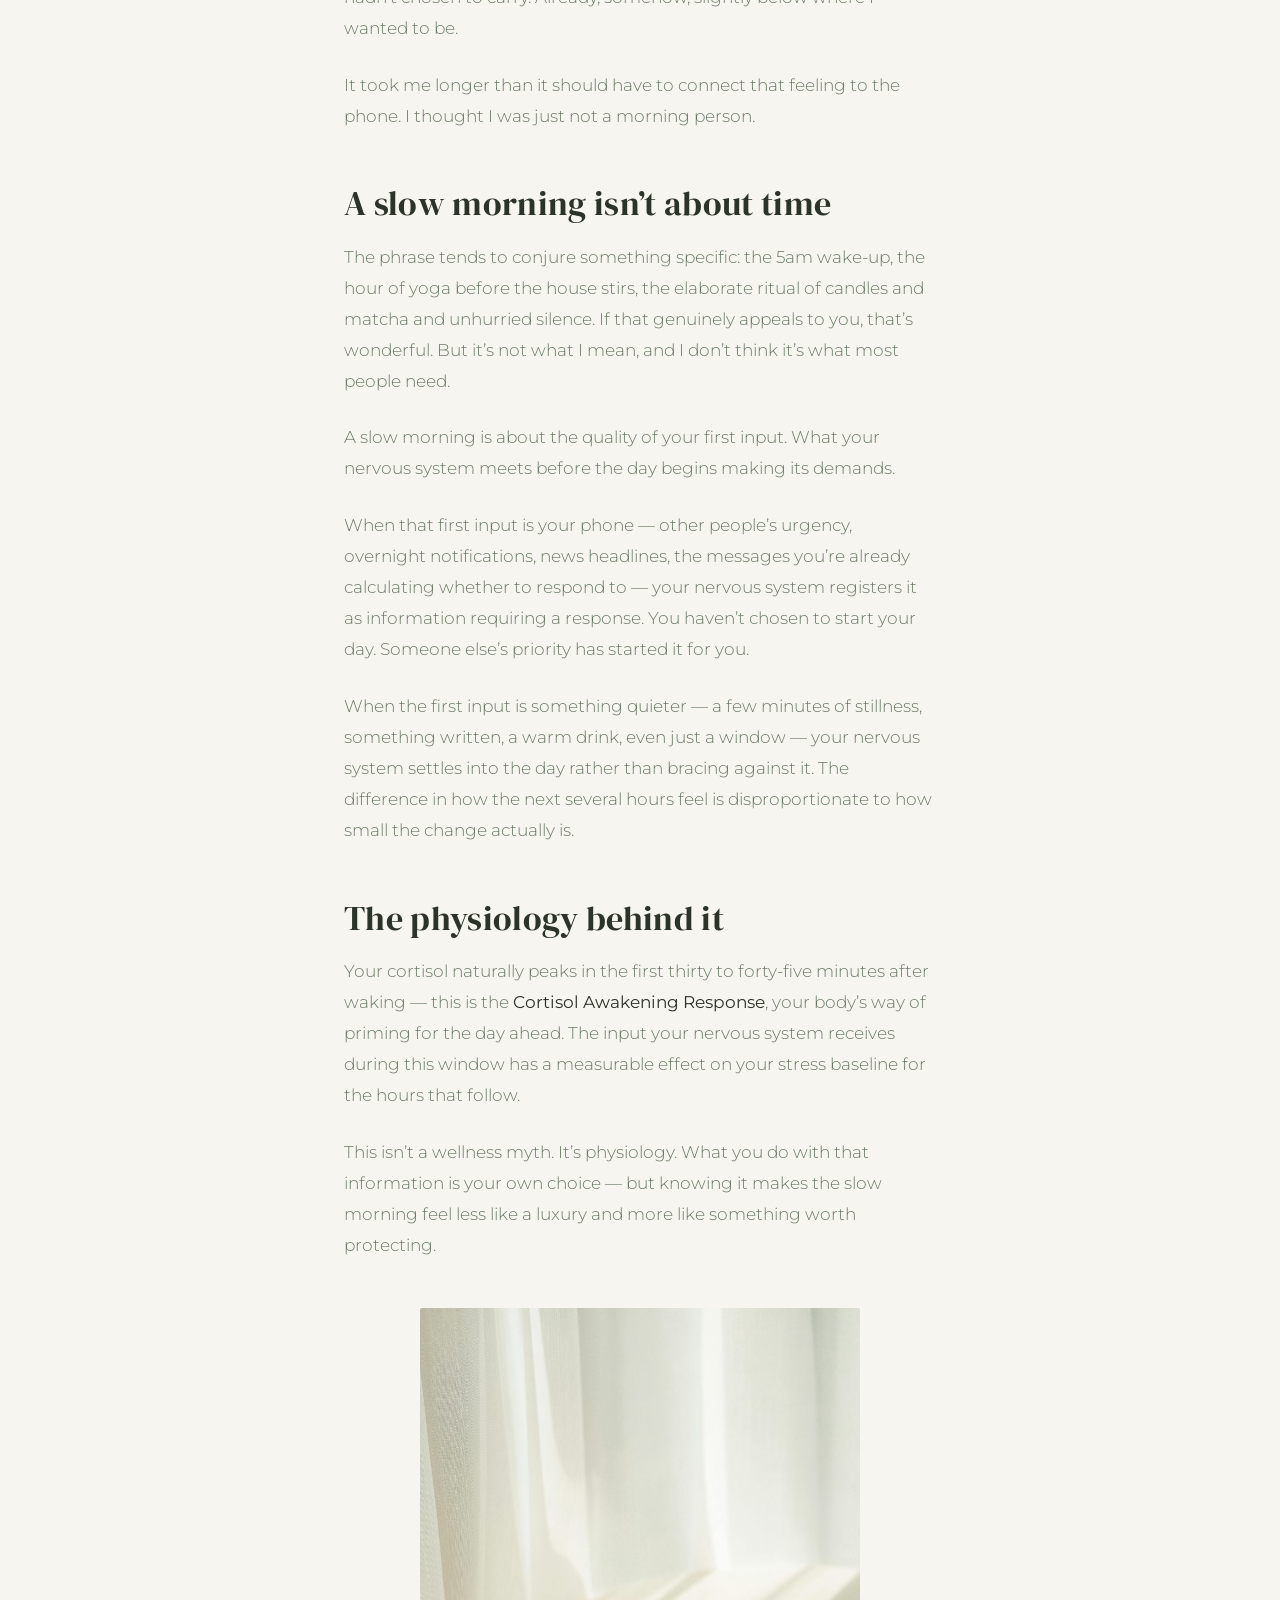
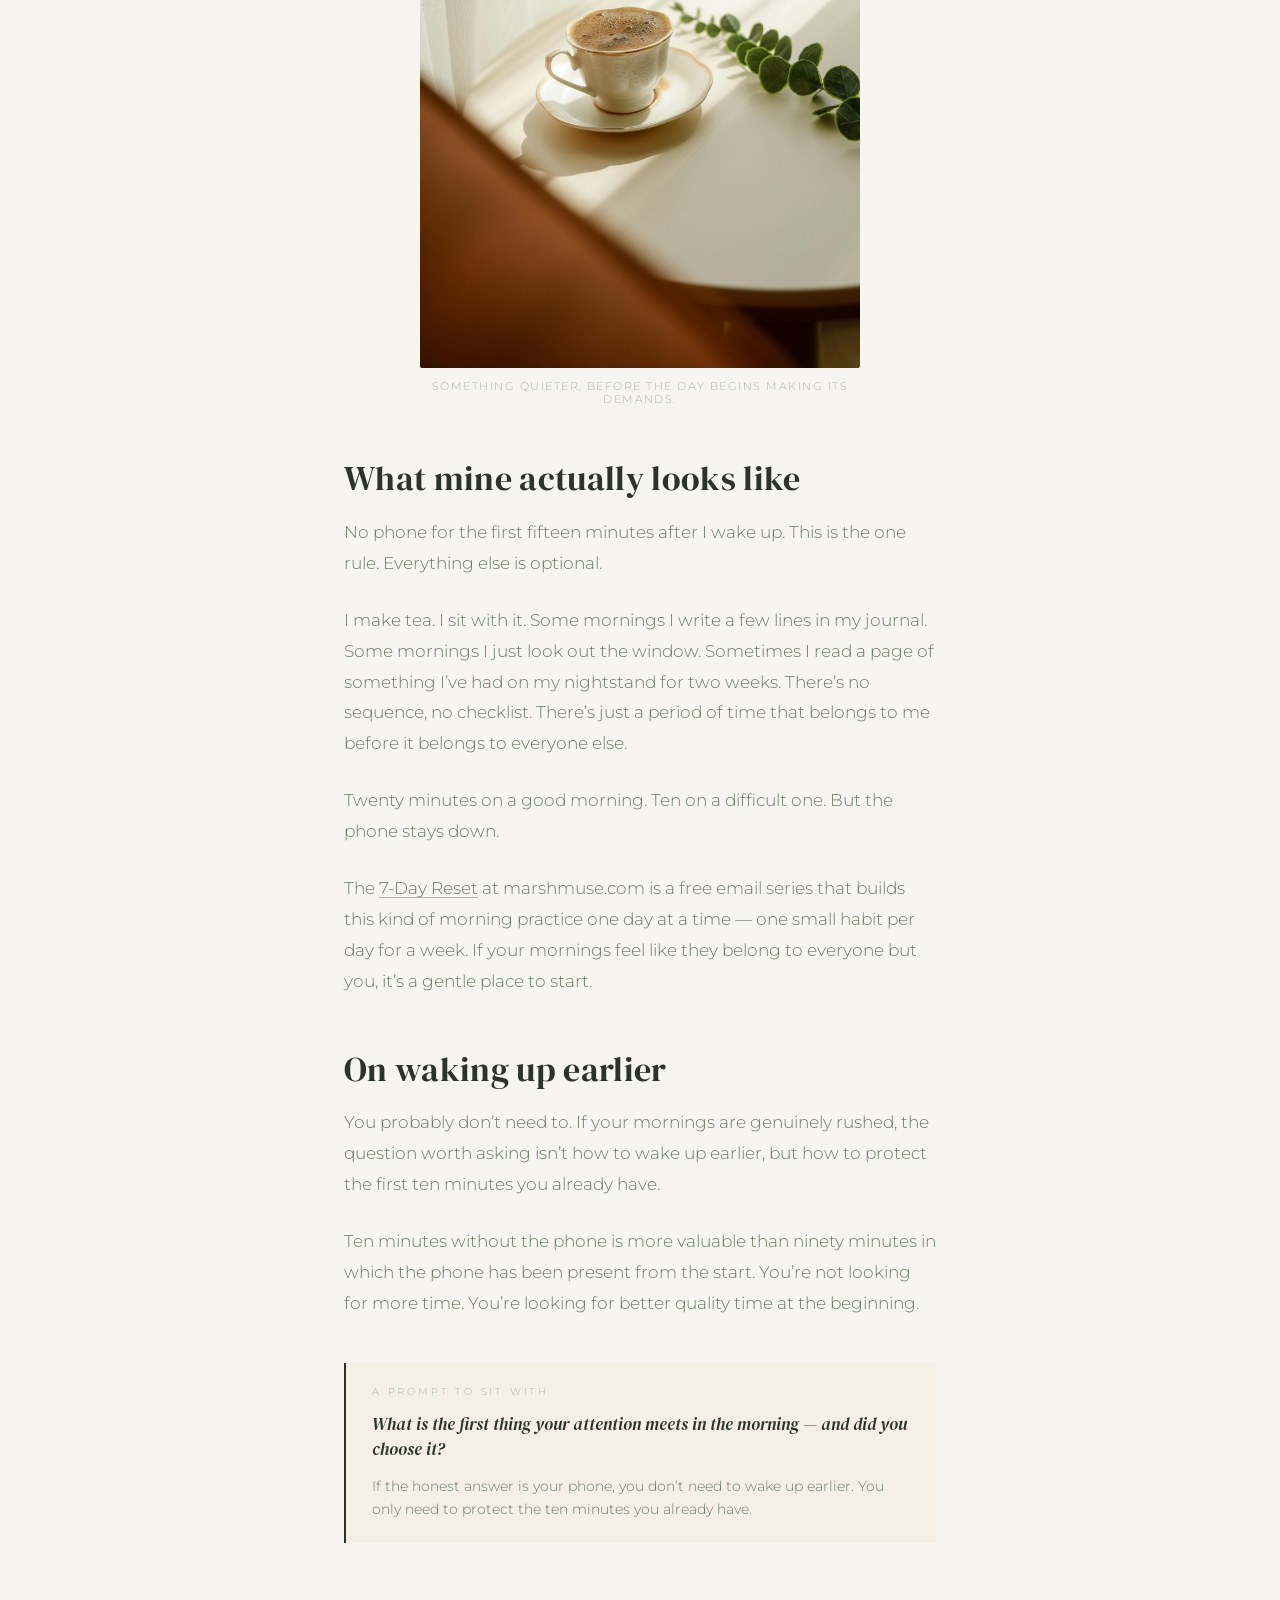
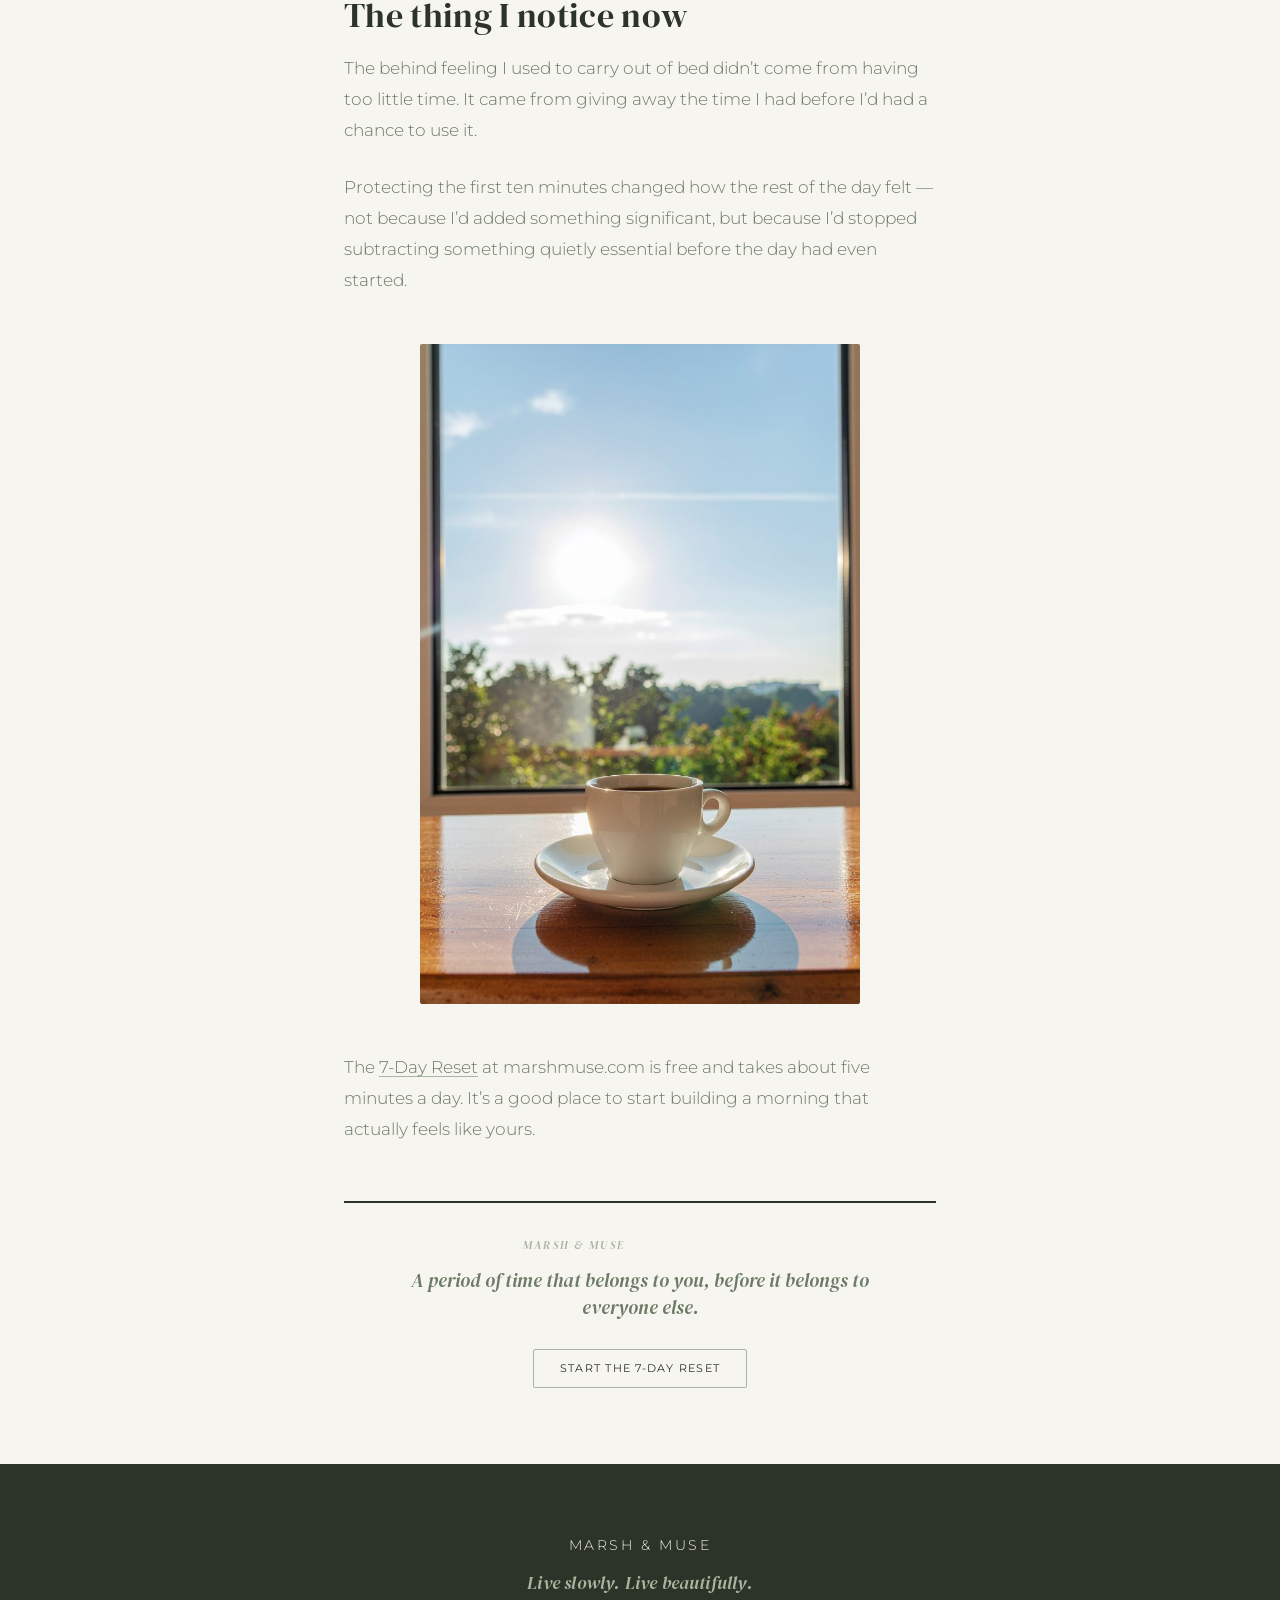
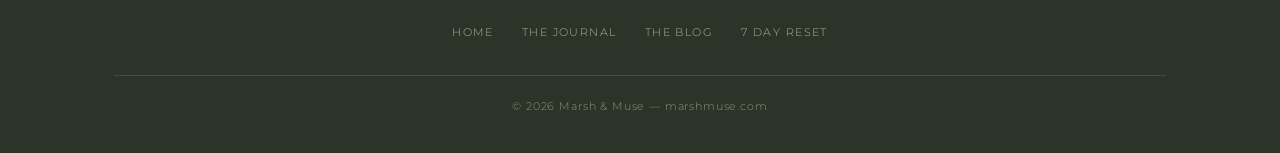
<file: blog/posts/slow-morning-routine-for-women.html>
<!DOCTYPE html>
<html lang="en">
<head>
<meta charset="utf-8">
<meta name="viewport" content="width=device-width, initial-scale=1">
<title>A Slow Morning Routine That Doesn&rsquo;t Require a 5am Alarm &middot; The Long Field &middot; Marsh &amp; Muse</title>
<meta name="description" content="A slow morning isn't about waking up earlier. It's about what your nervous system meets first — and that's something you can actually control.">
<meta property="og:title" content="A Slow Morning Routine That Doesn't Require a 5am Alarm — Marsh &amp; Muse">
<meta property="og:description" content="A slow morning isn't about waking up earlier. It's about what your nervous system meets first.">
<meta property="og:type" content="article">
<link rel="preconnect" href="https://fonts.googleapis.com">
<link rel="preconnect" href="https://fonts.gstatic.com" crossorigin>
<link href="https://fonts.googleapis.com/css2?family=DM+Serif+Display:ital@0;1&family=Montserrat:ital,wght@0,300;0,400;1,400&display=swap" rel="stylesheet">
<link rel="stylesheet" href="../blog.css">
</head>
<body>

<header class="wrap pad sitenav">
  <a href="/" class="wordmark">Marsh &amp; Muse</a>
  <nav>
    <a href="/#journal">The Journal</a>
    <a href="/#story">The Story</a>
    <a href="/#reset">7 Day Reset</a>
    <a href="/blog/" class="active">The Blog</a>
  </nav>
</header>

<div class="wrap pad back-link">
  <a href="../index.html">The Long Field</a>
</div>

<div class="wrap pad">
  <header class="article-header" data-screen-label="Post 3 — Slow Morning Routine">
    <p class="kicker">Mindful</p>
    <h1>A Slow Morning Routine That Doesn&rsquo;t Require a <em>5am Alarm</em></h1>
    <p class="standfirst">A slow morning isn&rsquo;t about waking up earlier. It&rsquo;s about what your nervous system meets first — and that&rsquo;s something you can actually control.</p>
    <div class="meta">
      <span>28 June 2026</span>
      <span class="dot"></span>
      <span>6 min read</span>
    </div>
  </header>

  <figure class="article-hero">
    <span class="media"><img src="../images/hands-speckled-mug.jpg" alt="Two hands in a knitted jumper wrapped around a warm speckled mug, soft window light behind."></span>
  </figure>
</div>

<main class="article-body">
  <p class="opening-quote">&ldquo;You haven&rsquo;t chosen to start your day. Someone else&rsquo;s priority has started it for you.&rdquo;</p>

  <p>I used to reach for my phone before my eyes had fully opened.</p>

  <p>Not a conscious decision — automatic, the same way you push the duvet off without thinking. Alarm goes off, phone on the nightstand, and before I was even properly awake I was reading emails sent at midnight, seeing what I&rsquo;d missed while I slept, absorbing the noise of other people&rsquo;s days before I&rsquo;d had a moment to exist in my own.</p>

  <p>I&rsquo;d get up feeling behind. Not rushed exactly, but carrying something I hadn&rsquo;t chosen to carry. Already, somehow, slightly below where I wanted to be.</p>

  <p>It took me longer than it should have to connect that feeling to the phone. I thought I was just not a morning person.</p>

  <h2>A slow morning isn&rsquo;t about time</h2>

  <p>The phrase tends to conjure something specific: the 5am wake-up, the hour of yoga before the house stirs, the elaborate ritual of candles and matcha and unhurried silence. If that genuinely appeals to you, that&rsquo;s wonderful. But it&rsquo;s not what I mean, and I don&rsquo;t think it&rsquo;s what most people need.</p>

  <p>A slow morning is about the quality of your first input. What your nervous system meets before the day begins making its demands.</p>

  <p>When that first input is your phone — other people&rsquo;s urgency, overnight notifications, news headlines, the messages you&rsquo;re already calculating whether to respond to — your nervous system registers it as information requiring a response. You haven&rsquo;t chosen to start your day. Someone else&rsquo;s priority has started it for you.</p>

  <p>When the first input is something quieter — a few minutes of stillness, something written, a warm drink, even just a window — your nervous system settles into the day rather than bracing against it. The difference in how the next several hours feel is disproportionate to how small the change actually is.</p>

  <h2>The physiology behind it</h2>

  <p>Your cortisol naturally peaks in the first thirty to forty-five minutes after waking — this is the <strong>Cortisol Awakening Response</strong>, your body&rsquo;s way of priming for the day ahead. The input your nervous system receives during this window has a measurable effect on your stress baseline for the hours that follow.</p>

  <p>This isn&rsquo;t a wellness myth. It&rsquo;s physiology. What you do with that information is your own choice — but knowing it makes the slow morning feel less like a luxury and more like something worth protecting.</p>

  <figure class="article-figure portrait">
    <span class="media"><img src="../images/cup-eucalyptus.jpg" alt="A delicate cup and saucer on a windowsill beside a sprig of eucalyptus, sheer curtains diffusing the light."></span>
    <figcaption>Something quieter, before the day begins making its demands.</figcaption>
  </figure>

  <h2>What mine actually looks like</h2>

  <p>No phone for the first fifteen minutes after I wake up. This is the one rule. Everything else is optional.</p>

  <p>I make tea. I sit with it. Some mornings I write a few lines in my journal. Some mornings I just look out the window. Sometimes I read a page of something I&rsquo;ve had on my nightstand for two weeks. There&rsquo;s no sequence, no checklist. There&rsquo;s just a period of time that belongs to me before it belongs to everyone else.</p>

  <p>Twenty minutes on a good morning. Ten on a difficult one. But the phone stays down.</p>

  <p>The <a href="/#reset">7-Day Reset</a> at marshmuse.com is a free email series that builds this kind of morning practice one day at a time — one small habit per day for a week. If your mornings feel like they belong to everyone but you, it&rsquo;s a gentle place to start.</p>

  <h2>On waking up earlier</h2>

  <p>You probably don&rsquo;t need to. If your mornings are genuinely rushed, the question worth asking isn&rsquo;t how to wake up earlier, but how to protect the first ten minutes you already have.</p>

  <p>Ten minutes without the phone is more valuable than ninety minutes in which the phone has been present from the start. You&rsquo;re not looking for more time. You&rsquo;re looking for better quality time at the beginning.</p>

  <div class="reflection-box">
    <span class="rb-label">A prompt to sit with</span>
    <p class="rb-prompt">What is the first thing your attention meets in the morning — and did you choose it?</p>
    <p class="rb-sub">If the honest answer is your phone, you don&rsquo;t need to wake up earlier. You only need to protect the ten minutes you already have.</p>
  </div>

  <h2>The thing I notice now</h2>

  <p>The behind feeling I used to carry out of bed didn&rsquo;t come from having too little time. It came from giving away the time I had before I&rsquo;d had a chance to use it.</p>

  <p>Protecting the first ten minutes changed how the rest of the day felt — not because I&rsquo;d added something significant, but because I&rsquo;d stopped subtracting something quietly essential before the day had even started.</p>

  <figure class="article-figure portrait">
    <span class="media"><img src="../images/cup-window-sun.jpg" alt="A white cup and saucer on a wooden table in front of a sunlit window, garden greenery beyond."></span>
  </figure>

  <p>The <a href="/#reset">7-Day Reset</a> at marshmuse.com is free and takes about five minutes a day. It&rsquo;s a good place to start building a morning that actually feels like yours.</p>

  <div class="sign-off">
    <p class="wordmark">Marsh &amp; Muse</p>
    <p>A period of time that belongs to you, before it belongs to everyone else.</p>
    <div class="btn-row">
      <a href="/#reset" class="btn">Start the 7-Day Reset</a>
    </div>
  </div>
</main>

<footer>
  <div class="fwrap">
    <div class="fmark">Marsh &amp; Muse</div>
    <p class="ftag">Live slowly. Live beautifully.</p>
    <nav>
      <a href="/">Home</a>
      <a href="/#journal">The Journal</a>
      <a href="/blog/">The Blog</a>
      <a href="/#reset">7 Day Reset</a>
    </nav>
    <div class="legal">&copy; 2026 Marsh &amp; Muse &mdash; marshmuse.com</div>
  </div>
</footer>

</body>
</html>
</file>
<file: styles.css>
/* =====================================================================
   MARSH & MUSE — marshmuse.com
   Static site styles. Tokens lifted from the brand design system.
   ===================================================================== */

/* ---- SELF-HOSTED BRAND FONTS -------------------------------------- */
@font-face {
  font-family: 'DM Serif Display';
  font-style: normal; font-weight: 400; font-display: swap;
  src: url('fonts/DMSerifDisplay-Regular.ttf') format('truetype');
}
@font-face {
  font-family: 'DM Serif Display';
  font-style: italic; font-weight: 400; font-display: swap;
  src: url('fonts/DMSerifDisplay-Italic.ttf') format('truetype');
}
@font-face {
  font-family: 'Montserrat';
  font-style: normal; font-weight: 100 900; font-display: swap;
  src: url('fonts/Montserrat-VariableFont_wght.ttf') format('truetype');
}
@font-face {
  font-family: 'Montserrat';
  font-style: italic; font-weight: 100 900; font-display: swap;
  src: url('fonts/Montserrat-Italic-VariableFont_wght.ttf') format('truetype');
}

:root {
  /* Morning Linen */
  --linen-white: #F7F5F0;
  --warm-linen:  #E8E4DC;
  --sage-mid:    #A8B5A2;
  --sage-deep:   #6B7B65;
  --forest:      #2C3328;
  /* Deep Moss */
  --deep-moss:   #5C6B52;
  --cream:       #F4F0E6;
  --warm-white:  #E8E2D4;
  --sage-accent: #A8B59E;

  --font-display: 'DM Serif Display', 'Hoefler Text', Georgia, serif;
  --font-body:    'Montserrat', 'Helvetica Neue', Arial, sans-serif;

  --ease-slow: cubic-bezier(0.22, 0.61, 0.36, 1);
  --dur-fast: 220ms;
  --dur-base: 420ms;
  --dur-slow: 700ms;
}

/* ---- RESET --------------------------------------------------------- */
* { box-sizing: border-box; }
html { scroll-behavior: smooth; }
html, body { margin: 0; padding: 0; }
body {
  background: var(--linen-white);
  color: var(--sage-deep);
  font-family: var(--font-body);
  -webkit-font-smoothing: antialiased;
  text-rendering: optimizeLegibility;
}
img { display: block; max-width: 100%; }
a { color: inherit; }
::selection { background: var(--sage-mid); color: var(--linen-white); }

/* ---- REVEAL ON SCROLL --------------------------------------------- */
.reveal {
  opacity: 0; transform: translateY(22px);
  transition: opacity var(--dur-slow) var(--ease-slow),
              transform var(--dur-slow) var(--ease-slow);
}
.reveal.in { opacity: 1; transform: none; }
@media (prefers-reduced-motion: reduce) {
  html { scroll-behavior: auto; }
  .reveal { opacity: 1; transform: none; transition: none; }
}

/* ---- BUTTONS ------------------------------------------------------- */
.mm-btn {
  display: inline-block;
  font-family: var(--font-body); font-weight: 400; font-size: 0.75rem;
  letter-spacing: 0.12em; text-transform: uppercase;
  padding: 1rem 2.25rem; border-radius: 2px;
  border: 1px solid var(--forest); background: var(--forest);
  color: var(--cream); cursor: pointer; text-decoration: none;
  transition: opacity var(--dur-fast) var(--ease-slow),
              background var(--dur-fast) var(--ease-slow);
}
.mm-btn:hover { opacity: 0.88; }
.mm-btn--outline {
  background: transparent; color: var(--forest); border: 1px solid var(--sage-mid);
}
.mm-btn--outline:hover { background: var(--warm-linen); opacity: 1; }
.on-moss .mm-btn { background: var(--cream); color: var(--forest); border-color: var(--cream); }
.on-moss .mm-btn--outline { background: transparent; color: var(--cream); border-color: var(--sage-accent); }
.on-moss .mm-btn--outline:hover { background: rgba(244,240,230,0.08); }

/* ===================================================================
   HEADER
   =================================================================== */
.site-header {
  position: fixed; top: 0; left: 0; right: 0; z-index: 20;
  display: flex; align-items: center; justify-content: space-between;
  padding: 0 clamp(22px, 5vw, 64px); height: 72px;
  background: transparent; border-bottom: 1px solid transparent;
  transition: background var(--dur-base) var(--ease-slow),
              border-color var(--dur-base) var(--ease-slow),
              backdrop-filter var(--dur-base) var(--ease-slow);
}
.site-header.scrolled {
  background: rgba(247,245,240,0.92);
  -webkit-backdrop-filter: blur(8px); backdrop-filter: blur(8px);
  border-bottom: 1px solid var(--warm-linen);
}
.site-header__mark {
  font-family: var(--font-body); font-weight: 300; font-size: 14px;
  letter-spacing: 0.18em; text-transform: uppercase;
  color: var(--cream); text-decoration: none;
  transition: color var(--dur-base) var(--ease-slow);
}
.site-header.scrolled .site-header__mark { color: var(--forest); }
.site-nav { display: flex; align-items: center; gap: clamp(20px, 3vw, 40px); }
.site-nav a {
  font-family: var(--font-body); font-weight: 300; font-size: 11.5px;
  letter-spacing: 0.13em; text-transform: uppercase;
  color: var(--sage-accent); text-decoration: none;
  transition: color var(--dur-base) var(--ease-slow);
}
.site-nav a:hover { color: var(--cream); }
.site-header.scrolled .site-nav a { color: var(--sage-deep); }
.site-header.scrolled .site-nav a:hover { color: var(--forest); }
.site-nav .mm-btn { padding: 11px 22px; font-size: 10.5px; }
.site-header .nav-cta { color: var(--cream); border-color: var(--sage-accent); }
.site-header.scrolled .nav-cta {
  background: var(--forest); color: var(--cream); border-color: var(--forest);
}
@media (max-width: 620px) {
  .site-nav .nav-link { display: none; }
}

/* ===================================================================
   HERO
   =================================================================== */
.on-moss { background: var(--deep-moss); color: var(--cream); }
.hero {
  position: relative; overflow: hidden; min-height: 92vh;
  display: flex; align-items: center;
  padding: 104px clamp(22px, 8vw, 96px) clamp(48px, 7vh, 88px);
}
.hero__dandelion {
  position: absolute; left: -2%; bottom: -4%;
  width: clamp(280px, 38vw, 560px); opacity: 0.5; pointer-events: none;
}
.hero__grid {
  position: relative; width: 100%;
  display: grid; grid-template-columns: 1.05fr 0.95fr;
  align-items: center; gap: clamp(32px, 5vw, 76px);
}
.hero__inner { position: relative; max-width: 640px; }
.hero__photo { display: flex; justify-content: center; }
.hero__photo img {
  width: min(440px, 100%); border-radius: 4px;
  box-shadow: 0 44px 88px rgba(20, 28, 16, 0.46);
}
@media (max-width: 880px) {
  .hero { min-height: 0; padding-top: 112px; }
  .hero__grid { grid-template-columns: 1fr; gap: 48px; }
  .hero__photo img { width: min(380px, 86%); }
}
.eyebrow {
  font-family: var(--font-body); font-weight: 300; font-size: 13px;
  letter-spacing: 0.13em; text-transform: uppercase;
  color: var(--sage-accent); margin: 0 0 26px;
}
.hero h1 {
  font-family: var(--font-display); font-weight: 400; color: var(--cream);
  font-size: clamp(2.6rem, 6.5vw, 5rem); line-height: 1.04;
  letter-spacing: 0.02em; margin: 0;
}
.hero h1 em { font-style: italic; color: var(--warm-white); }
.hero__lede {
  font-family: var(--font-body); font-weight: 300;
  font-size: clamp(1rem, 1.6vw, 1.2rem); line-height: 1.7;
  color: var(--cream); max-width: 460px; margin: 30px 0 38px;
  letter-spacing: 0.01em;
}
.hero__cta { display: flex; gap: 16px; flex-wrap: wrap; }

/* ===================================================================
   QUOTE
   =================================================================== */
.quote {
  padding: clamp(80px, 14vh, 160px) clamp(22px, 8vw, 80px);
  text-align: center; background: var(--linen-white);
}
.quote__inner { max-width: 720px; margin: 0 auto; }
.quote__mark {
  font-family: var(--font-display); font-style: italic; font-size: 40px;
  color: var(--sage-mid); line-height: 0; display: block; height: 24px;
}
.quote p {
  font-family: var(--font-display); font-weight: 400;
  font-size: clamp(1.6rem, 3.4vw, 2.7rem); line-height: 1.3;
  letter-spacing: 0.02em; color: var(--forest); margin: 0;
}
.quote p em { font-style: italic; color: var(--sage-deep); }

/* ===================================================================
   PILLARS
   =================================================================== */
.pillars {
  padding: clamp(72px, 12vh, 140px) clamp(22px, 8vw, 96px);
  background: var(--linen-white);
}
.section-head { text-align: center; margin-bottom: clamp(48px, 7vh, 88px); }
.section-head .label {
  font-family: var(--font-body); font-weight: 300; font-size: 11px;
  letter-spacing: 0.16em; text-transform: uppercase;
  color: var(--sage-mid); margin: 0 0 16px;
}
.section-head h2 {
  font-family: var(--font-display); font-weight: 400;
  font-size: clamp(1.9rem, 4vw, 3rem); color: var(--forest);
  margin: 0; letter-spacing: 0.02em;
}
.pillar-grid {
  display: grid; grid-template-columns: repeat(auto-fit, minmax(230px, 1fr));
  gap: clamp(20px, 2.4vw, 34px); max-width: 1180px; margin: 0 auto;
}
.pillar {
  background: #fff; border: 1px solid var(--warm-linen); border-radius: 8px;
  padding: 34px 30px 38px; box-shadow: 0 2px 12px rgba(44,51,40,0.05);
  transition: box-shadow var(--dur-base) var(--ease-slow),
              transform var(--dur-base) var(--ease-slow);
}
.pillar:hover {
  box-shadow: 0 18px 44px rgba(44,51,40,0.1); transform: translateY(-4px);
}
.pillar__no { font-family: var(--font-display); font-size: 30px; color: var(--sage-mid); line-height: 1; }
.pillar h3 {
  font-family: var(--font-display); font-weight: 400; font-size: 23px;
  color: var(--forest); margin: 16px 0 12px;
}
.pillar p {
  font-family: var(--font-body); font-weight: 300; font-size: 14px;
  line-height: 1.65; color: var(--sage-deep); margin: 0;
}

/* ===================================================================
   STORY
   =================================================================== */
.story {
  display: grid; grid-template-columns: repeat(auto-fit, minmax(320px, 1fr));
  align-items: center; gap: 0; background: var(--warm-linen);
}
.story__media { min-height: clamp(360px, 60vh, 620px); position: relative; overflow: hidden; }
.story__media img { position: absolute; inset: 0; width: 100%; height: 100%; object-fit: cover; }
.story__body { padding: clamp(48px, 8vw, 104px); }
.story__body .label {
  font-family: var(--font-body); font-weight: 300; font-size: 11px;
  letter-spacing: 0.16em; text-transform: uppercase; color: var(--sage-mid);
  margin: 0 0 22px;
}
.story__body h2 {
  font-family: var(--font-display); font-weight: 400;
  font-size: clamp(1.8rem, 3.4vw, 2.7rem); color: var(--forest);
  margin: 0 0 26px; line-height: 1.12; letter-spacing: 0.02em;
}
.story__body p {
  font-family: var(--font-body); font-weight: 400; font-size: 16px;
  line-height: 1.8; color: var(--sage-deep); margin: 0 0 20px;
}
.story__body p:last-child { margin-bottom: 0; }

/* ===================================================================
   JOURNAL FEATURE
   =================================================================== */
.journal {
  padding: clamp(72px, 12vh, 150px) clamp(22px, 8vw, 96px);
  background: var(--linen-white);
  display: grid; grid-template-columns: repeat(auto-fit, minmax(300px, 1fr));
  gap: clamp(40px, 6vw, 90px); align-items: center;
  max-width: 1180px; margin: 0 auto;
}
.journal__cover { display: flex; justify-content: center; }
.journal__cover img {
  width: min(360px, 90%); border-radius: 4px;
  box-shadow: 0 30px 70px rgba(44,51,40,0.22);
}
.journal__body .label {
  font-family: var(--font-body); font-weight: 300; font-size: 11px;
  letter-spacing: 0.16em; text-transform: uppercase; color: var(--sage-mid);
  margin: 0 0 18px;
}
.journal__body h2 {
  font-family: var(--font-display); font-weight: 400;
  font-size: clamp(2rem, 4vw, 3rem); color: var(--forest);
  margin: 0 0 8px; line-height: 1.08; letter-spacing: 0.02em;
}
.journal__body h2 em { font-style: italic; color: var(--sage-deep); }
.journal__meta {
  font-family: var(--font-body); font-weight: 300; font-size: 13px;
  letter-spacing: 0.05em; color: var(--sage-mid); margin: 0 0 28px;
}
.journal__body p.desc {
  font-family: var(--font-body); font-weight: 400; font-size: 16px;
  line-height: 1.8; color: var(--sage-deep); margin: 0 0 30px; max-width: 460px;
}
.journal__buy { display: flex; align-items: center; gap: 24px; flex-wrap: wrap; }
.journal__buy span {
  font-family: var(--font-body); font-weight: 300; font-size: 13px;
  color: var(--sage-mid); letter-spacing: 0.04em;
}

/* ===================================================================
   RESET SIGNUP
   =================================================================== */
.reset {
  position: relative; overflow: hidden;
  padding: clamp(80px, 14vh, 170px) clamp(22px, 8vw, 80px); text-align: center;
}
.reset__dandelion {
  position: absolute; right: -3%; top: -6%; width: clamp(220px, 28vw, 420px);
  opacity: 0.28; transform: scaleX(-1); pointer-events: none;
}
.reset__inner { position: relative; max-width: 560px; margin: 0 auto; }
.reset .label {
  font-family: var(--font-body); font-weight: 300; font-size: 11px;
  letter-spacing: 0.16em; text-transform: uppercase; color: var(--sage-accent);
  margin: 0 0 20px;
}
.reset h2 {
  font-family: var(--font-display); font-weight: 400;
  font-size: clamp(1.9rem, 4vw, 3rem); color: var(--cream);
  margin: 0 0 18px; line-height: 1.1; letter-spacing: 0.02em;
}
.reset h2 em { font-style: italic; color: var(--warm-white); }
.reset__lede {
  font-family: var(--font-body); font-weight: 300; font-size: 16px;
  line-height: 1.7; color: var(--cream); margin: 0 auto 40px; max-width: 420px;
}
.reset__form {
  display: flex; flex-direction: column; gap: 12px;
  max-width: 460px; margin: 0 auto;
}
.reset__field {
  display: flex;
  border: 1px solid var(--sage-accent); border-radius: 3px; overflow: hidden;
  background: rgba(244,240,230,0.06); transition: border-color var(--dur-fast);
}
.reset__field:focus-within { border-color: var(--cream); }
.reset__form input {
  flex: 1; border: 0; outline: 0; background: transparent;
  padding: 16px 18px; font-family: var(--font-body); font-weight: 300;
  font-size: 14px; color: var(--cream); letter-spacing: 0.02em;
}
.reset__form input::placeholder { color: var(--sage-accent); }
.reset__form button {
  border: 0; background: rgba(244,240,230,0.5); color: var(--forest);
  cursor: pointer; font-family: var(--font-body); font-weight: 400;
  font-size: 10.5px; letter-spacing: 0.12em; text-transform: uppercase;
  padding: 0 26px; transition: background var(--dur-fast);
}
.reset__form.valid button { background: var(--cream); }
.reset__confirm {
  font-family: var(--font-display); font-style: italic; font-size: 22px;
  color: var(--warm-white); letter-spacing: 0.01em; display: none;
}
.reset.done .reset__form { display: none; }
.reset.done .reset__confirm { display: block; }
.reset__fine {
  font-family: var(--font-body); font-weight: 300; font-size: 11px;
  letter-spacing: 0.06em; color: var(--sage-accent); margin: 22px 0 0;
}

/* ===================================================================
   FOOTER
   =================================================================== */
.site-footer {
  background: var(--forest);
  padding: clamp(56px, 9vh, 96px) clamp(22px, 8vw, 80px) 44px;
}
.site-footer__inner { max-width: 1100px; margin: 0 auto; text-align: center; }
.site-footer__mark {
  font-family: var(--font-body); font-weight: 300; font-size: 15px;
  letter-spacing: 0.18em; text-transform: uppercase; color: var(--cream);
}
.site-footer__tagline {
  font-family: var(--font-display); font-style: italic; font-size: 19px;
  color: var(--sage-accent); margin: 18px 0 36px; letter-spacing: 0.01em;
}
.site-footer nav {
  display: flex; justify-content: center; gap: 32px; flex-wrap: wrap; margin-bottom: 44px;
}
.site-footer nav a {
  font-family: var(--font-body); font-weight: 300; font-size: 11px;
  letter-spacing: 0.13em; text-transform: uppercase; color: var(--sage-accent);
  text-decoration: none; transition: color var(--dur-fast);
}
.site-footer nav a:hover { color: var(--cream); }
.site-footer__legal {
  border-top: 1px solid rgba(168,181,158,0.2); padding-top: 28px;
  font-family: var(--font-body); font-weight: 300; font-size: 10.5px;
  letter-spacing: 0.08em; color: rgba(244,240,230,0.5);
}
</file>
<file: blog/blog.css>
/* ============================================================
   The Long Field — Marsh & Muse blog
   Shared styles for the index and all posts.
   ============================================================ */
:root {
  --linen-white:#F7F5F0; --warm-linen:#E8E4DC; --sage-mid:#A8B5A2;
  --sage-deep:#6B7B65; --forest:#2C3328; --cream:#F4F0E6;
  --sage-accent:#A8B59E; --deep-moss:#5C6B52;
  --font-display:'DM Serif Display', Georgia, serif;
  --font-body:'Montserrat','Helvetica Neue',Arial,sans-serif;
}
* { box-sizing:border-box; }
html,body { margin:0; }
body {
  background:var(--linen-white); color:var(--sage-deep);
  font-family:var(--font-body); font-weight:400;
  -webkit-font-smoothing:antialiased;
}
a { color:inherit; }
.wrap { max-width:1180px; margin:0 auto; }
.pad { padding-left:clamp(24px,5vw,64px); padding-right:clamp(24px,5vw,64px); }

/* ---- site nav ---- */
.sitenav {
  display:flex; align-items:center; justify-content:space-between;
  padding-top:16px; padding-bottom:16px; border-bottom:1px solid var(--warm-linen);
}
.sitenav .wordmark {
  font-weight:300; font-size:12px; letter-spacing:0.18em;
  text-transform:uppercase; color:var(--forest); text-decoration:none;
}
.sitenav nav { display:flex; align-items:center; gap:26px; }
.sitenav nav a {
  font-weight:300; font-size:11px; letter-spacing:0.13em; text-transform:uppercase;
  text-decoration:none; color:var(--sage-mid); padding-bottom:3px;
  border-bottom:1px solid transparent; transition:color .22s ease, border-color .22s ease;
}
.sitenav nav a:hover { color:var(--sage-deep); }
.sitenav nav a.active { color:var(--forest); border-bottom-color:var(--sage-mid); }

/* ---- masthead (index) ---- */
.meta-rule {
  display:flex; justify-content:space-between; align-items:flex-end;
  padding-top:26px; padding-bottom:12px; border-bottom:1px solid var(--warm-linen);
}
.meta-rule span {
  font-weight:300; font-size:10.5px; letter-spacing:0.16em;
  text-transform:uppercase; color:var(--sage-mid);
}
.masthead { position:relative; text-align:center; padding:32px 0 26px; }
.masthead .dandelion {
  position:absolute; right:clamp(0px,3vw,40px); top:6px; width:132px;
  opacity:.5; pointer-events:none;
}
.masthead .eyebrow {
  font-weight:300; font-size:11px; letter-spacing:0.28em; text-transform:uppercase;
  color:var(--sage-mid); margin:0 0 14px;
}
.masthead h1 {
  font-family:var(--font-display); font-weight:400; color:var(--forest);
  font-size:clamp(3rem,6.4vw,5.5rem); line-height:.98; letter-spacing:.01em; margin:0;
}
.masthead .motto {
  font-family:var(--font-display); font-style:italic; font-size:19px;
  color:var(--sage-deep); margin:18px 0 0; letter-spacing:.01em;
}
.desks {
  border-top:2px solid var(--forest); border-bottom:1px solid var(--warm-linen);
  padding:14px 0; display:flex; align-items:center; justify-content:center;
  gap:22px; flex-wrap:wrap;
}
.desks a {
  font-weight:300; font-size:11.5px; letter-spacing:0.18em; text-transform:uppercase;
  color:var(--sage-deep); text-decoration:none;
}
.desks a:hover { color:var(--forest); }
.desk-dot { color:var(--sage-mid); font-size:9px; }

/* ---- shared bits ---- */
.kicker {
  font-weight:300; font-size:10.5px; letter-spacing:0.18em; text-transform:uppercase;
  color:var(--sage-mid);
}
.meta { font-weight:300; font-size:11px; letter-spacing:.04em; color:var(--sage-mid); }
.rule-line { height:1px; flex:1; background:var(--warm-linen); }
.media {
  width:100%; border-radius:2px; overflow:hidden; display:block;
  background:var(--warm-linen);
}
.media img { width:100%; height:100%; object-fit:cover; display:block; }

/* ---- lead (index) ---- */
.lead { padding-top:clamp(36px,4vw,56px); padding-bottom:clamp(28px,3vw,40px);
  display:grid; grid-template-columns:1.05fr 1fr; gap:clamp(28px,3.5vw,52px); align-items:center; }
.lead .media { height:420px; }
.lead .lead-head { display:flex; align-items:center; gap:14px; margin-bottom:20px; }
.lead h2 {
  font-family:var(--font-display); font-weight:400; color:var(--forest);
  font-size:clamp(2.2rem,3.6vw,3.4rem); line-height:1.04; letter-spacing:.01em; margin:0;
}
.lead h2 em { font-style:italic; color:var(--sage-deep); }
.lead .standfirst {
  font-weight:300; font-size:16px; line-height:1.75; color:var(--sage-deep);
  margin:22px 0 26px; max-width:460px;
}
.lead .byline { display:flex; align-items:center; gap:16px; flex-wrap:wrap; }
.btn {
  font-family:var(--font-body); font-weight:400; font-size:10.5px; letter-spacing:0.12em;
  text-transform:uppercase; padding:12px 26px; border-radius:2px;
  border:1px solid var(--sage-mid); background:transparent; color:var(--forest);
  text-decoration:none; transition:background .22s ease; display:inline-block;
}
.btn:hover { background:var(--warm-linen); }

/* ---- pull quote (index) ---- */
.pullquote {
  border-top:2px solid var(--forest); border-bottom:1px solid var(--warm-linen);
  padding:34px 0; text-align:center; margin-bottom:40px;
}
.pullquote p {
  font-family:var(--font-display); font-style:italic; line-height:1.4; color:var(--forest);
  font-size:clamp(1.4rem,2.4vw,2rem); margin:0 auto; max-width:720px; letter-spacing:.01em;
}

/* ---- grid (index) ---- */
.section-head { display:flex; align-items:center; gap:16px; margin-bottom:30px; }
.grid { display:grid; grid-template-columns:repeat(3,1fr); gap:clamp(24px,2.6vw,40px);
  padding-bottom:clamp(48px,5vw,72px); }
.card { display:flex; flex-direction:column; text-decoration:none; }
.card .media--card { height:240px; }
.card .kicker { margin-top:16px; }
.card h3 {
  font-family:var(--font-display); font-weight:400; color:var(--forest); font-size:22px;
  line-height:1.2; letter-spacing:.01em; margin:10px 0; transition:color .2s ease;
}
.card:hover h3 { color:var(--sage-deep); }
.card .dek { font-weight:300; font-size:13.5px; line-height:1.65; color:var(--sage-deep); margin:0 0 14px; }
.card .meta--foot { margin-top:auto; }

/* ============================================================
   Article (post) styles
   ============================================================ */
.back-link { padding:26px 0; border-bottom:1px solid var(--warm-linen); }
.back-link a {
  font-weight:300; font-size:10.5px; letter-spacing:0.16em; text-transform:uppercase;
  color:var(--sage-mid); text-decoration:none;
  display:inline-flex; align-items:center; gap:8px; transition:color .2s;
}
.back-link a:hover { color:var(--forest); }
.back-link a::before { content:"\2190"; }

.article-header {
  border-bottom:2px solid var(--forest);
  padding:clamp(36px,5vw,64px) 0 clamp(28px,3vw,44px); text-align:center;
}
.article-header .kicker { margin:0 0 18px; }
.article-header h1 {
  font-family:var(--font-display); font-weight:400; color:var(--forest);
  font-size:clamp(2rem,4.5vw,3.8rem); line-height:1.07; letter-spacing:.01em; margin:0 0 22px;
}
.article-header h1 em { font-style:italic; color:var(--sage-deep); }
.article-header .standfirst {
  font-weight:300; font-size:16px; line-height:1.75; color:var(--sage-deep);
  max-width:600px; margin:0 auto 28px;
}
.article-header .meta {
  display:flex; align-items:center; justify-content:center; gap:14px;
  letter-spacing:.12em;
}
.article-header .meta .dot { width:3px; height:3px; border-radius:50%; background:var(--sage-mid); }

/* hero photograph below header */
.article-hero { padding-top:clamp(32px,4vw,52px); }
.article-hero .media { aspect-ratio:16/9; }
.article-hero figcaption,
.article-figure figcaption {
  font-weight:300; font-size:10.5px; letter-spacing:.14em; text-transform:uppercase;
  color:var(--sage-mid); text-align:center; margin:12px 0 0;
}

.article-body {
  max-width:720px; margin:0 auto;
  padding:clamp(40px,5vw,64px) clamp(24px,5vw,64px) clamp(56px,6vw,88px);
}
.article-body .opening-quote {
  font-family:var(--font-display); font-style:italic;
  font-size:clamp(18px,2.6vw,24px); line-height:1.45;
  color:var(--sage-deep); text-align:center; margin:0 0 48px; padding:0; border:none;
}
.article-body p {
  font-weight:300; font-size:17px; line-height:1.82; color:var(--sage-deep); margin:0 0 26px;
}
.article-body p:last-child { margin-bottom:0; }
.article-body p strong { font-weight:400; color:var(--forest); }
.article-body p a { color:var(--sage-deep); text-decoration:underline; text-decoration-color:var(--sage-mid); text-underline-offset:3px; transition:color .2s ease; }
.article-body p a:hover { color:var(--forest); }
.article-body h2 {
  font-family:var(--font-display); font-weight:400;
  font-size:clamp(1.5rem,2.8vw,2.1rem); line-height:1.2;
  color:var(--forest); letter-spacing:.01em; margin:52px 0 18px;
}
.article-body hr { border:none; border-top:1px solid var(--warm-linen); margin:48px 0; }

/* in-article figure */
.article-figure { margin:48px 0; }
.article-figure .media { display:block; }
.article-figure.portrait { max-width:440px; margin-left:auto; margin-right:auto; }
.article-figure.portrait .media { aspect-ratio:2/3; }
.article-figure.landscape .media { aspect-ratio:16/9; }

/* reflection prompt box */
.reflection-box { border-left:2px solid var(--forest); padding:22px 26px; margin:44px 0; background:var(--cream); }
.reflection-box .rb-label {
  font-weight:300; font-size:10px; letter-spacing:0.28em; text-transform:uppercase;
  color:var(--sage-mid); margin:0 0 14px; display:block;
}
.reflection-box .rb-prompt {
  font-family:var(--font-display); font-style:italic; font-size:17px; line-height:1.5;
  color:var(--forest); margin:0 0 12px;
}
.reflection-box .rb-sub { font-weight:300; font-size:14px; line-height:1.65; color:var(--sage-deep); margin:0; }

/* mid-article + sign-off CTA */
.sign-off { border-top:2px solid var(--forest); padding-top:36px; margin-top:56px; text-align:center; }
.sign-off .wordmark {
  font-weight:300; font-size:10.5px; letter-spacing:0.22em; text-transform:uppercase;
  color:var(--sage-mid); margin:0 0 14px;
}
.sign-off p {
  font-family:var(--font-display); font-style:italic; font-size:19px; line-height:1.4;
  color:var(--sage-deep); max-width:460px; margin:0 auto 28px;
}
.sign-off .btn-row { display:flex; gap:14px; justify-content:center; flex-wrap:wrap; }

/* ---- footer ---- */
footer { background:var(--forest); padding:clamp(48px,6vw,72px) 0 40px; text-align:center; }
footer .fwrap { max-width:1100px; margin:0 auto; padding-left:24px; padding-right:24px; }
footer .fmark { font-weight:300; font-size:14px; letter-spacing:0.18em; text-transform:uppercase; color:var(--cream); }
footer .ftag { font-family:var(--font-display); font-style:italic; font-size:18px; color:var(--sage-accent); margin:16px 0 30px; letter-spacing:.01em; }
footer nav { display:flex; justify-content:center; gap:28px; flex-wrap:wrap; margin-bottom:36px; }
footer nav a { font-weight:300; font-size:11px; letter-spacing:0.13em; text-transform:uppercase; color:var(--sage-accent); text-decoration:none; }
footer nav a:hover { color:var(--cream); }
footer .legal { border-top:1px solid rgba(168,181,158,.2); padding-top:24px; font-weight:300; font-size:10.5px; letter-spacing:.08em; color:rgba(244,240,230,.5); }

@media (max-width:760px) {
  .sitenav { flex-direction:column; gap:14px; }
  .lead { grid-template-columns:1fr; }
  .lead .media { height:300px; }
  .grid { grid-template-columns:1fr; }
}
@media (max-width:680px) {
  .article-body { padding-left:24px; padding-right:24px; }
  .article-body p { font-size:16px; }
}
</file>
<file: blog/brand.css>
/* =====================================================================
   THE LONG FIELD — Marsh & Muse blog
   brand.css · shared styling for the index, post pages and team guide
   --------------------------------------------------------------------
   Content team: you should not need to touch this file.
   Colours and type are locked to the Marsh & Muse brand.
   ===================================================================== */

:root {
  /* palette (Morning Linen) */
  --linen-white:#F7F5F0;
  --warm-linen:#E8E4DC;
  --warm-white:#FBFAF6;
  --sage-mid:#A8B5A2;
  --sage-deep:#6B7B65;
  --sage-accent:#A8B59E;
  --forest:#2C3328;
  --cream:#F4F0E6;
  --deep-moss:#3A4A3A;

  --font-display:'DM Serif Display', Georgia, 'Times New Roman', serif;
  --font-body:'Montserrat','Helvetica Neue',Arial,sans-serif;

  --measure: 64ch;
}

* { box-sizing:border-box; }
html { -webkit-text-size-adjust:100%; }
body {
  margin:0;
  background:var(--linen-white);
  color:var(--sage-deep);
  font-family:var(--font-body);
  font-weight:400;
  -webkit-font-smoothing:antialiased;
  text-rendering:optimizeLegibility;
}
a { color:inherit; }
img { max-width:100%; display:block; }

.wrap { max-width:1180px; margin:0 auto; }
.wrap--narrow { max-width:760px; margin:0 auto; }
.pad { padding-left:clamp(24px,5vw,64px); padding-right:clamp(24px,5vw,64px); }

/* ---------- site nav ---------- */
.sitenav {
  display:flex; align-items:center; justify-content:space-between;
  padding-top:16px; padding-bottom:16px;
  border-bottom:1px solid var(--warm-linen);
}
.sitenav .wordmark {
  font-weight:300; font-size:12px; letter-spacing:0.18em;
  text-transform:uppercase; color:var(--forest); text-decoration:none;
}
.sitenav nav { display:flex; align-items:center; gap:26px; flex-wrap:wrap; }
.sitenav nav a {
  font-weight:300; font-size:11px; letter-spacing:0.13em; text-transform:uppercase;
  text-decoration:none; color:var(--sage-mid); padding-bottom:3px;
  border-bottom:1px solid transparent;
  transition:color .25s ease, border-color .25s ease;
}
.sitenav nav a:hover { color:var(--sage-deep); }
.sitenav nav a.active { color:var(--forest); border-bottom-color:var(--sage-mid); }

/* ---------- masthead ---------- */
.meta-rule {
  display:flex; justify-content:space-between; align-items:flex-end;
  padding-top:26px; padding-bottom:12px; border-bottom:1px solid var(--warm-linen);
}
.meta-rule span {
  font-weight:300; font-size:10.5px; letter-spacing:0.16em;
  text-transform:uppercase; color:var(--sage-mid);
}
.masthead { position:relative; text-align:center; padding:32px 0 26px; }
.masthead .dandelion {
  position:absolute; right:clamp(0px,3vw,40px); top:6px; width:132px;
  opacity:.5; pointer-events:none;
}
.masthead .eyebrow {
  font-weight:300; font-size:11px; letter-spacing:0.28em; text-transform:uppercase;
  color:var(--sage-mid); margin:0 0 14px;
}
.masthead h1 {
  font-family:var(--font-display); font-weight:400; color:var(--forest);
  font-size:clamp(3rem,6.4vw,5.5rem); line-height:.98; letter-spacing:.01em; margin:0;
}
.masthead .motto {
  font-family:var(--font-display); font-style:italic; font-size:19px;
  color:var(--sage-deep); margin:18px 0 0; letter-spacing:.01em;
}
.desks {
  border-top:2px solid var(--forest); border-bottom:1px solid var(--warm-linen);
  padding:14px 0; display:flex; align-items:center; justify-content:center;
  gap:22px; flex-wrap:wrap;
}
.desks a {
  font-weight:300; font-size:11.5px; letter-spacing:0.18em; text-transform:uppercase;
  color:var(--sage-deep); text-decoration:none;
}
.desks a:hover { color:var(--forest); }
.desk-dot { color:var(--sage-mid); font-size:9px; }

/* ---------- shared editorial bits ---------- */
.kicker {
  font-weight:300; font-size:10.5px; letter-spacing:0.18em; text-transform:uppercase;
  color:var(--sage-mid);
}
.meta { font-weight:300; font-size:11px; letter-spacing:.04em; color:var(--sage-mid); }
.section-head { display:flex; align-items:center; gap:16px; margin-bottom:30px; }
.rule-line { height:1px; flex:1; background:var(--warm-linen); }
.plate {
  width:100%; background:var(--warm-linen); border:1px solid #ddd6ca; border-radius:2px;
  display:flex; align-items:center; justify-content:center; overflow:hidden;
}
.plate img { width:100%; height:100%; object-fit:cover; }
.plate span {
  font-weight:300; font-size:10px; letter-spacing:0.2em; text-transform:uppercase;
  color:var(--sage-mid); opacity:.8; padding:8px; text-align:center;
}

/* ---------- index: lead story ---------- */
.lead {
  padding-top:clamp(36px,4vw,56px); padding-bottom:clamp(28px,3vw,40px);
  display:grid; grid-template-columns:1.05fr 1fr; gap:clamp(28px,3.5vw,52px); align-items:center;
}
.lead .plate { height:420px; }
.lead-head { display:flex; align-items:center; gap:14px; margin-bottom:20px; }
.lead h2 {
  font-family:var(--font-display); font-weight:400; color:var(--forest);
  font-size:clamp(2.2rem,3.6vw,3.4rem); line-height:1.04; letter-spacing:.01em; margin:0;
}
.lead h2 a { text-decoration:none; }
.lead h2 a:hover { color:var(--sage-deep); }
.lead .standfirst {
  font-weight:300; font-size:16px; line-height:1.75; color:var(--sage-deep);
  margin:22px 0 26px; max-width:460px;
}
.lead .byline { display:flex; align-items:center; gap:16px; flex-wrap:wrap; }

/* ---------- buttons ---------- */
.btn {
  display:inline-block;
  font-family:var(--font-body); font-weight:400; font-size:10.5px; letter-spacing:0.12em;
  text-transform:uppercase; padding:12px 26px; border-radius:2px;
  border:1px solid var(--sage-mid); background:transparent; color:var(--forest);
  text-decoration:none; transition:background .25s ease, opacity .25s ease; cursor:pointer;
}
.btn:hover { background:var(--warm-linen); }
.btn--solid { background:var(--forest); color:var(--cream); border-color:var(--forest); }
.btn--solid:hover { background:var(--forest); opacity:.88; }

/* ---------- pull quote ---------- */
.pullquote {
  border-top:2px solid var(--forest); border-bottom:1px solid var(--warm-linen);
  padding:34px 0; text-align:center; margin-bottom:40px;
}
.pullquote p {
  font-family:var(--font-display); font-style:italic; line-height:1.4; color:var(--forest);
  font-size:clamp(1.4rem,2.4vw,2rem); margin:0 auto; max-width:720px; letter-spacing:.01em;
}

/* ---------- index: card grid ---------- */
.grid {
  display:grid; grid-template-columns:repeat(3,1fr); gap:clamp(24px,2.6vw,40px);
  padding-bottom:clamp(36px,4vw,56px);
}
.card { display:flex; flex-direction:column; text-decoration:none; }
.card .plate--card { height:186px; }
.card .kicker { margin-top:16px; }
.card h3 {
  font-family:var(--font-display); font-weight:400; color:var(--forest); font-size:22px;
  line-height:1.2; letter-spacing:.01em; margin:10px 0;
  transition:color .25s ease;
}
.card:hover h3 { color:var(--sage-deep); }
.card .dek { font-weight:300; font-size:13.5px; line-height:1.65; color:var(--sage-deep); margin:0 0 14px; }
.card .meta--foot { margin-top:auto; }

/* coming-soon card variant */
.card--soon { cursor:default; }
.card--soon .plate--card {
  background:repeating-linear-gradient(135deg,#ECE8E0,#ECE8E0 14px,#E8E4DC 14px,#E8E4DC 28px);
  border-style:dashed;
}
.card--soon h3 { color:var(--sage-mid); }
.card--soon .dek { color:var(--sage-mid); }

/* ---------- Sunday cadence banner ---------- */
.cadence {
  margin:clamp(8px,2vw,20px) 0 clamp(48px,5vw,72px);
  text-align:center; padding:clamp(34px,4vw,52px) 24px;
  background:var(--forest); border-radius:4px;
}
.cadence .dandelion { width:88px; margin:0 auto 18px; opacity:.85; }
.cadence p.lead-line {
  font-family:var(--font-display); font-style:italic; color:var(--cream);
  font-size:clamp(1.3rem,2.2vw,1.7rem); margin:0 0 10px; letter-spacing:.01em;
}
.cadence p.sub {
  font-weight:300; font-size:12.5px; letter-spacing:0.16em; text-transform:uppercase;
  color:var(--sage-accent); margin:0;
}

/* ---------- single post (post.html) ---------- */
.article { padding-top:clamp(32px,4vw,52px); padding-bottom:clamp(40px,5vw,64px); }
.article .backlink {
  display:inline-block; margin-bottom:30px; text-decoration:none;
  font-weight:300; font-size:11px; letter-spacing:0.13em; text-transform:uppercase; color:var(--sage-mid);
}
.article .backlink:hover { color:var(--sage-deep); }
.article-head { text-align:center; margin-bottom:36px; }
.article-head .kicker { display:block; margin-bottom:18px; }
.article-head h1 {
  font-family:var(--font-display); font-weight:400; color:var(--forest);
  font-size:clamp(2.4rem,5vw,4rem); line-height:1.05; letter-spacing:.01em; margin:0 auto;
  max-width:18ch;
}
.article-head .dek {
  font-family:var(--font-display); font-style:italic; font-size:clamp(1.05rem,2vw,1.35rem);
  color:var(--sage-deep); margin:22px auto 0; max-width:46ch; line-height:1.4;
}
.article-head .byline { margin-top:24px; }
.article .hero { height:clamp(280px,42vw,520px); margin:0 0 clamp(36px,4vw,52px); }

.prose { font-weight:300; }
.prose p { font-size:17px; line-height:1.85; color:var(--forest); margin:0 0 1.5em; }
.prose h2 {
  font-family:var(--font-display); font-weight:400; color:var(--forest);
  font-size:clamp(1.6rem,2.6vw,2.1rem); line-height:1.2; letter-spacing:.01em;
  margin:1.8em 0 .6em;
}
.prose h3 {
  font-family:var(--font-display); font-weight:400; color:var(--forest);
  font-size:1.35rem; line-height:1.25; margin:1.6em 0 .5em;
}
.prose blockquote {
  margin:1.8em 0; padding:0; border:0;
  border-top:2px solid var(--forest); border-bottom:1px solid var(--warm-linen);
}
.prose blockquote p {
  font-family:var(--font-display); font-style:italic; text-align:center;
  font-size:clamp(1.3rem,2.2vw,1.7rem); color:var(--forest); line-height:1.4;
  padding:28px 0; margin:0; max-width:30ch; margin-left:auto; margin-right:auto;
}
.prose ul, .prose ol { padding-left:1.3em; margin:0 0 1.5em; }
.prose li { font-size:17px; line-height:1.85; color:var(--forest); margin:0 0 .5em; }
.prose a { color:var(--sage-deep); text-decoration:underline; text-underline-offset:3px; text-decoration-color:var(--sage-mid); }
.prose a:hover { color:var(--forest); }
.prose strong { font-weight:400; color:var(--forest); }
.prose em { font-style:italic; }
.prose hr { border:0; height:1px; background:var(--warm-linen); margin:2.4em 0; }
.prose > :first-child { margin-top:0; }

.article .endmark { text-align:center; margin:clamp(40px,5vw,64px) 0 0; }
.article .endmark img { width:54px; opacity:.5; margin:0 auto; }

/* ---------- footer ---------- */
.foot { background:var(--forest); padding:clamp(48px,6vw,72px) 0 40px; text-align:center; }
.foot .fwrap { max-width:1100px; margin:0 auto; padding-left:24px; padding-right:24px; }
.foot .fmark { font-weight:300; font-size:14px; letter-spacing:0.18em; text-transform:uppercase; color:var(--cream); }
.foot .ftag { font-family:var(--font-display); font-style:italic; font-size:18px; color:var(--sage-accent); margin:16px 0 30px; letter-spacing:.01em; }
.foot nav { display:flex; justify-content:center; gap:28px; flex-wrap:wrap; margin-bottom:36px; }
.foot nav a { font-weight:300; font-size:11px; letter-spacing:0.13em; text-transform:uppercase; color:var(--sage-accent); text-decoration:none; }
.foot nav a:hover { color:var(--cream); }
.foot .legal { border-top:1px solid rgba(168,181,158,.2); padding-top:24px; font-weight:300; font-size:10.5px; letter-spacing:.08em; color:rgba(244,240,230,.5); }

/* ---------- loading / empty states ---------- */
.state {
  text-align:center; padding:clamp(48px,8vw,120px) 24px;
  font-weight:300; color:var(--sage-mid); font-size:14px; letter-spacing:.04em;
}
.state strong { display:block; font-family:var(--font-display); font-style:italic; font-weight:400; color:var(--sage-deep); font-size:22px; margin-bottom:10px; letter-spacing:0; }

@media (max-width:760px) {
  .sitenav { flex-direction:column; gap:14px; }
  .lead { grid-template-columns:1fr; }
  .lead .plate { height:300px; }
  .grid { grid-template-columns:1fr; }
}
</file>
